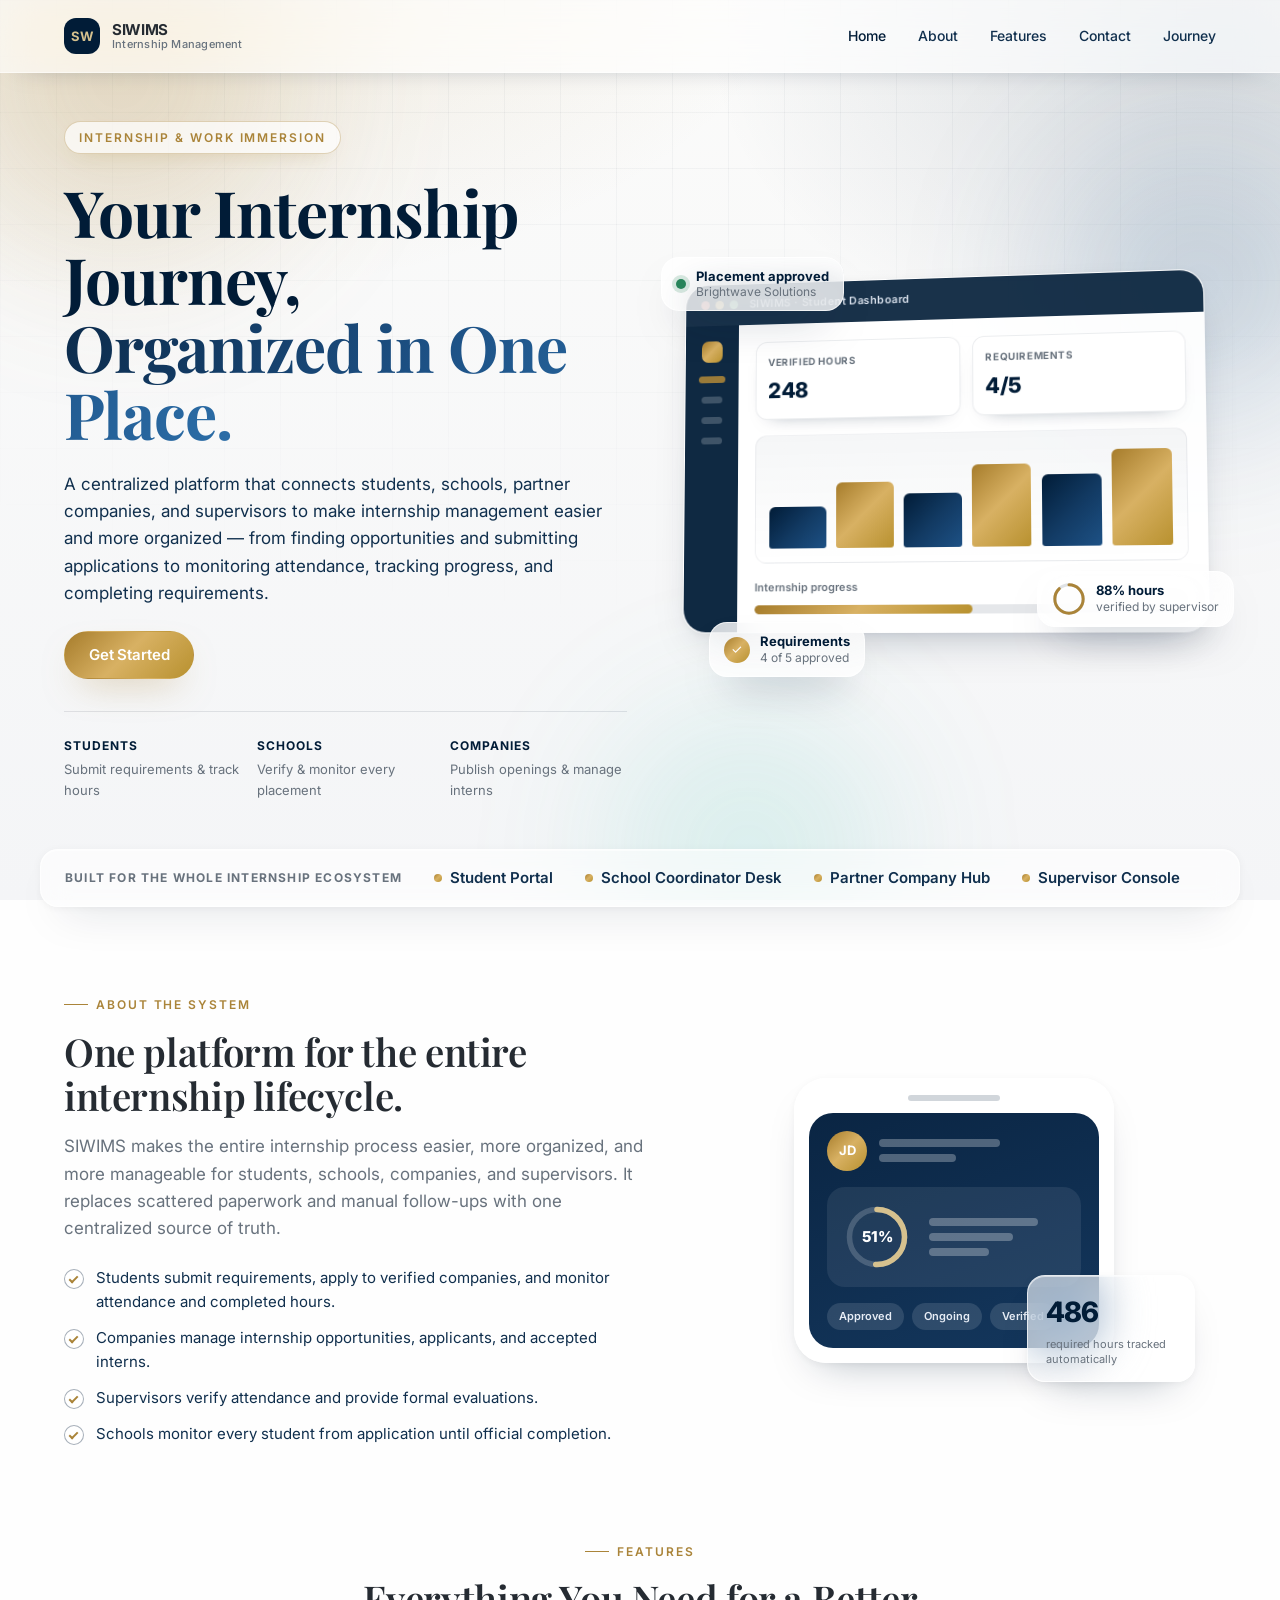
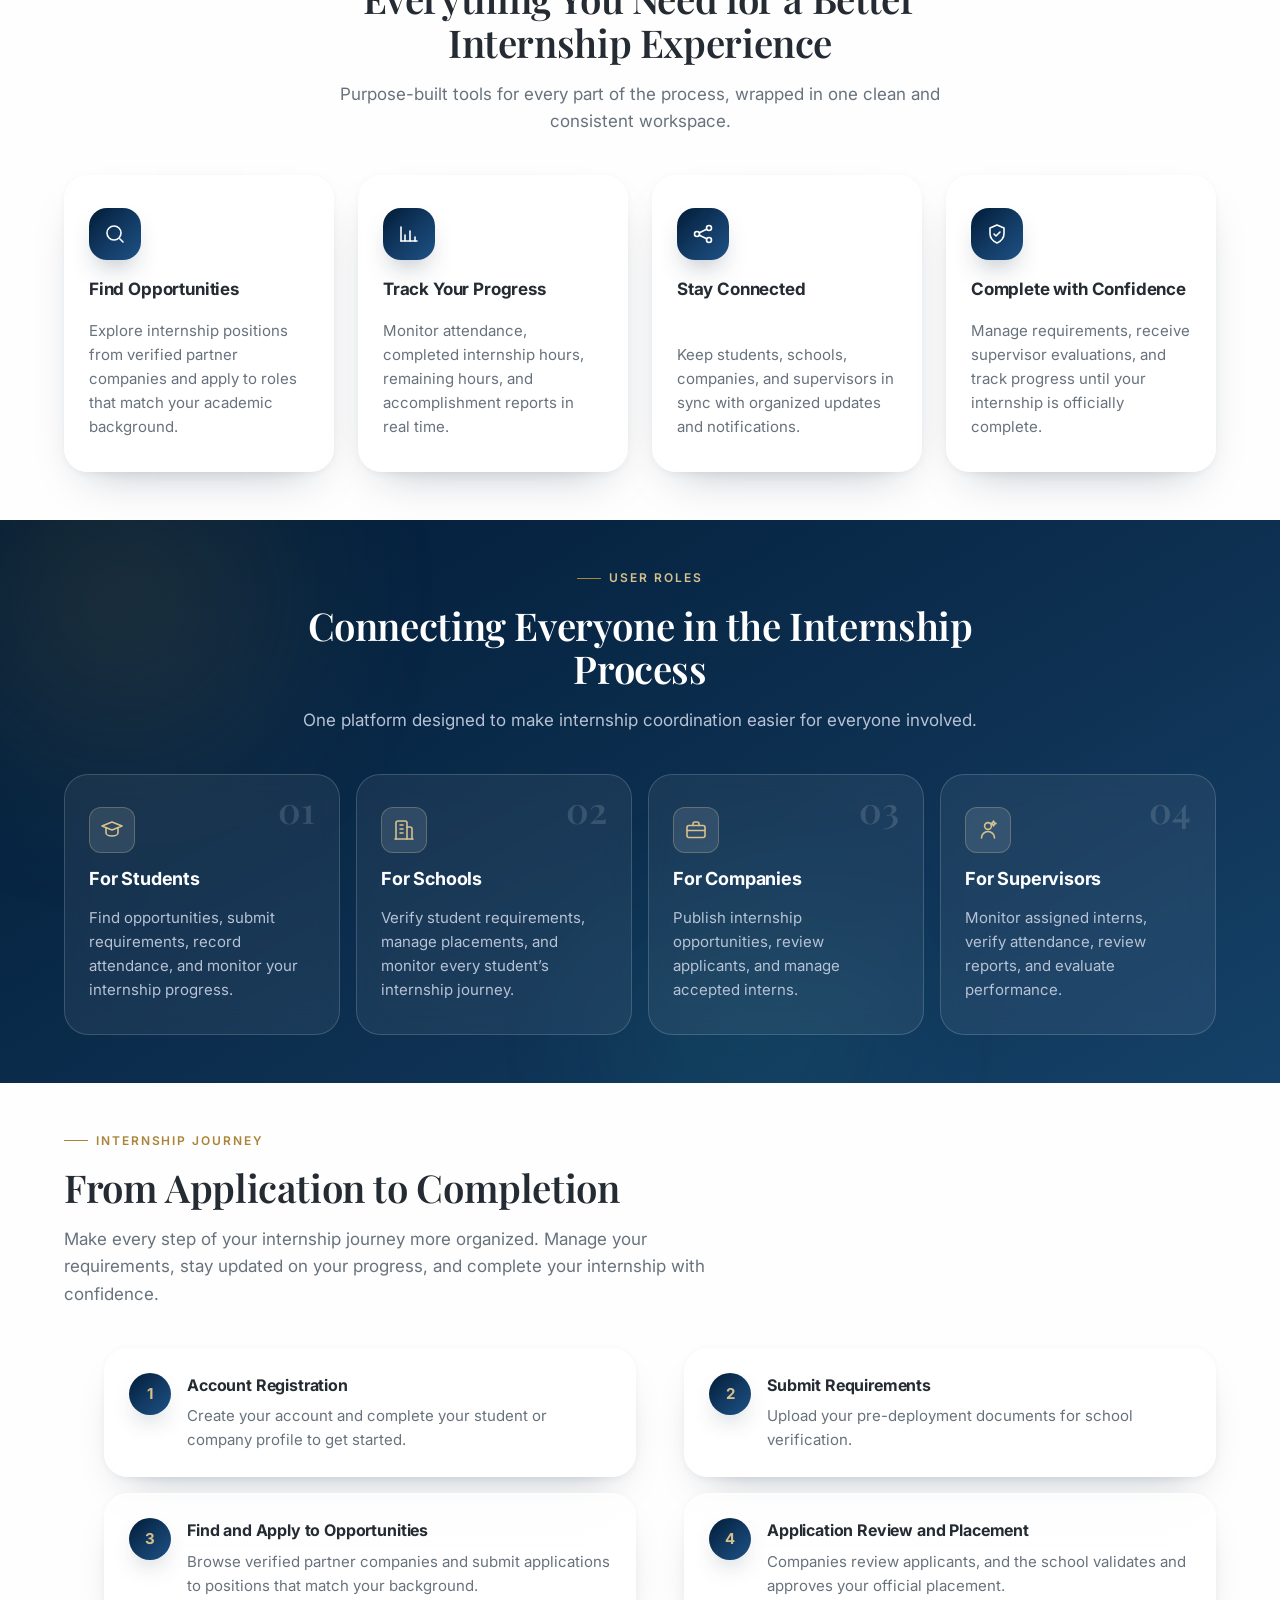
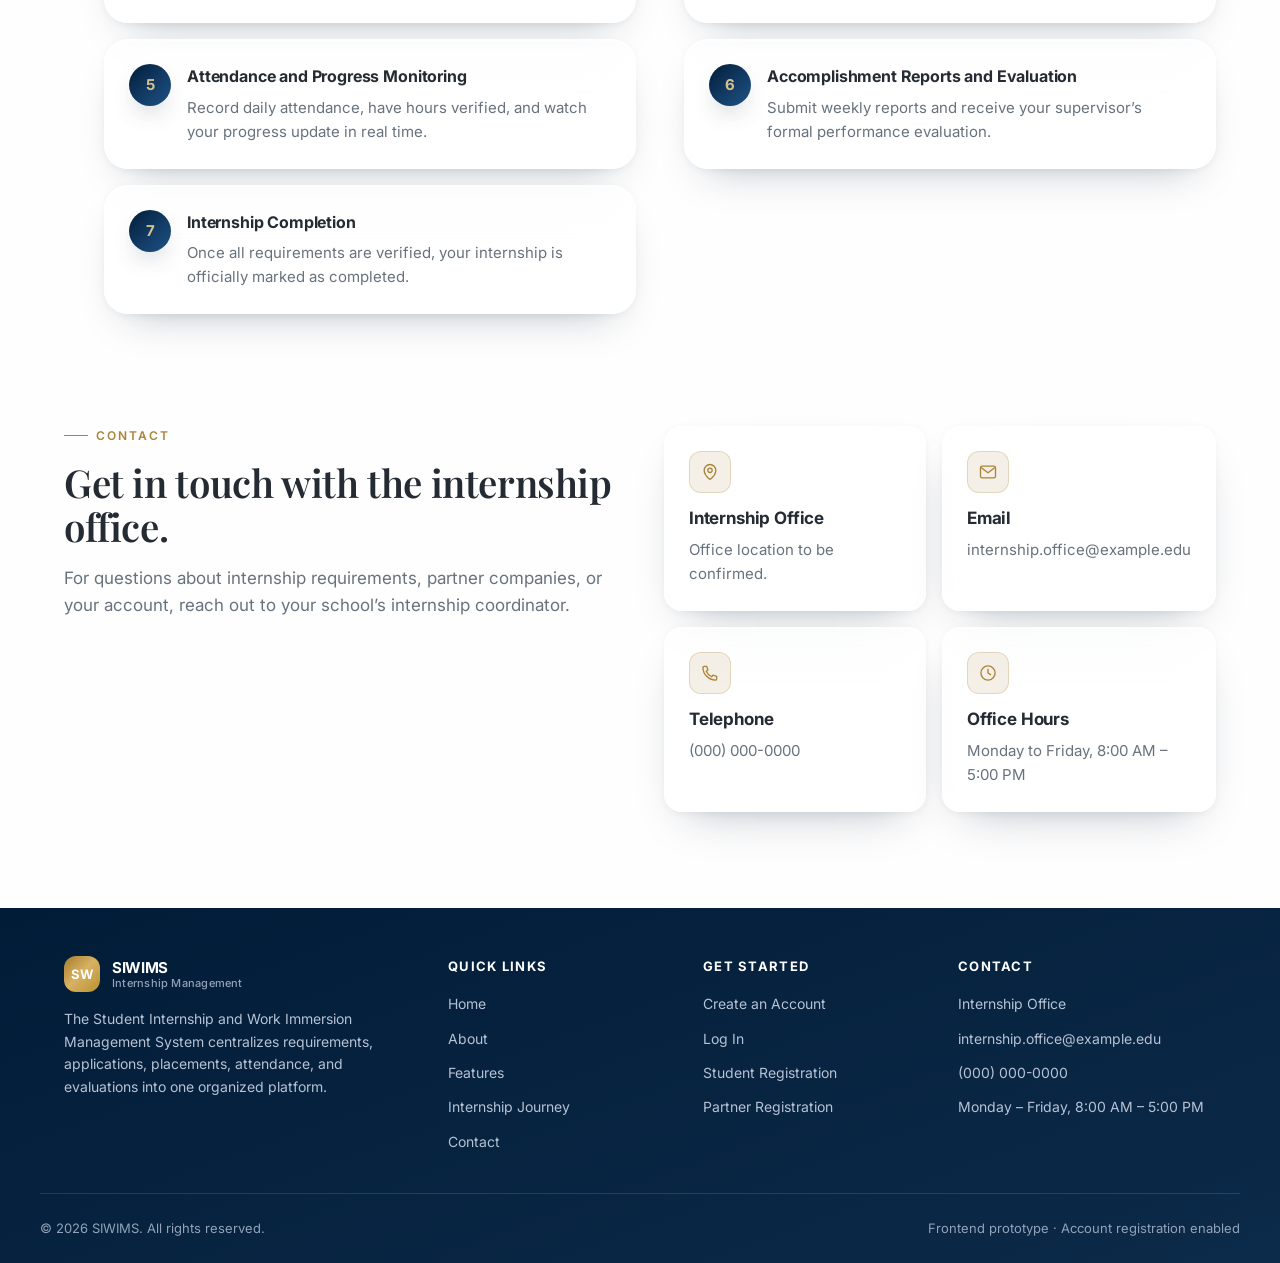
<file: index.html>
<!DOCTYPE html>
<html lang="en">
  <head>
    <meta charset="UTF-8" />
    <meta name="viewport" content="width=device-width, initial-scale=1.0" />
    <title>SIWIMS | Student Internship and Work Immersion Management System</title>
    <meta
      name="description"
      content="A centralized platform that connects students, schools, partner companies, and supervisors to make internship management easier and more organized."
    />
    <link rel="preconnect" href="https://fonts.googleapis.com" />
    <link rel="preconnect" href="https://fonts.gstatic.com" crossorigin />
    <link
      href="https://fonts.googleapis.com/css2?family=Inter:wght@400;500;600;700;800;900&family=Playfair+Display:wght@500;600;700&display=swap"
      rel="stylesheet"
    />
    <link rel="stylesheet" href="css/style.css" />
    <link rel="stylesheet" href="css/landing.css" />
    <script>
      document.documentElement.classList.add("js");
    </script>
  </head>
  <body>
    <a class="skip-link" href="#hero">Skip to content</a>

    <!-- ===================== Ambient backdrop ===================== -->
    <div class="ambient" aria-hidden="true">
      <span class="orb orb--a"></span>
      <span class="orb orb--b"></span>
      <span class="orb orb--c"></span>
    </div>

    <!-- ===================== Navigation ===================== -->
    <header class="site-header" id="siteHeader">
      <div class="container nav">
        <a class="brand" href="index.html" aria-label="SIWIMS home">
          <span class="brand-mark" aria-hidden="true">SW</span>
          <span class="brand-name">
            <strong>SIWIMS</strong>
            <span>Internship Management</span>
          </span>
        </a>

        <nav class="nav-links" id="navLinks" aria-label="Primary">
          <a href="#hero">Home</a>
          <a href="#about">About</a>
          <a href="#features">Features</a>
          <a href="#contact">Contact</a>
          <a href="#journey">Journey</a>
        </nav>

        <button
          class="nav-toggle"
          id="navToggle"
          type="button"
          aria-label="Toggle navigation menu"
          aria-expanded="false"
          aria-controls="mobileMenu"
        >
          <span></span><span></span><span></span>
        </button>
      </div>

      <div class="mobile-menu" id="mobileMenu" hidden>
        <a href="#hero">Home</a>
        <a href="#about">About</a>
        <a href="#features">Features</a>
        <a href="#contact">Contact</a>
        <a href="#journey">Internship Journey</a>
      </div>
    </header>

    <main>
      <!-- ===================== Hero ===================== -->
      <section class="hero" id="hero">
        <div class="container hero-grid">
          <div class="hero-content">
            <span class="eyebrow hero-eyebrow">Internship &amp; Work Immersion</span>
            <h1 class="display-title">
              Your Internship Journey,<br />
              <span class="gradient-text">Organized in One Place.</span>
            </h1>
            <p class="hero-lead">
              A centralized platform that connects students, schools, partner
              companies, and supervisors to make internship management easier
              and more organized &mdash; from finding opportunities and
              submitting applications to monitoring attendance, tracking
              progress, and completing requirements.
            </p>

            <div class="hero-actions">
              <a class="btn btn-accent" href="login.html">Get Started</a>
            </div>

            <dl class="hero-stats">
              <div>
                <dt>Students</dt>
                <dd>Submit requirements &amp; track hours</dd>
              </div>
              <div>
                <dt>Schools</dt>
                <dd>Verify &amp; monitor every placement</dd>
              </div>
              <div>
                <dt>Companies</dt>
                <dd>Publish openings &amp; manage interns</dd>
              </div>
            </dl>
          </div>

          <!-- Decorative product preview graphic -->
          <div class="hero-visual" aria-hidden="true">
            <div class="app-window glass">
              <div class="app-titlebar">
                <span class="win-dots"><i></i><i></i><i></i></span>
                <span class="win-title">SIWIMS &middot; Student Dashboard</span>
              </div>
              <div class="app-body">
                <aside class="app-side">
                  <span class="app-brand"><i></i></span>
                  <span class="app-nav is-on"></span>
                  <span class="app-nav"></span>
                  <span class="app-nav"></span>
                  <span class="app-nav"></span>
                </aside>
                <div class="app-main">
                  <div class="app-row">
                    <div class="app-mini">
                      <span class="app-mini-label">Verified Hours</span>
                      <span class="app-mini-value">248</span>
                    </div>
                    <div class="app-mini">
                      <span class="app-mini-label">Requirements</span>
                      <span class="app-mini-value">4/5</span>
                    </div>
                  </div>
                  <div class="app-chart">
                    <span style="--h: 42%"></span>
                    <span style="--h: 66%"></span>
                    <span style="--h: 54%"></span>
                    <span style="--h: 82%"></span>
                    <span style="--h: 71%"></span>
                    <span style="--h: 95%"></span>
                  </div>
                  <div class="app-progress">
                    <span class="app-progress-label">Internship progress</span>
                    <span class="app-progress-track"><i style="--w: 51%"></i></span>
                  </div>
                </div>
              </div>
            </div>

            <div class="float-chip float-chip--1">
              <span class="chip-dot"></span>
              <span><strong>Placement approved</strong>Brightwave Solutions</span>
            </div>

            <div class="float-chip float-chip--2">
              <span class="chip-ring">
                <svg viewBox="0 0 36 36">
                  <circle cx="18" cy="18" r="15" class="ring-track"></circle>
                  <circle cx="18" cy="18" r="15" pathLength="100" class="ring-fill" style="--p: 88"></circle>
                </svg>
              </span>
              <span><strong>88% hours</strong>verified by supervisor</span>
            </div>

            <div class="float-chip float-chip--3">
              <span class="chip-emoji" aria-hidden="true">&#10003;</span>
              <span><strong>Requirements</strong>4 of 5 approved</span>
            </div>
          </div>
        </div>

        <!-- Trust strip -->
        <div class="container trust-strip" data-reveal>
          <p class="trust-label">Built for the whole internship ecosystem</p>
          <ul class="trust-items">
            <li>Student Portal</li>
            <li>School Coordinator Desk</li>
            <li>Partner Company Hub</li>
            <li>Supervisor Console</li>
          </ul>
        </div>
      </section>

      <!-- ===================== About ===================== -->
      <section class="section about" id="about">
        <div class="container about-grid">
          <div class="about-copy" data-reveal>
            <span class="eyebrow">About the System</span>
            <h2 class="section-title">
              One platform for the entire internship lifecycle.
            </h2>
            <p class="section-subtitle">
              SIWIMS makes the entire internship process easier, more organized,
              and more manageable for students, schools, companies, and
              supervisors. It replaces scattered paperwork and manual follow-ups
              with one centralized source of truth.
            </p>
            <ul class="about-list">
              <li>
                <span aria-hidden="true" class="about-tick"></span>
                Students submit requirements, apply to verified companies, and
                monitor attendance and completed hours.
              </li>
              <li>
                <span aria-hidden="true" class="about-tick"></span>
                Companies manage internship opportunities, applicants, and
                accepted interns.
              </li>
              <li>
                <span aria-hidden="true" class="about-tick"></span>
                Supervisors verify attendance and provide formal evaluations.
              </li>
              <li>
                <span aria-hidden="true" class="about-tick"></span>
                Schools monitor every student from application until official
                completion.
              </li>
            </ul>
          </div>

          <div class="about-visual" data-reveal data-reveal-delay="2">
            <div class="about-card glass mobile-frame">
              <div class="frame-notch"></div>
              <div class="frame-screen">
                <div class="frame-head">
                  <span class="frame-avatar">JD</span>
                  <span class="frame-lines">
                    <i style="--w: 60%"></i>
                    <i style="--w: 38%"></i>
                  </span>
                </div>
                <div class="frame-ring-row">
                  <span class="ring-big">
                    <svg viewBox="0 0 42 42">
                      <circle cx="21" cy="21" r="17" class="ring-track"></circle>
                      <circle cx="21" cy="21" r="17" pathLength="100" class="ring-fill" style="--p: 51"></circle>
                    </svg>
                    <b>51%</b>
                  </span>
                  <span class="frame-ring-meta">
                    <i style="--w: 80%"></i>
                    <i style="--w: 62%"></i>
                    <i style="--w: 44%"></i>
                  </span>
                </div>
                <div class="frame-pills">
                  <span class="pill-soft">Approved</span>
                  <span class="pill-soft">Ongoing</span>
                  <span class="pill-soft">Verified</span>
                </div>
              </div>
            </div>
            <div class="about-badge glass">
              <span class="about-badge-num">486</span>
              <span class="about-badge-label">required hours tracked automatically</span>
            </div>
          </div>
        </div>
      </section>

      <!-- ===================== Features ===================== -->
      <section class="section features" id="features">
        <div class="container">
          <div class="section-head section-head--center" data-reveal>
            <span class="eyebrow">Features</span>
            <h2 class="section-title">
              Everything You Need for a Better Internship Experience
            </h2>
            <p class="section-subtitle">
              Purpose-built tools for every part of the process, wrapped in one
              clean and consistent workspace.
            </p>
          </div>

          <div class="feature-grid">
            <article class="feature-card glass lift" data-reveal>
              <span class="feature-icon" aria-hidden="true">
                <svg viewBox="0 0 24 24" fill="none" stroke="currentColor" stroke-width="1.6" stroke-linecap="round" stroke-linejoin="round">
                  <circle cx="11" cy="11" r="7" />
                  <path d="m20 20-3.2-3.2" />
                </svg>
              </span>
              <h3 class="feature-title">Find Opportunities</h3>
              <p class="card-text">
                Explore internship positions from verified partner companies and
                apply to roles that match your academic background.
              </p>
            </article>

            <article class="feature-card glass lift" data-reveal data-reveal-delay="1">
              <span class="feature-icon" aria-hidden="true">
                <svg viewBox="0 0 24 24" fill="none" stroke="currentColor" stroke-width="1.6" stroke-linecap="round" stroke-linejoin="round">
                  <path d="M4 19V5" />
                  <path d="M4 19h16" />
                  <path d="M8 19v-6" />
                  <path d="M13 19V9" />
                  <path d="M18 19v-4" />
                </svg>
              </span>
              <h3 class="feature-title">Track Your Progress</h3>
              <p class="card-text">
                Monitor attendance, completed internship hours, remaining hours,
                and accomplishment reports in real time.
              </p>
            </article>

            <article class="feature-card glass lift" data-reveal data-reveal-delay="2">
              <span class="feature-icon" aria-hidden="true">
                <svg viewBox="0 0 24 24" fill="none" stroke="currentColor" stroke-width="1.6" stroke-linecap="round" stroke-linejoin="round">
                  <circle cx="6" cy="12" r="2.5" />
                  <circle cx="18" cy="6" r="2.5" />
                  <circle cx="18" cy="18" r="2.5" />
                  <path d="m8.4 10.8 7.2-3.6" />
                  <path d="m8.4 13.2 7.2 3.6" />
                </svg>
              </span>
              <h3 class="feature-title">Stay Connected</h3>
              <p class="card-text">
                Keep students, schools, companies, and supervisors in sync with
                organized updates and notifications.
              </p>
            </article>

            <article class="feature-card glass lift" data-reveal data-reveal-delay="3">
              <span class="feature-icon" aria-hidden="true">
                <svg viewBox="0 0 24 24" fill="none" stroke="currentColor" stroke-width="1.6" stroke-linecap="round" stroke-linejoin="round">
                  <path d="M12 3 5 6v5.5c0 4.2 2.9 7.6 7 9.5 4.1-1.9 7-5.3 7-9.5V6z" />
                  <path d="m9 12 2 2 4-4" />
                </svg>
              </span>
              <h3 class="feature-title">Complete with Confidence</h3>
              <p class="card-text">
                Manage requirements, receive supervisor evaluations, and track
                progress until your internship is officially complete.
              </p>
            </article>
          </div>
        </div>
      </section>

      <!-- ===================== User Roles ===================== -->
      <section class="section roles" id="roles">
        <div class="roles-bg" aria-hidden="true">
          <span class="orb orb--a" style="opacity: 0.35"></span>
          <span class="orb orb--c" style="opacity: 0.3"></span>
        </div>
        <div class="container">
          <div class="section-head section-head--center" data-reveal>
            <span class="eyebrow">User Roles</span>
            <h2 class="section-title">Connecting Everyone in the Internship Process</h2>
            <p class="section-subtitle">
              One platform designed to make internship coordination easier for
              everyone involved.
            </p>
          </div>

          <div class="role-grid">
            <article class="role-card glass--soft" data-reveal>
              <span class="role-index">01</span>
              <span class="role-icon" aria-hidden="true">
                <svg viewBox="0 0 24 24" fill="none" stroke="currentColor" stroke-width="1.6" stroke-linecap="round" stroke-linejoin="round"><path d="M12 4 2 8l10 4 10-4z"/><path d="M6 10v5c0 1.7 2.7 3 6 3s6-1.3 6-3v-5"/></svg>
              </span>
              <h3 class="role-title">For Students</h3>
              <p class="card-text">
                Find opportunities, submit requirements, record attendance, and
                monitor your internship progress.
              </p>
            </article>

            <article class="role-card glass--soft" data-reveal data-reveal-delay="1">
              <span class="role-index">02</span>
              <span class="role-icon" aria-hidden="true">
                <svg viewBox="0 0 24 24" fill="none" stroke="currentColor" stroke-width="1.6" stroke-linecap="round" stroke-linejoin="round"><path d="M4 21V5a2 2 0 0 1 2-2h7a2 2 0 0 1 2 2v16"/><path d="M15 9h3a2 2 0 0 1 2 2v10"/><path d="M8 7h3M8 11h3M8 15h3"/><path d="M3 21h18"/></svg>
              </span>
              <h3 class="role-title">For Schools</h3>
              <p class="card-text">
                Verify student requirements, manage placements, and monitor every
                student&rsquo;s internship journey.
              </p>
            </article>

            <article class="role-card glass--soft" data-reveal data-reveal-delay="2">
              <span class="role-index">03</span>
              <span class="role-icon" aria-hidden="true">
                <svg viewBox="0 0 24 24" fill="none" stroke="currentColor" stroke-width="1.6" stroke-linecap="round" stroke-linejoin="round"><rect x="3" y="7.5" width="18" height="12" rx="2"/><path d="M9 7.5V6a2 2 0 0 1 2-2h2a2 2 0 0 1 2 2v1.5"/><path d="M3 12.5h18"/></svg>
              </span>
              <h3 class="role-title">For Companies</h3>
              <p class="card-text">
                Publish internship opportunities, review applicants, and manage
                accepted interns.
              </p>
            </article>

            <article class="role-card glass--soft" data-reveal data-reveal-delay="3">
              <span class="role-index">04</span>
              <span class="role-icon" aria-hidden="true">
                <svg viewBox="0 0 24 24" fill="none" stroke="currentColor" stroke-width="1.6" stroke-linecap="round" stroke-linejoin="round"><circle cx="12" cy="8" r="3.4"/><path d="M5.5 20a6.5 6.5 0 0 1 13 0"/><path d="m17.5 3 .8 1.7 1.7.8-1.7.8-.8 1.7-.8-1.7-1.7-.8 1.7-.8z"/></svg>
              </span>
              <h3 class="role-title">For Supervisors</h3>
              <p class="card-text">
                Monitor assigned interns, verify attendance, review reports, and
                evaluate performance.
              </p>
            </article>
          </div>
        </div>
      </section>

      <!-- ===================== Internship Journey ===================== -->
      <section class="section journey" id="journey">
        <div class="container">
          <div class="section-head" data-reveal>
            <span class="eyebrow">Internship Journey</span>
            <h2 class="section-title">From Application to Completion</h2>
            <p class="section-subtitle">
              Make every step of your internship journey more organized. Manage
              your requirements, stay updated on your progress, and complete your
              internship with confidence.
            </p>
          </div>

          <ol class="timeline">
            <li class="timeline-item glass" data-reveal>
              <span class="timeline-marker">1</span>
              <div class="timeline-body">
                <h3 class="timeline-title">Account Registration</h3>
                <p class="card-text">
                  Create your account and complete your student or company
                  profile to get started.
                </p>
              </div>
            </li>
            <li class="timeline-item glass" data-reveal data-reveal-delay="1">
              <span class="timeline-marker">2</span>
              <div class="timeline-body">
                <h3 class="timeline-title">Submit Requirements</h3>
                <p class="card-text">
                  Upload your pre-deployment documents for school verification.
                </p>
              </div>
            </li>
            <li class="timeline-item glass" data-reveal data-reveal-delay="2">
              <span class="timeline-marker">3</span>
              <div class="timeline-body">
                <h3 class="timeline-title">Find and Apply to Opportunities</h3>
                <p class="card-text">
                  Browse verified partner companies and submit applications to
                  positions that match your background.
                </p>
              </div>
            </li>
            <li class="timeline-item glass" data-reveal data-reveal-delay="3">
              <span class="timeline-marker">4</span>
              <div class="timeline-body">
                <h3 class="timeline-title">Application Review and Placement</h3>
                <p class="card-text">
                  Companies review applicants, and the school validates and
                  approves your official placement.
                </p>
              </div>
            </li>
            <li class="timeline-item glass" data-reveal>
              <span class="timeline-marker">5</span>
              <div class="timeline-body">
                <h3 class="timeline-title">Attendance and Progress Monitoring</h3>
                <p class="card-text">
                  Record daily attendance, have hours verified, and watch your
                  progress update in real time.
                </p>
              </div>
            </li>
            <li class="timeline-item glass" data-reveal data-reveal-delay="1">
              <span class="timeline-marker">6</span>
              <div class="timeline-body">
                <h3 class="timeline-title">Accomplishment Reports and Evaluation</h3>
                <p class="card-text">
                  Submit weekly reports and receive your supervisor&rsquo;s formal
                  performance evaluation.
                </p>
              </div>
            </li>
            <li class="timeline-item glass" data-reveal data-reveal-delay="2">
              <span class="timeline-marker">7</span>
              <div class="timeline-body">
                <h3 class="timeline-title">Internship Completion</h3>
                <p class="card-text">
                  Once all requirements are verified, your internship is
                  officially marked as completed.
                </p>
              </div>
            </li>
          </ol>
        </div>
      </section>

      <!-- ===================== Contact ===================== -->
      <section class="section contact" id="contact">
        <div class="container contact-grid">
          <div data-reveal>
            <span class="eyebrow">Contact</span>
            <h2 class="section-title">Get in touch with the internship office.</h2>
            <p class="section-subtitle">
              For questions about internship requirements, partner companies, or
              your account, reach out to your school&rsquo;s internship
              coordinator.
            </p>
          </div>

          <div class="contact-cards">
            <div class="contact-card glass" data-reveal>
              <span class="contact-icon" aria-hidden="true">
                <svg viewBox="0 0 24 24" fill="none" stroke="currentColor" stroke-width="1.6" stroke-linecap="round" stroke-linejoin="round"><path d="M12 21s-7-5.2-7-11a7 7 0 0 1 14 0c0 5.8-7 11-7 11Z"/><circle cx="12" cy="10" r="2.6"/></svg>
              </span>
              <h3 class="card-title">Internship Office</h3>
              <p class="card-text">Office location to be confirmed.</p>
            </div>
            <div class="contact-card glass" data-reveal data-reveal-delay="1">
              <span class="contact-icon" aria-hidden="true">
                <svg viewBox="0 0 24 24" fill="none" stroke="currentColor" stroke-width="1.6" stroke-linecap="round" stroke-linejoin="round"><rect x="3" y="5" width="18" height="14" rx="2"/><path d="m4 7 8 6 8-6"/></svg>
              </span>
              <h3 class="card-title">Email</h3>
              <p class="card-text">internship.office@example.edu</p>
            </div>
            <div class="contact-card glass" data-reveal data-reveal-delay="2">
              <span class="contact-icon" aria-hidden="true">
                <svg viewBox="0 0 24 24" fill="none" stroke="currentColor" stroke-width="1.6" stroke-linecap="round" stroke-linejoin="round"><path d="M5 4h3l1.5 4.5L7.5 10a12 12 0 0 0 6.5 6.5l1.5-2L20 16v3a1.5 1.5 0 0 1-1.6 1.5A15.5 15.5 0 0 1 3.5 5.6 1.5 1.5 0 0 1 5 4Z"/></svg>
              </span>
              <h3 class="card-title">Telephone</h3>
              <p class="card-text">(000) 000-0000</p>
            </div>
            <div class="contact-card glass" data-reveal data-reveal-delay="3">
              <span class="contact-icon" aria-hidden="true">
                <svg viewBox="0 0 24 24" fill="none" stroke="currentColor" stroke-width="1.6" stroke-linecap="round" stroke-linejoin="round"><circle cx="12" cy="12" r="8.5"/><path d="M12 7.5V12l3 2"/></svg>
              </span>
              <h3 class="card-title">Office Hours</h3>
              <p class="card-text">Monday to Friday, 8:00 AM &ndash; 5:00 PM</p>
            </div>
          </div>
        </div>
      </section>
    </main>

    <!-- ===================== Footer ===================== -->
    <footer class="site-footer">
      <div class="container footer-grid">
        <div class="footer-brand">
          <a class="brand" href="index.html">
            <span class="brand-mark" aria-hidden="true">SW</span>
            <span class="brand-name">
              <strong>SIWIMS</strong>
              <span>Internship Management</span>
            </span>
          </a>
          <p class="footer-desc">
            The Student Internship and Work Immersion Management System
            centralizes requirements, applications, placements, attendance, and
            evaluations into one organized platform.
          </p>
        </div>

        <div class="footer-col">
          <h3 class="footer-heading">Quick Links</h3>
          <ul>
            <li><a href="#hero">Home</a></li>
            <li><a href="#about">About</a></li>
            <li><a href="#features">Features</a></li>
            <li><a href="#journey">Internship Journey</a></li>
            <li><a href="#contact">Contact</a></li>
          </ul>
        </div>

        <div class="footer-col">
          <h3 class="footer-heading">Get Started</h3>
          <ul>
            <li><a href="register.html">Create an Account</a></li>
            <li><a href="login.html">Log In</a></li>
            <li><a href="register.html">Student Registration</a></li>
            <li><a href="register.html">Partner Registration</a></li>
          </ul>
        </div>

        <div class="footer-col">
          <h3 class="footer-heading">Contact</h3>
          <ul>
            <li>Internship Office</li>
            <li>internship.office@example.edu</li>
            <li>(000) 000-0000</li>
            <li>Monday &ndash; Friday, 8:00 AM &ndash; 5:00 PM</li>
          </ul>
        </div>
      </div>

      <div class="container footer-bottom">
        <p>&copy; <span id="footerYear">2026</span> SIWIMS. All rights reserved.</p>
        <p class="footer-note">Frontend prototype &middot; Account registration enabled</p>
      </div>
    </footer>

    <script src="js/landing.js"></script>
  </body>
</html>
</file>
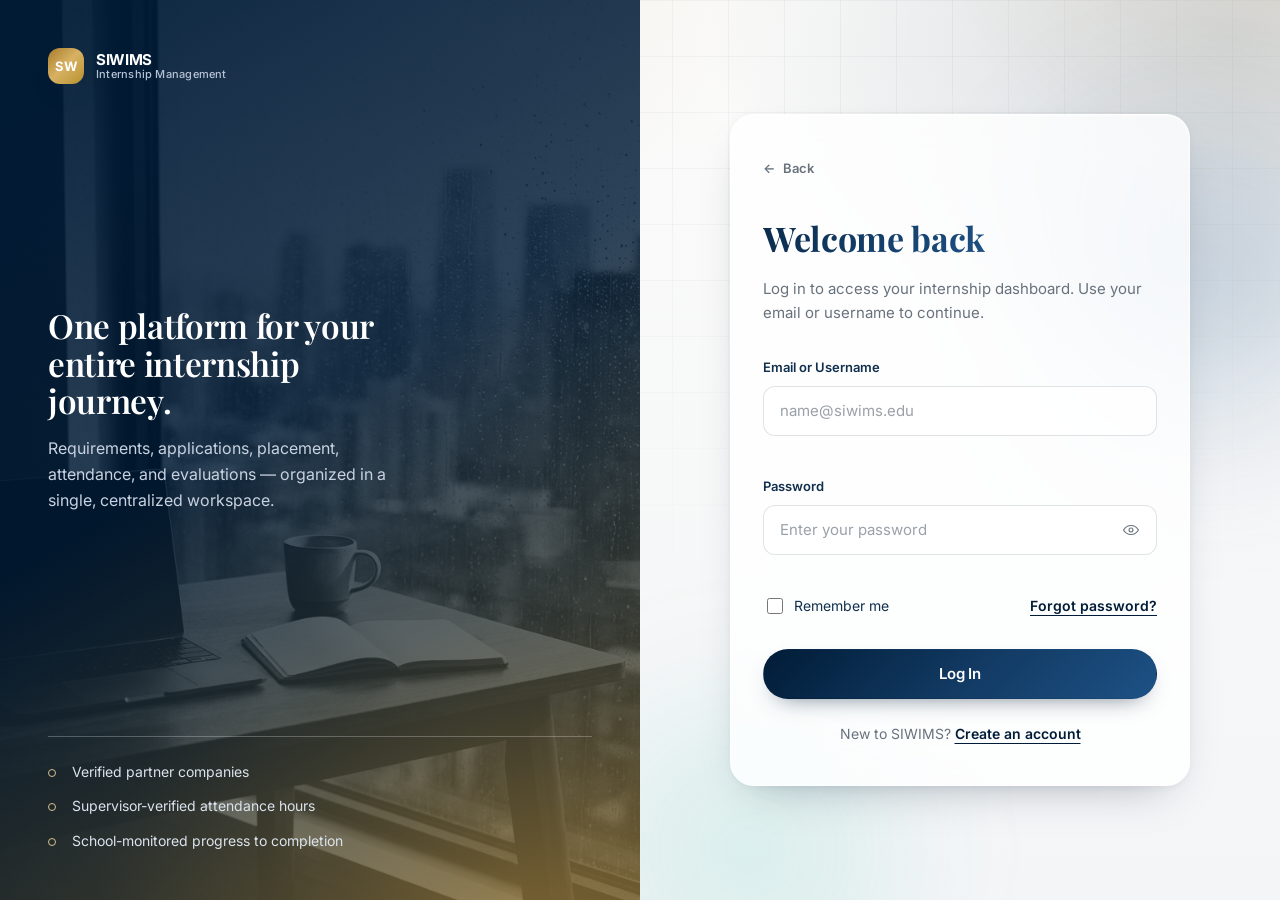
<file: login.html>
<!DOCTYPE html>
<html lang="en">
  <head>
    <meta charset="UTF-8" />
    <meta name="viewport" content="width=device-width, initial-scale=1.0" />
    <title>Log In | SIWIMS</title>
    <link rel="preconnect" href="https://fonts.googleapis.com" />
    <link rel="preconnect" href="https://fonts.gstatic.com" crossorigin />
    <link
      href="https://fonts.googleapis.com/css2?family=Inter:wght@400;500;600;700;800&family=Playfair+Display:wght@500;600;700&display=swap"
      rel="stylesheet"
    />
    <link rel="stylesheet" href="css/style.css" />
    <link rel="stylesheet" href="css/login.css" />
  </head>
  <body class="login-body">
    <div class="ambient" aria-hidden="true">
      <span class="orb orb--a"></span>
      <span class="orb orb--b"></span>
      <span class="orb orb--c"></span>
    </div>

    <main class="login-shell">
      <!-- ==================== Brand panel ==================== -->
      <section class="login-aside" aria-label="About SIWIMS">
        <img
          class="login-aside-image"
          src="assets/images/login-side.jpg"
          alt="Minimal modern workspace with a laptop and notebook"
        />
        <div class="login-aside-overlay">
          <a class="brand login-brand" href="index.html">
            <span class="brand-mark" aria-hidden="true">SW</span>
            <span class="brand-name">
              <strong>SIWIMS</strong>
              <span>Internship Management</span>
            </span>
          </a>

          <div class="login-aside-copy">
            <h2>One platform for your entire internship journey.</h2>
            <p>
              Requirements, applications, placement, attendance, and
              evaluations &mdash; organized in a single, centralized workspace.
            </p>
          </div>

          <ul class="login-aside-points">
            <li>Verified partner companies</li>
            <li>Supervisor-verified attendance hours</li>
            <li>School-monitored progress to completion</li>
          </ul>
        </div>
      </section>

      <!-- ==================== Form panel ==================== -->
      <section class="login-main">
        <div class="login-card glass glass--strong">
          <a class="login-back" href="index.html" data-back>
            <span aria-hidden="true">&larr;</span> Back
          </a>

          <header class="login-header">
            <span class="brand login-mobile-brand">
              <span class="brand-mark" aria-hidden="true">SW</span>
              <span class="brand-name"><strong>SIWIMS</strong></span>
            </span>
            <h1 class="login-title">Welcome back</h1>
            <p class="login-subtitle">
              Log in to access your internship dashboard. Use your email or
              username to continue.
            </p>
          </header>

          <div
            id="loginAlert"
            class="alert alert--error"
            role="alert"
            aria-live="polite"
            hidden
          >
            <span id="loginAlertText"></span>
          </div>

          <form id="loginForm" class="login-form" novalidate>
            <div class="form-field">
              <label class="form-label" for="identifier">Email or Username</label>
              <input
                class="form-control"
                type="text"
                id="identifier"
                name="identifier"
                autocomplete="username"
                placeholder="name@siwims.edu"
                aria-describedby="identifierError"
                required
              />
              <p class="form-error" id="identifierError" aria-live="polite"></p>
            </div>

            <div class="form-field">
              <label class="form-label" for="password">Password</label>
              <div class="password-wrap">
                <input
                  class="form-control"
                  type="password"
                  id="password"
                  name="password"
                  autocomplete="current-password"
                  placeholder="Enter your password"
                  aria-describedby="passwordError"
                  required
                />
                <button
                  class="password-toggle"
                  type="button"
                  id="passwordToggle"
                  aria-label="Show password"
                  aria-pressed="false"
                >
                  <svg
                    class="icon-eye"
                    viewBox="0 0 24 24"
                    fill="none"
                    stroke="currentColor"
                    stroke-width="1.5"
                    stroke-linecap="round"
                    stroke-linejoin="round"
                    aria-hidden="true"
                  >
                    <path d="M2 12s3.6-6 10-6 10 6 10 6-3.6 6-10 6-10-6-10-6Z" />
                    <circle cx="12" cy="12" r="2.6" />
                  </svg>
                  <svg
                    class="icon-eye-off"
                    viewBox="0 0 24 24"
                    fill="none"
                    stroke="currentColor"
                    stroke-width="1.5"
                    stroke-linecap="round"
                    stroke-linejoin="round"
                    aria-hidden="true"
                    hidden
                  >
                    <path d="M3 3l18 18" />
                    <path d="M10.6 6.2A9.7 9.7 0 0 1 12 6c6.4 0 10 6 10 6a17 17 0 0 1-3.3 3.9" />
                    <path d="M6.3 7.5A16.6 16.6 0 0 0 2 12s3.6 6 10 6a9.6 9.6 0 0 0 3.7-.7" />
                  </svg>
                </button>
              </div>
              <p class="form-error" id="passwordError" aria-live="polite"></p>
            </div>

            <div class="login-row">
              <label class="checkbox">
                <input type="checkbox" id="rememberMe" name="rememberMe" />
                <span>Remember me</span>
              </label>
              <a class="btn-link" href="#" id="forgotPassword">Forgot password?</a>
            </div>

            <button class="btn btn-primary login-submit" type="submit" id="loginSubmit">
              Log In
            </button>
          </form>

          <p class="login-signup">
            New to SIWIMS?
            <a class="btn-link" href="register.html">Create an account</a>
          </p>
        </div>
      </section>
    </main>

    <script src="js/auth.js"></script>
    <script src="js/login.js"></script>
  </body>
</html>
</file>
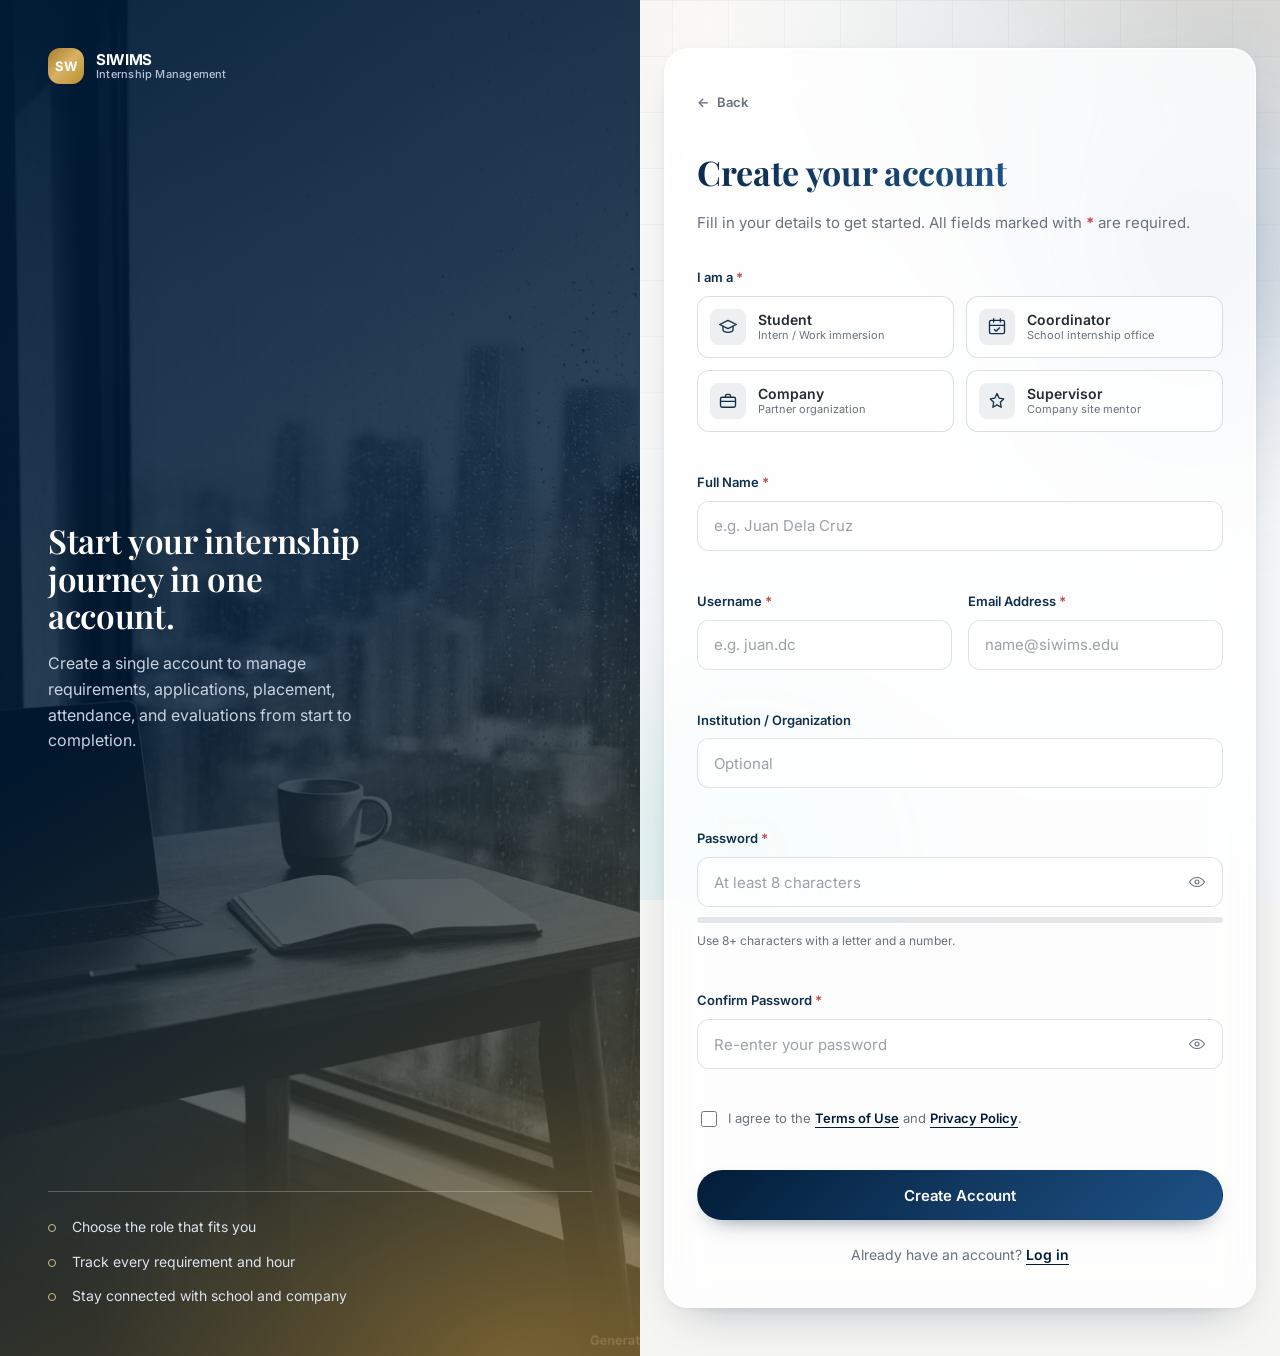
<file: register.html>
<!DOCTYPE html>
<html lang="en">
  <head>
    <meta charset="UTF-8" />
    <meta name="viewport" content="width=device-width, initial-scale=1.0" />
    <title>Create Account | SIWIMS</title>
    <link rel="preconnect" href="https://fonts.googleapis.com" />
    <link rel="preconnect" href="https://fonts.gstatic.com" crossorigin />
    <link
      href="https://fonts.googleapis.com/css2?family=Inter:wght@400;500;600;700;800&family=Playfair+Display:wght@500;600;700&display=swap"
      rel="stylesheet"
    />
    <link rel="stylesheet" href="css/style.css" />
    <link rel="stylesheet" href="css/login.css" />
  </head>
  <body class="login-body">
    <div class="ambient" aria-hidden="true">
      <span class="orb orb--a"></span>
      <span class="orb orb--b"></span>
      <span class="orb orb--c"></span>
    </div>

    <main class="login-shell">
      <!-- ==================== Brand panel ==================== -->
      <section class="login-aside" aria-label="About SIWIMS">
        <img
          class="login-aside-image"
          src="assets/images/login-side.jpg"
          alt="Minimal modern workspace with a laptop and notebook"
        />
        <div class="login-aside-overlay">
          <a class="brand login-brand" href="index.html">
            <span class="brand-mark" aria-hidden="true">SW</span>
            <span class="brand-name">
              <strong>SIWIMS</strong>
              <span>Internship Management</span>
            </span>
          </a>

          <div class="login-aside-copy">
            <h2>Start your internship journey in one account.</h2>
            <p>
              Create a single account to manage requirements, applications,
              placement, attendance, and evaluations from start to completion.
            </p>
          </div>

          <ul class="login-aside-points">
            <li>Choose the role that fits you</li>
            <li>Track every requirement and hour</li>
            <li>Stay connected with school and company</li>
          </ul>
        </div>
      </section>

      <!-- ==================== Form panel ==================== -->
      <section class="login-main">
        <div class="login-card login-card--wide glass glass--strong">
          <a class="login-back" href="index.html" data-back>
            <span aria-hidden="true">&larr;</span> Back
          </a>

          <header class="login-header">
            <span class="brand login-mobile-brand">
              <span class="brand-mark" aria-hidden="true">SW</span>
              <span class="brand-name"><strong>SIWIMS</strong></span>
            </span>
            <h1 class="login-title">Create your account</h1>
            <p class="login-subtitle">
              Fill in your details to get started. All fields marked with
              <span class="req-dot" aria-hidden="true">*</span> are required.
            </p>
          </header>

          <div
            id="registerAlert"
            class="alert alert--error"
            role="alert"
            aria-live="polite"
            hidden
          >
            <span id="registerAlertText"></span>
          </div>

          <form id="registerForm" class="login-form" novalidate>
            <!-- Role picker -->
            <div class="form-field">
              <span class="form-label" id="roleLabel">
                I am a <span class="req-dot" aria-hidden="true">*</span>
              </span>
              <div class="role-picker" role="radiogroup" aria-labelledby="roleLabel">
                <label class="role-option">
                  <input type="radio" name="role" value="student" />
                  <span class="role-option-body">
                    <span class="role-option-icon" aria-hidden="true">
                      <svg viewBox="0 0 24 24" fill="none" stroke="currentColor" stroke-width="1.6" stroke-linecap="round" stroke-linejoin="round"><path d="M12 4 2 9l10 5 10-5-10-5Z"/><path d="M6 11v5c0 1 2.7 2.5 6 2.5s6-1.5 6-2.5v-5"/></svg>
                    </span>
                    <span class="role-option-text">
                      <strong>Student</strong>
                      <small>Intern / Work immersion</small>
                    </span>
                  </span>
                </label>

                <label class="role-option">
                  <input type="radio" name="role" value="coordinator" />
                  <span class="role-option-body">
                    <span class="role-option-icon" aria-hidden="true">
                      <svg viewBox="0 0 24 24" fill="none" stroke="currentColor" stroke-width="1.6" stroke-linecap="round" stroke-linejoin="round"><rect x="3" y="4" width="18" height="16" rx="2"/><path d="M8 2v4M16 2v4M3 10h18"/><path d="M9 15l2 2 4-4"/></svg>
                    </span>
                    <span class="role-option-text">
                      <strong>Coordinator</strong>
                      <small>School internship office</small>
                    </span>
                  </span>
                </label>

                <label class="role-option">
                  <input type="radio" name="role" value="company" />
                  <span class="role-option-body">
                    <span class="role-option-icon" aria-hidden="true">
                      <svg viewBox="0 0 24 24" fill="none" stroke="currentColor" stroke-width="1.6" stroke-linecap="round" stroke-linejoin="round"><rect x="3" y="7.5" width="18" height="12" rx="2"/><path d="M9 7.5V6a2 2 0 0 1 2-2h2a2 2 0 0 1 2 2v1.5"/><path d="M3 12.5h18"/></svg>
                    </span>
                    <span class="role-option-text">
                      <strong>Company</strong>
                      <small>Partner organization</small>
                    </span>
                  </span>
                </label>

                <label class="role-option">
                  <input type="radio" name="role" value="supervisor" />
                  <span class="role-option-body">
                    <span class="role-option-icon" aria-hidden="true">
                      <svg viewBox="0 0 24 24" fill="none" stroke="currentColor" stroke-width="1.6" stroke-linecap="round" stroke-linejoin="round"><path d="M12 3l2.5 5.5L20 9.5l-4 4 1 6-5-2.8L7 19.5l1-6-4-4 5.5-1z"/></svg>
                    </span>
                    <span class="role-option-text">
                      <strong>Supervisor</strong>
                      <small>Company site mentor</small>
                    </span>
                  </span>
                </label>
              </div>
              <p class="form-error" id="roleError" aria-live="polite"></p>
            </div>

            <div class="form-field">
              <label class="form-label" for="fullName">
                Full Name <span class="req-dot" aria-hidden="true">*</span>
              </label>
              <input
                class="form-control"
                type="text"
                id="fullName"
                name="fullName"
                autocomplete="name"
                placeholder="e.g. Juan Dela Cruz"
                aria-describedby="fullNameError"
                required
              />
              <p class="form-error" id="fullNameError" aria-live="polite"></p>
            </div>

            <div class="form-row-2">
              <div class="form-field">
                <label class="form-label" for="username">
                  Username <span class="req-dot" aria-hidden="true">*</span>
                </label>
                <input
                  class="form-control"
                  type="text"
                  id="username"
                  name="username"
                  autocomplete="username"
                  placeholder="e.g. juan.dc"
                  aria-describedby="usernameError"
                  required
                />
                <p class="form-error" id="usernameError" aria-live="polite"></p>
              </div>

              <div class="form-field">
                <label class="form-label" for="email">
                  Email Address <span class="req-dot" aria-hidden="true">*</span>
                </label>
                <input
                  class="form-control"
                  type="email"
                  id="email"
                  name="email"
                  autocomplete="email"
                  placeholder="name@siwims.edu"
                  aria-describedby="emailError"
                  required
                />
                <p class="form-error" id="emailError" aria-live="polite"></p>
              </div>
            </div>

            <div class="form-field">
              <label class="form-label" for="affiliation" id="affiliationLabel">
                Institution / Organization
              </label>
              <input
                class="form-control"
                type="text"
                id="affiliation"
                name="affiliation"
                placeholder="Optional"
                aria-describedby="affiliationError"
              />
              <p class="form-error" id="affiliationError" aria-live="polite"></p>
            </div>

            <div class="form-field">
              <label class="form-label" for="password">
                Password <span class="req-dot" aria-hidden="true">*</span>
              </label>
              <div class="password-wrap">
                <input
                  class="form-control"
                  type="password"
                  id="password"
                  name="password"
                  autocomplete="new-password"
                  placeholder="At least 8 characters"
                  aria-describedby="passwordError pwStrengthText"
                  required
                />
                <button
                  class="password-toggle"
                  type="button"
                  data-toggle-password="password"
                  aria-label="Show password"
                  aria-pressed="false"
                >
                  <svg class="icon-eye" viewBox="0 0 24 24" fill="none" stroke="currentColor" stroke-width="1.5" stroke-linecap="round" stroke-linejoin="round" aria-hidden="true"><path d="M2 12s3.6-6 10-6 10 6 10 6-3.6 6-10 6-10-6-10-6Z"/><circle cx="12" cy="12" r="2.6"/></svg>
                  <svg class="icon-eye-off" viewBox="0 0 24 24" fill="none" stroke="currentColor" stroke-width="1.5" stroke-linecap="round" stroke-linejoin="round" aria-hidden="true" hidden><path d="M3 3l18 18"/><path d="M10.6 6.2A9.7 9.7 0 0 1 12 6c6.4 0 10 6 10 6a17 17 0 0 1-3.3 3.9"/><path d="M6.3 7.5A16.6 16.6 0 0 0 2 12s3.6 6 10 6a9.6 9.6 0 0 0 3.7-.7"/></svg>
                </button>
              </div>
              <div class="pw-meter" id="pwMeter" aria-hidden="true">
                <span class="pw-meter-track"><span class="pw-meter-bar" id="pwMeterBar"></span></span>
              </div>
              <p class="form-hint" id="pwStrengthText">Use 8+ characters with a letter and a number.</p>
              <p class="form-error" id="passwordError" aria-live="polite"></p>
            </div>

            <div class="form-field">
              <label class="form-label" for="confirmPassword">
                Confirm Password <span class="req-dot" aria-hidden="true">*</span>
              </label>
              <div class="password-wrap">
                <input
                  class="form-control"
                  type="password"
                  id="confirmPassword"
                  name="confirmPassword"
                  autocomplete="new-password"
                  placeholder="Re-enter your password"
                  aria-describedby="confirmPasswordError"
                  required
                />
                <button
                  class="password-toggle"
                  type="button"
                  data-toggle-password="confirmPassword"
                  aria-label="Show password"
                  aria-pressed="false"
                >
                  <svg class="icon-eye" viewBox="0 0 24 24" fill="none" stroke="currentColor" stroke-width="1.5" stroke-linecap="round" stroke-linejoin="round" aria-hidden="true"><path d="M2 12s3.6-6 10-6 10 6 10 6-3.6 6-10 6-10-6-10-6Z"/><circle cx="12" cy="12" r="2.6"/></svg>
                  <svg class="icon-eye-off" viewBox="0 0 24 24" fill="none" stroke="currentColor" stroke-width="1.5" stroke-linecap="round" stroke-linejoin="round" aria-hidden="true" hidden><path d="M3 3l18 18"/><path d="M10.6 6.2A9.7 9.7 0 0 1 12 6c6.4 0 10 6 10 6a17 17 0 0 1-3.3 3.9"/><path d="M6.3 7.5A16.6 16.6 0 0 0 2 12s3.6 6 10 6a9.6 9.6 0 0 0 3.7-.7"/></svg>
                </button>
              </div>
              <p class="form-error" id="confirmPasswordError" aria-live="polite"></p>
            </div>

            <div class="form-field">
              <label class="checkbox checkbox--terms">
                <input type="checkbox" id="terms" name="terms" aria-describedby="termsError" />
                <span>
                  I agree to the
                  <a class="btn-link" href="#" id="termsLink">Terms of Use</a> and
                  <a class="btn-link" href="#" id="privacyLink">Privacy Policy</a>.
                </span>
              </label>
              <p class="form-error" id="termsError" aria-live="polite"></p>
            </div>

            <button class="btn btn-primary login-submit" type="submit" id="registerSubmit">
              Create Account
            </button>
          </form>

          <p class="login-signup">
            Already have an account?
            <a class="btn-link" href="login.html">Log in</a>
          </p>
        </div>
      </section>
    </main>

    <script src="js/auth.js"></script>
    <script src="js/register.js"></script>
  </body>
</html>
</file>
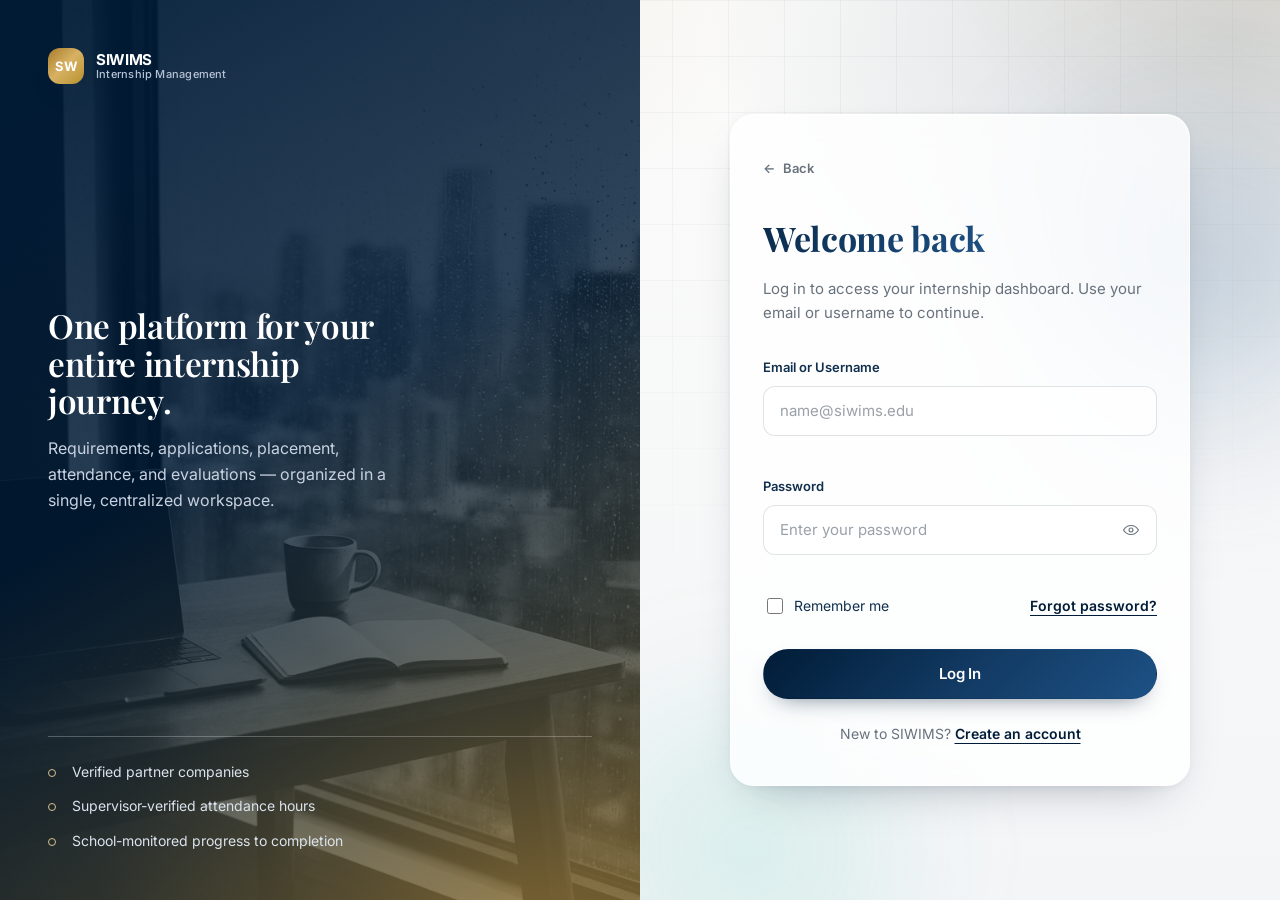
<file: company/dashboard.html>
<!DOCTYPE html>
<html lang="en">
  <head>
    <meta charset="UTF-8" />
    <meta name="viewport" content="width=device-width, initial-scale=1.0" />
    <title>Company Dashboard | SIWIMS</title>
    <link rel="preconnect" href="https://fonts.googleapis.com" />
    <link rel="preconnect" href="https://fonts.gstatic.com" crossorigin />
    <link
      href="https://fonts.googleapis.com/css2?family=Inter:wght@400;500;600;700;800&family=Playfair+Display:wght@500;600;700&display=swap"
      rel="stylesheet"
    />
    <link rel="stylesheet" href="../css/style.css" />
    <link rel="stylesheet" href="../css/dashboard.css" />
  </head>
  <body class="dashboard" data-role="company">
    <div class="ambient" aria-hidden="true">
      <span class="orb orb--a"></span>
      <span class="orb orb--b"></span>
      <span class="orb orb--c"></span>
    </div>

    <!-- Shared icon sprite -->
    <svg width="0" height="0" style="position: absolute" aria-hidden="true" focusable="false">
      <defs>
        <symbol id="i-grid" viewBox="0 0 24 24" fill="none" stroke="currentColor" stroke-width="1.6" stroke-linecap="round" stroke-linejoin="round"><rect x="4" y="4" width="7" height="7" rx="1.5"/><rect x="13" y="4" width="7" height="7" rx="1.5"/><rect x="4" y="13" width="7" height="7" rx="1.5"/><rect x="13" y="13" width="7" height="7" rx="1.5"/></symbol>
        <symbol id="i-users" viewBox="0 0 24 24" fill="none" stroke="currentColor" stroke-width="1.6" stroke-linecap="round" stroke-linejoin="round"><circle cx="9" cy="8" r="3.2"/><path d="M3.5 20a5.5 5.5 0 0 1 11 0"/><path d="M16 5.2a3.2 3.2 0 0 1 0 6"/><path d="M17.5 20a5.5 5.5 0 0 0-3-4.9"/></symbol>
        <symbol id="i-user" viewBox="0 0 24 24" fill="none" stroke="currentColor" stroke-width="1.6" stroke-linecap="round" stroke-linejoin="round"><circle cx="12" cy="8" r="3.5"/><path d="M5 20a7 7 0 0 1 14 0"/></symbol>
        <symbol id="i-clipboard" viewBox="0 0 24 24" fill="none" stroke="currentColor" stroke-width="1.6" stroke-linecap="round" stroke-linejoin="round"><path d="M9 4h6v3H9z"/><path d="M8 5H6.5A1.5 1.5 0 0 0 5 6.5v13A1.5 1.5 0 0 0 6.5 21h11a1.5 1.5 0 0 0 1.5-1.5v-13A1.5 1.5 0 0 0 17.5 5H16"/></symbol>
        <symbol id="i-building" viewBox="0 0 24 24" fill="none" stroke="currentColor" stroke-width="1.6" stroke-linecap="round" stroke-linejoin="round"><path d="M4 21V5a2 2 0 0 1 2-2h7a2 2 0 0 1 2 2v16"/><path d="M15 9h3a2 2 0 0 1 2 2v10"/><path d="M8 7h3M8 11h3M8 15h3"/><path d="M3 21h18"/></symbol>
        <symbol id="i-briefcase" viewBox="0 0 24 24" fill="none" stroke="currentColor" stroke-width="1.6" stroke-linecap="round" stroke-linejoin="round"><rect x="3" y="7.5" width="18" height="12" rx="2"/><path d="M9 7.5V6a2 2 0 0 1 2-2h2a2 2 0 0 1 2 2v1.5"/><path d="M3 12.5h18"/></symbol>
        <symbol id="i-chart" viewBox="0 0 24 24" fill="none" stroke="currentColor" stroke-width="1.6" stroke-linecap="round" stroke-linejoin="round"><path d="M4 19V5"/><path d="M4 19h16"/><path d="M8 19v-6M13 19V9M18 19v-4"/></symbol>
        <symbol id="i-file" viewBox="0 0 24 24" fill="none" stroke="currentColor" stroke-width="1.6" stroke-linecap="round" stroke-linejoin="round"><path d="M14 3H7a2 2 0 0 0-2 2v14a2 2 0 0 0 2 2h10a2 2 0 0 0 2-2V8z"/><path d="M14 3v5h5"/><path d="M9 13h6M9 17h4"/></symbol>
        <symbol id="i-alert" viewBox="0 0 24 24" fill="none" stroke="currentColor" stroke-width="1.6" stroke-linecap="round" stroke-linejoin="round"><path d="M12 3 2 20h20z"/><path d="M12 9v5M12 17h.01"/></symbol>
        <symbol id="i-target" viewBox="0 0 24 24" fill="none" stroke="currentColor" stroke-width="1.6" stroke-linecap="round" stroke-linejoin="round"><circle cx="12" cy="12" r="8.5"/><circle cx="12" cy="12" r="4.5"/><circle cx="12" cy="12" r="1"/></symbol>
        <symbol id="i-award" viewBox="0 0 24 24" fill="none" stroke="currentColor" stroke-width="1.6" stroke-linecap="round" stroke-linejoin="round"><circle cx="12" cy="9" r="5.5"/><path d="m8.5 13.5-1.5 7 5-3 5 3-1.5-7"/></symbol>
        <symbol id="i-bell" viewBox="0 0 24 24" fill="none" stroke="currentColor" stroke-width="1.6" stroke-linecap="round" stroke-linejoin="round"><path d="M18 15V10a6 6 0 1 0-12 0v5l-1.5 3h15z"/><path d="M10 21a2 2 0 0 0 4 0"/></symbol>
        <symbol id="i-logout" viewBox="0 0 24 24" fill="none" stroke="currentColor" stroke-width="1.6" stroke-linecap="round" stroke-linejoin="round"><path d="M15 4h2.5A1.5 1.5 0 0 1 19 5.5v13a1.5 1.5 0 0 1-1.5 1.5H15"/><path d="M10 8l-4 4 4 4"/><path d="M6 12h9"/></symbol>
        <symbol id="i-menu" viewBox="0 0 24 24" fill="none" stroke="currentColor" stroke-width="1.6" stroke-linecap="round" stroke-linejoin="round"><path d="M4 7h16M4 12h16M4 17h16"/></symbol>
        <symbol id="i-info" viewBox="0 0 24 24" fill="none" stroke="currentColor" stroke-width="1.6" stroke-linecap="round" stroke-linejoin="round"><circle cx="12" cy="12" r="8.5"/><path d="M12 11v5M12 8h.01"/></symbol>
        <symbol id="i-check" viewBox="0 0 24 24" fill="none" stroke="currentColor" stroke-width="1.8" stroke-linecap="round" stroke-linejoin="round"><path d="m5 13 4 4L19 7"/></symbol>
        <symbol id="i-clock" viewBox="0 0 24 24" fill="none" stroke="currentColor" stroke-width="1.6" stroke-linecap="round" stroke-linejoin="round"><circle cx="12" cy="12" r="8.5"/><path d="M12 7.5V12l3 2"/></symbol>
        <symbol id="i-trend" viewBox="0 0 24 24" fill="none" stroke="currentColor" stroke-width="1.8" stroke-linecap="round" stroke-linejoin="round"><path d="m3 16 5-5 3.5 3.5L21 6"/><path d="M15 6h6v6"/></symbol>
        <symbol id="i-plus" viewBox="0 0 24 24" fill="none" stroke="currentColor" stroke-width="1.6" stroke-linecap="round" stroke-linejoin="round"><path d="M12 5v14M5 12h14"/></symbol>
        <symbol id="i-calendar" viewBox="0 0 24 24" fill="none" stroke="currentColor" stroke-width="1.6" stroke-linecap="round" stroke-linejoin="round"><rect x="3" y="5" width="18" height="16" rx="2"/><path d="M8 3v4M16 3v4M3 10h18"/></symbol>
        <symbol id="i-search" viewBox="0 0 24 24" fill="none" stroke="currentColor" stroke-width="1.6" stroke-linecap="round" stroke-linejoin="round"><circle cx="11" cy="11" r="6.5"/><path d="m20 20-3.6-3.6"/></symbol>
        <symbol id="i-download" viewBox="0 0 24 24" fill="none" stroke="currentColor" stroke-width="1.6" stroke-linecap="round" stroke-linejoin="round"><path d="M12 4v11"/><path d="m7 10 5 5 5-5"/><path d="M5 20h14"/></symbol>
        <symbol id="i-pin" viewBox="0 0 24 24" fill="none" stroke="currentColor" stroke-width="1.6" stroke-linecap="round" stroke-linejoin="round"><path d="M12 21s-6.5-5-6.5-10.5a6.5 6.5 0 0 1 13 0C18.5 16 12 21 12 21Z"/><circle cx="12" cy="10.5" r="2.4"/></symbol>
      </defs>
    </svg>

    <div class="dash-layout">
      <!-- ==================== Sidebar ==================== -->
      <aside class="dash-sidebar" id="dashSidebar">
        <a class="brand" href="../index.html">
          <span class="brand-mark" aria-hidden="true">SW</span>
          <span class="brand-name"><strong>SIWIMS</strong><span>Internship Management</span></span>
        </a>

        <nav class="side-nav" aria-label="Company navigation">
          <p class="side-group-label">Overview</p>
          <a class="side-link" href="#overview" data-nav="overview" data-title="Company Overview"><svg><use href="#i-grid"/></svg> Dashboard</a>

          <p class="side-group-label">Internship Program</p>
          <a class="side-link" href="#opportunities" data-nav="opportunities" data-title="Internship Opportunities"><svg><use href="#i-briefcase"/></svg> Opportunities</a>
          <a class="side-link" href="#applicants" data-nav="applicants" data-title="Applicants"><svg><use href="#i-clipboard"/></svg> Applicants <span class="side-count">14</span></a>
          <a class="side-link" href="#interns" data-nav="interns" data-title="Accepted Interns"><svg><use href="#i-users"/></svg> Accepted Interns</a>
          <a class="side-link" href="#supervisors" data-nav="supervisors" data-title="Supervisor Assignment"><svg><use href="#i-user"/></svg> Supervisors</a>

          <p class="side-group-label">Account</p>
          <a class="side-link" href="#profile" data-nav="profile" data-title="Company Profile"><svg><use href="#i-building"/></svg> Company Profile</a>
          <a class="side-link" href="#notifications" data-nav="notifications" data-title="Notifications"><svg><use href="#i-bell"/></svg> Notifications</a>
        </nav>

        <div class="sidebar-footer">
          <div class="sidebar-user">
            <span class="avatar" data-user-initials>BS</span>
            <span class="user-meta"><strong data-user-name>Company</strong><span data-user-role>Company</span></span>
          </div>
          <button class="btn-logout" type="button" data-action="logout"><svg><use href="#i-logout"/></svg> Log Out</button>
        </div>
      </aside>

      <!-- ==================== Main ==================== -->
      <div class="dash-main">
        <header class="dash-topbar">
          <div class="topbar-left">
            <button class="sidebar-toggle" id="sidebarToggle" type="button" aria-label="Toggle sidebar"><svg width="18" height="18"><use href="#i-menu"/></svg></button>
            <div class="breadcrumb">
              <span class="crumb-role">Partner Company</span>
              <span class="crumb-title" data-page-title>Company Overview</span>
            </div>
          </div>
          <div class="topbar-right">
            <button class="icon-btn" id="notifToggle" type="button" aria-label="Notifications" aria-expanded="false" aria-controls="notifPanel">
              <svg><use href="#i-bell"/></svg><span class="notif-count" data-notif-count hidden></span>
            </button>
            <div class="topbar-user">
              <span class="avatar avatar--light" data-user-initials>BS</span>
              <span class="user-meta"><strong data-user-name>Company</strong><span data-user-role>Company</span></span>
            </div>
          </div>
          <div class="notif-panel" id="notifPanel" hidden>
            <div class="notif-panel-head"><span>Notifications</span><span class="card-head-note">2 unread</span></div>
            <div class="notif-list">
              <div class="notif-item" data-notif-unread><span class="notif-dot"></span><div><span class="notif-title">5 new applicants</span>New applications received for IT Support Intern.<span class="notif-time">2 hours ago</span></div></div>
              <div class="notif-item" data-notif-unread><span class="notif-dot"></span><div><span class="notif-title">Placement validated</span>The school approved a placement for Mark Lim.<span class="notif-time">5 hours ago</span></div></div>
              <div class="notif-item"><span class="notif-dot" style="background: var(--color-border)"></span><div><span class="notif-title">Company profile verified</span>Your company accreditation is active.<span class="notif-time">1 week ago</span></div></div>
            </div>
          </div>
        </header>

        <main class="dash-content">
          <!-- ============ Overview ============ -->
          <section class="dash-section" data-section="overview">
            <div class="hero-panel">
              <div class="focus-hero">
                <div>
                  <span class="hero-eyebrow">Company Internship Program</span>
                  <h1>Welcome, <span data-user-name>Company</span>.</h1>
                  <p>
                    Publish internship opportunities, review student applicants,
                    and keep your accepted interns moving toward completion.
                  </p>
                  <div class="hero-actions">
                    <button class="btn btn-secondary btn-sm" type="button" data-demo-action="Creating an opportunity">
                      <svg width="16" height="16" style="margin-right:6px"><use href="#i-plus"/></svg> Post Opportunity
                    </button>
                    <button class="btn btn-secondary btn-sm" type="button" data-demo-action="Reviewing applicants">
                      <svg width="16" height="16" style="margin-right:6px"><use href="#i-clipboard"/></svg> Review Applicants
                    </button>
                  </div>
                </div>
                <div class="focus-card">
                  <span class="focus-card__value">5</span>
                  <span class="focus-card__label">applicants awaiting your review this week</span>
                  <div class="focus-card__actions">
                    <a class="btn btn-secondary btn-sm" href="#applicants" data-nav="applicants" data-title="Applicants">Open Reviewer</a>
                  </div>
                </div>
              </div>
            </div>

            <div class="kpi-strip">
              <div class="kpi"><span class="kpi-value">4</span><span class="kpi-label">Opportunities</span></div>
              <span class="kpi-sep" aria-hidden="true"></span>
              <div class="kpi"><span class="kpi-value">14</span><span class="kpi-label">Applicants</span></div>
              <span class="kpi-sep" aria-hidden="true"></span>
              <div class="kpi"><span class="kpi-value">7</span><span class="kpi-label">Accepted Interns</span></div>
              <span class="kpi-sep" aria-hidden="true"></span>
              <div class="kpi"><span class="kpi-value">5</span><span class="kpi-label">Open Slots</span></div>
              <span class="kpi-sep" aria-hidden="true"></span>
              <div class="kpi"><span class="kpi-value">68%</span><span class="kpi-label">Avg. Intern Progress</span></div>
            </div>

            <div class="dash-card">
              <div class="card-head"><h2>Your Internship Postings</h2><span class="card-head-note">3 active &middot; 1 draft</span></div>
              <div class="posting-board posting-board--media">
                <article class="posting-card posting-card--media">
                  <div class="posting-card__media">
                    <img src="../assets/images/posting-it-support.jpg" alt="IT Support Intern opportunity" loading="lazy" />
                    <span class="badge badge--success posting-card__status">Open</span>
                    <span class="posting-card__cat"><svg><use href="#i-briefcase"/></svg> Information Technology</span>
                  </div>
                  <div class="posting-card__surface">
                    <div class="posting-card__top">
                      <div>
                        <p class="posting-card__title">IT Support Intern</p>
                        <p class="posting-card__qual">BSIT / BSIS</p>
                      </div>
                    </div>
                    <div class="company-card__meta">
                      <span class="meta-item"><svg><use href="#i-pin"/></svg> Cebu City &mdash; Cebu IT Park</span>
                    </div>
                    <div class="posting-card__meta">
                      <span><b>3/3</b>Slots filled</span>
                      <span><b>8</b>Applicants</span>
                    </div>
                    <div class="posting-card__foot">
                      <p class="posting-card__qual">Posted Sep 12, 2026</p>
                      <button class="btn btn-ghost btn-sm" type="button" data-demo-action="Editing a posting">Edit</button>
                    </div>
                  </div>
                </article>
                <article class="posting-card posting-card--media">
                  <div class="posting-card__media">
                    <img src="../assets/images/posting-qa.jpg" alt="QA Intern opportunity" loading="lazy" />
                    <span class="badge badge--success posting-card__status">Open</span>
                    <span class="posting-card__cat"><svg><use href="#i-briefcase"/></svg> Quality Assurance</span>
                  </div>
                  <div class="posting-card__surface">
                    <div class="posting-card__top">
                      <div>
                        <p class="posting-card__title">QA Intern</p>
                        <p class="posting-card__qual">BSIT</p>
                      </div>
                    </div>
                    <div class="company-card__meta">
                      <span class="meta-item"><svg><use href="#i-pin"/></svg> Cebu City &mdash; Capitol Site</span>
                    </div>
                    <div class="posting-card__meta">
                      <span><b>1/2</b>Slots filled</span>
                      <span><b>4</b>Applicants</span>
                    </div>
                    <div class="posting-card__foot">
                      <p class="posting-card__qual">Posted Sep 18, 2026</p>
                      <button class="btn btn-ghost btn-sm" type="button" data-demo-action="Editing a posting">Edit</button>
                    </div>
                  </div>
                </article>
                <article class="posting-card posting-card--media">
                  <div class="posting-card__media">
                    <img src="../assets/images/posting-network.jpg" alt="Network Associate Trainee opportunity" loading="lazy" />
                    <span class="badge badge--neutral posting-card__status">Closed</span>
                    <span class="posting-card__cat"><svg><use href="#i-briefcase"/></svg> Network Operations</span>
                  </div>
                  <div class="posting-card__surface">
                    <div class="posting-card__top">
                      <div>
                        <p class="posting-card__title">Network Associate Trainee</p>
                        <p class="posting-card__qual">BSIT / BSCS</p>
                      </div>
                    </div>
                    <div class="company-card__meta">
                      <span class="meta-item"><svg><use href="#i-pin"/></svg> Mandaue City</span>
                    </div>
                    <div class="posting-card__meta">
                      <span><b>2/2</b>Slots filled</span>
                      <span><b>2</b>Applicants</span>
                    </div>
                    <div class="posting-card__foot">
                      <p class="posting-card__qual">Posted Sep 05, 2026</p>
                      <button class="btn btn-ghost btn-sm" type="button" data-demo-action="Editing a posting">Edit</button>
                    </div>
                  </div>
                </article>
                <article class="posting-card posting-card--media">
                  <div class="posting-card__media">
                    <img src="../assets/images/posting-data.jpg" alt="Data Encoding Assistant opportunity" loading="lazy" />
                    <span class="badge badge--warning posting-card__status">Draft</span>
                    <span class="posting-card__cat"><svg><use href="#i-briefcase"/></svg> Data &amp; Analytics</span>
                  </div>
                  <div class="posting-card__surface">
                    <div class="posting-card__top">
                      <div>
                        <p class="posting-card__title">Data Encoding Assistant</p>
                        <p class="posting-card__qual">Any IT program</p>
                      </div>
                    </div>
                    <div class="company-card__meta">
                      <span class="meta-item"><svg><use href="#i-pin"/></svg> Lapu-Lapu City</span>
                    </div>
                    <div class="posting-card__meta">
                      <span><b>0/1</b>Slots filled</span>
                      <span><b>0</b>Applicants</span>
                    </div>
                    <div class="posting-card__foot">
                      <p class="posting-card__qual">Draft &middot; not yet published</p>
                      <button class="btn btn-primary btn-sm" type="button" data-demo-action="Publishing a posting">Publish</button>
                    </div>
                  </div>
                </article>
              </div>
            </div>

            <div class="split-main">
              <div class="dash-card">
                <div class="card-head"><h2>New Applicants</h2><span class="card-head-note">Requires review</span></div>
                <div class="list">
                  <div class="list-item">
                    <span class="list-avatar">AR</span>
                    <div class="list-main"><span class="list-title">Ana Reyes</span><span class="list-sub">BSIT &middot; IT Support Intern</span></div>
                    <span class="list-side"><button class="btn btn-primary btn-sm" type="button" data-demo-action="Accepting an applicant">Accept</button><button class="btn btn-ghost btn-sm" type="button" data-demo-action="Rejecting an applicant">Reject</button></span>
                  </div>
                  <div class="list-item">
                    <span class="list-avatar">MD</span>
                    <div class="list-main"><span class="list-title">Marco Diaz</span><span class="list-sub">BSIT &middot; QA Intern</span></div>
                    <span class="list-side"><button class="btn btn-primary btn-sm" type="button" data-demo-action="Accepting an applicant">Accept</button><button class="btn btn-ghost btn-sm" type="button" data-demo-action="Rejecting an applicant">Reject</button></span>
                  </div>
                  <div class="list-item">
                    <span class="list-avatar">RC</span>
                    <div class="list-main"><span class="list-title">Rhea Cortez</span><span class="list-sub">BSIS &middot; IT Support Intern</span></div>
                    <span class="list-side"><button class="btn btn-primary btn-sm" type="button" data-demo-action="Accepting an applicant">Accept</button><button class="btn btn-ghost btn-sm" type="button" data-demo-action="Rejecting an applicant">Reject</button></span>
                  </div>
                </div>
              </div>

              <div class="dash-card">
                <div class="card-head"><h2>Recent Activity</h2><span class="card-head-note">Timeline</span></div>
                <div class="timeline">
                  <div class="timeline-item is-done"><p class="timeline-title">Placement validated</p><p class="timeline-meta">School approved Mark Lim &middot; 5h ago</p></div>
                  <div class="timeline-item is-done"><p class="timeline-title">Applicant accepted</p><p class="timeline-meta">Juan Dela Cruz accepted for IT Support &middot; Yesterday</p></div>
                  <div class="timeline-item"><p class="timeline-title">Supervisor needed</p><p class="timeline-meta">Paolo Reyes has no assigned supervisor &middot; 1d ago</p></div>
                  <div class="timeline-item is-done"><p class="timeline-title">Opportunity published</p><p class="timeline-meta">QA Intern posting is now open &middot; 3d ago</p></div>
                </div>
              </div>
            </div>
          </section>

          <!-- ============ Opportunities ============ -->
          <section class="dash-section" data-section="opportunities" hidden>
            <div class="page-head">
              <div>
                <h1 class="page-title">Internship Opportunities</h1>
                <p class="page-desc">Create and manage postings, qualifications, slot counts, and availability.</p>
              </div>
              <button class="btn btn-primary btn-sm" type="button" data-demo-action="Creating an opportunity"><svg width="16" height="16" style="margin-right:6px"><use href="#i-plus"/></svg> New Opportunity</button>
            </div>

            <div class="dash-card">
              <div class="card-head"><h2>Posting Gallery</h2><span class="card-head-note">3 active &middot; 1 draft</span></div>
              <div class="posting-board posting-board--media">
                <article class="posting-card posting-card--media">
                  <div class="posting-card__media">
                    <img src="../assets/images/posting-it-support.jpg" alt="IT Support Intern opportunity" loading="lazy" />
                    <span class="badge badge--success posting-card__status">Open</span>
                    <span class="posting-card__cat"><svg><use href="#i-briefcase"/></svg> Information Technology</span>
                  </div>
                  <div class="posting-card__surface">
                    <div class="posting-card__top">
                      <div>
                        <p class="posting-card__title">IT Support Intern</p>
                        <p class="posting-card__qual">BSIT / BSIS</p>
                      </div>
                    </div>
                    <div class="company-card__meta">
                      <span class="meta-item"><svg><use href="#i-pin"/></svg> Cebu City &mdash; Cebu IT Park</span>
                    </div>
                    <div class="posting-card__meta">
                      <span><b>3/3</b>Slots filled</span>
                      <span><b>8</b>Applicants</span>
                    </div>
                    <div class="posting-card__foot">
                      <p class="posting-card__qual">Posted Sep 12, 2026</p>
                      <button class="btn btn-ghost btn-sm" type="button" data-demo-action="Editing a posting">Edit</button>
                    </div>
                  </div>
                </article>
                <article class="posting-card posting-card--media">
                  <div class="posting-card__media">
                    <img src="../assets/images/posting-qa.jpg" alt="QA Intern opportunity" loading="lazy" />
                    <span class="badge badge--success posting-card__status">Open</span>
                    <span class="posting-card__cat"><svg><use href="#i-briefcase"/></svg> Quality Assurance</span>
                  </div>
                  <div class="posting-card__surface">
                    <div class="posting-card__top">
                      <div>
                        <p class="posting-card__title">QA Intern</p>
                        <p class="posting-card__qual">BSIT</p>
                      </div>
                    </div>
                    <div class="company-card__meta">
                      <span class="meta-item"><svg><use href="#i-pin"/></svg> Cebu City &mdash; Capitol Site</span>
                    </div>
                    <div class="posting-card__meta">
                      <span><b>1/2</b>Slots filled</span>
                      <span><b>4</b>Applicants</span>
                    </div>
                    <div class="posting-card__foot">
                      <p class="posting-card__qual">Posted Sep 18, 2026</p>
                      <button class="btn btn-ghost btn-sm" type="button" data-demo-action="Editing a posting">Edit</button>
                    </div>
                  </div>
                </article>
                <article class="posting-card posting-card--media">
                  <div class="posting-card__media">
                    <img src="../assets/images/posting-network.jpg" alt="Network Associate Trainee opportunity" loading="lazy" />
                    <span class="badge badge--neutral posting-card__status">Closed</span>
                    <span class="posting-card__cat"><svg><use href="#i-briefcase"/></svg> Network Operations</span>
                  </div>
                  <div class="posting-card__surface">
                    <div class="posting-card__top">
                      <div>
                        <p class="posting-card__title">Network Associate Trainee</p>
                        <p class="posting-card__qual">BSIT / BSCS</p>
                      </div>
                    </div>
                    <div class="company-card__meta">
                      <span class="meta-item"><svg><use href="#i-pin"/></svg> Mandaue City</span>
                    </div>
                    <div class="posting-card__meta">
                      <span><b>2/2</b>Slots filled</span>
                      <span><b>2</b>Applicants</span>
                    </div>
                    <div class="posting-card__foot">
                      <p class="posting-card__qual">Posted Sep 05, 2026</p>
                      <button class="btn btn-ghost btn-sm" type="button" data-demo-action="Editing a posting">Edit</button>
                    </div>
                  </div>
                </article>
                <article class="posting-card posting-card--media">
                  <div class="posting-card__media">
                    <img src="../assets/images/posting-data.jpg" alt="Data Encoding Assistant opportunity" loading="lazy" />
                    <span class="badge badge--warning posting-card__status">Draft</span>
                    <span class="posting-card__cat"><svg><use href="#i-briefcase"/></svg> Data &amp; Analytics</span>
                  </div>
                  <div class="posting-card__surface">
                    <div class="posting-card__top">
                      <div>
                        <p class="posting-card__title">Data Encoding Assistant</p>
                        <p class="posting-card__qual">Any IT program</p>
                      </div>
                    </div>
                    <div class="company-card__meta">
                      <span class="meta-item"><svg><use href="#i-pin"/></svg> Lapu-Lapu City</span>
                    </div>
                    <div class="posting-card__meta">
                      <span><b>0/1</b>Slots filled</span>
                      <span><b>0</b>Applicants</span>
                    </div>
                    <div class="posting-card__foot">
                      <p class="posting-card__qual">Draft &middot; not yet published</p>
                      <button class="btn btn-primary btn-sm" type="button" data-demo-action="Publishing a posting">Publish</button>
                    </div>
                  </div>
                </article>
              </div>
            </div>

          </section>

          <!-- ============ Applicants ============ -->
          <section class="dash-section" data-section="applicants" hidden>
            <div class="page-head">
              <div>
                <h1 class="page-title">Application Review</h1>
                <p class="page-desc">Review student profiles and accept or reject applications.</p>
              </div>
              <span class="badge badge--warning">5 awaiting review</span>
            </div>

            <div class="table-wrap">
              <table class="data-table">
                <caption>Incoming applicants</caption>
                <thead>
                  <tr>
                    <th scope="col">Applicant</th>
                    <th scope="col">Program</th>
                    <th scope="col">Position</th>
                    <th scope="col">Applied</th>
                    <th scope="col">Status</th>
                    <th scope="col">Action</th>
                  </tr>
                </thead>
                <tbody>
                  <tr>
                    <td class="cell-strong">Ana Reyes</td><td>BSIT</td><td>IT Support Intern</td><td>Sep 20, 2026</td>
                    <td><span class="badge badge--info">Under Review</span></td>
                    <td><div class="table-actions"><button class="btn btn-primary btn-sm" type="button" data-demo-action="Accepting an applicant">Accept</button><button class="btn btn-ghost btn-sm" type="button" data-demo-action="Rejecting an applicant">Reject</button></div></td>
                  </tr>
                  <tr>
                    <td class="cell-strong">Marco Diaz</td><td>BSIT</td><td>QA Intern</td><td>Sep 22, 2026</td>
                    <td><span class="badge badge--info">Under Review</span></td>
                    <td><div class="table-actions"><button class="btn btn-primary btn-sm" type="button" data-demo-action="Accepting an applicant">Accept</button><button class="btn btn-ghost btn-sm" type="button" data-demo-action="Rejecting an applicant">Reject</button></div></td>
                  </tr>
                  <tr>
                    <td class="cell-strong">Rhea Cortez</td><td>BSIS</td><td>IT Support Intern</td><td>Sep 23, 2026</td>
                    <td><span class="badge badge--warning">Pending</span></td>
                    <td><div class="table-actions"><button class="btn btn-primary btn-sm" type="button" data-demo-action="Accepting an applicant">Accept</button><button class="btn btn-ghost btn-sm" type="button" data-demo-action="Rejecting an applicant">Reject</button></div></td>
                  </tr>
                  <tr>
                    <td class="cell-strong">Mark Lim</td><td>BSIT</td><td>Network Associate Trainee</td><td>Sep 18, 2026</td>
                    <td><span class="badge badge--success">Accepted</span></td>
                    <td><div class="table-actions"><button class="btn btn-ghost btn-sm" type="button" data-demo-action="Viewing an applicant">View</button></div></td>
                  </tr>
                </tbody>
              </table>
            </div>
          </section>

          <!-- ============ Interns ============ -->
          <section class="dash-section" data-section="interns" hidden>
            <div class="page-head">
              <div>
                <h1 class="page-title">Accepted Interns</h1>
                <p class="page-desc">Your active interns, assigned supervisors, and current progress.</p>
              </div>
            </div>

            <div class="stat-grid">
              <article class="stat-card"><div class="stat-top"><span class="stat-label">Active Interns</span><span class="stat-icon"><svg><use href="#i-users"/></svg></span></div><p class="stat-value">7</p><p class="stat-foot">Across 3 postings</p></article>
              <article class="stat-card"><div class="stat-top"><span class="stat-label">Needs Supervisor</span><span class="stat-icon"><svg><use href="#i-alert"/></svg></span></div><p class="stat-value">1</p><p class="stat-foot">Paolo Reyes</p></article>
              <article class="stat-card"><div class="stat-top"><span class="stat-label">Avg. Progress</span><span class="stat-icon"><svg><use href="#i-trend"/></svg></span></div><p class="stat-value">68%</p><p class="stat-foot">Verified hours</p></article>
              <article class="stat-card"><div class="stat-top"><span class="stat-label">Completed</span><span class="stat-icon"><svg><use href="#i-award"/></svg></span></div><p class="stat-value">1</p><p class="stat-foot">Sofia Gomez</p></article>
            </div>

            <div class="table-wrap">
              <table class="data-table">
                <caption>Active interns roster</caption>
                <thead>
                  <tr>
                    <th scope="col">Intern</th>
                    <th scope="col">Position</th>
                    <th scope="col">Supervisor</th>
                    <th scope="col">Verified Hours</th>
                    <th scope="col">Progress</th>
                    <th scope="col">Status</th>
                  </tr>
                </thead>
                <tbody>
                  <tr>
                    <td class="cell-strong">Juan Dela Cruz</td><td>IT Support Intern</td><td>Engr. Mark Villanueva</td><td>248 / 486</td>
                    <td><div class="progress" data-progress="51" style="width: 120px"><span class="progress-fill" data-progress-fill></span></div></td>
                    <td><span class="badge badge--info">Ongoing</span></td>
                  </tr>
                  <tr>
                    <td class="cell-strong">Mark Lim</td><td>Network Associate Trainee</td><td>Engr. Mark Villanueva</td><td>428 / 486</td>
                    <td><div class="progress" data-progress="88" style="width: 120px"><span class="progress-fill" data-progress-fill></span></div></td>
                    <td><span class="badge badge--info">Ongoing</span></td>
                  </tr>
                  <tr>
                    <td class="cell-strong">Paolo Reyes</td><td>QA Intern</td><td>Unassigned</td><td>160 / 486</td>
                    <td><div class="progress" data-progress="33" style="width: 120px"><span class="progress-fill" data-progress-fill></span></div></td>
                    <td><span class="badge badge--warning">Needs Supervisor</span></td>
                  </tr>
                  <tr>
                    <td class="cell-strong">Sofia Gomez</td><td>Data Encoding Assistant</td><td>Engr. Mark Villanueva</td><td>486 / 486</td>
                    <td><div class="progress" data-progress="100" style="width: 120px"><span class="progress-fill" data-progress-fill></span></div></td>
                    <td><span class="badge badge--success">Completed</span></td>
                  </tr>
                </tbody>
              </table>
            </div>
          </section>

          <!-- ============ Supervisors ============ -->
          <section class="dash-section" data-section="supervisors" hidden>
            <div class="page-head">
              <div>
                <h1 class="page-title">Supervisor Assignment</h1>
                <p class="page-desc">Every accepted intern must be assigned a company supervisor.</p>
              </div>
            </div>

            <div class="grid-2">
              <div class="dash-card">
                <div class="card-head"><h2>Assign a Supervisor</h2></div>
                <form class="mini-form" onsubmit="return false">
                  <div>
                    <label class="field-label" for="assignIntern">Intern</label>
                    <select id="assignIntern">
                      <option>Paolo Reyes &mdash; QA Intern</option>
                      <option>Juan Dela Cruz &mdash; IT Support Intern</option>
                      <option>Mark Lim &mdash; Network Associate Trainee</option>
                    </select>
                  </div>
                  <div>
                    <label class="field-label" for="assignSupervisor">Supervisor</label>
                    <select id="assignSupervisor">
                      <option>Engr. Mark Villanueva</option>
                      <option>Ms. Clara Tan</option>
                      <option>Mr. Anthony Go</option>
                    </select>
                  </div>
                  <button class="btn btn-primary" type="button" data-demo-action="Assigning a supervisor">Assign Supervisor</button>
                </form>
              </div>

              <div class="dash-card">
                <div class="card-head"><h2>Company Supervisors</h2></div>
                <div class="list">
                  <div class="list-item"><span class="list-avatar">MV</span><div class="list-main"><span class="list-title">Engr. Mark Villanueva</span><span class="list-sub">IT Operations &middot; 3 interns</span></div><span class="list-side"><span class="badge badge--success">Active</span></span></div>
                  <div class="list-item"><span class="list-avatar">CT</span><div class="list-main"><span class="list-title">Ms. Clara Tan</span><span class="list-sub">Quality Assurance &middot; 1 intern</span></div><span class="list-side"><span class="badge badge--success">Active</span></span></div>
                  <div class="list-item"><span class="list-avatar">AG</span><div class="list-main"><span class="list-title">Mr. Anthony Go</span><span class="list-sub">Network Team &middot; 0 interns</span></div><span class="list-side"><span class="badge badge--neutral">Available</span></span></div>
                </div>
              </div>
            </div>
          </section>

          <!-- ============ Profile ============ -->
          <section class="dash-section" data-section="profile" hidden>
            <div class="profile-hero">
              <div class="profile-hero__banner">
                <img src="../assets/images/office-collaboration.jpg" alt="" />
              </div>
              <div class="profile-hero__body">
                <span class="profile-hero__avatar" data-user-initials>BS</span>
                <div class="profile-hero__id">
                  <h1>Brightwave Solutions Inc.</h1>
                  <p class="profile-hero__sub">Information Technology &middot; Cebu IT Park, Lahug, Cebu City</p>
                  <div class="profile-tags">
                    <span class="profile-tag"><svg><use href="#i-check"/></svg> School Verified</span>
                    <span class="profile-tag"><svg><use href="#i-building"/></svg> Partner since 2023</span>
                    <span class="profile-tag"><svg><use href="#i-briefcase"/></svg> 4 open postings</span>
                  </div>
                </div>
                <div class="profile-hero__actions">
                  <button class="btn btn-primary btn-sm" type="button" data-demo-action="Editing the company profile">Edit Profile</button>
                  <button class="btn btn-ghost btn-sm" type="button" data-demo-action="Exporting records">Export Records</button>
                </div>
              </div>
              <div class="profile-hero__stats">
                <div class="profile-stat"><strong>14</strong><span>Applicants</span></div>
                <div class="profile-stat"><strong>7</strong><span>Active Interns</span></div>
                <div class="profile-stat"><strong>4</strong><span>Postings</span></div>
                <div class="profile-stat"><strong>4.8</strong><span>Rating</span></div>
              </div>
            </div>

            <div class="grid-2" style="margin-top: var(--space-5)">
              <div class="dash-card">
                <div class="card-head"><h2>Company Information</h2><span class="badge badge--success">Verified</span></div>
                <div class="info-grid">
                  <div class="info-item"><p class="info-label">Company Name</p><p class="info-value">Brightwave Solutions Inc.</p></div>
                  <div class="info-item"><p class="info-label">Industry</p><p class="info-value">Information Technology</p></div>
                  <div class="info-item"><p class="info-label">Address</p><p class="info-value">Cebu IT Park, Lahug, Cebu City</p></div>
                  <div class="info-item"><p class="info-label">Website</p><p class="info-value">brightwave.example</p></div>
                </div>
              </div>

              <div class="dash-card">
                <div class="card-head"><h2>HR Contact</h2></div>
                <div class="info-grid">
                  <div class="info-item"><p class="info-label">Contact Person</p><p class="info-value" data-user-name>Company</p></div>
                  <div class="info-item"><p class="info-label">Email</p><p class="info-value" data-user-email>&mdash;</p></div>
                  <div class="info-item"><p class="info-label">Contact Number</p><p class="info-value">+63 900 000 0000</p></div>
                  <div class="info-item"><p class="info-label">Accreditation Status</p><p class="info-value">Active</p></div>
                </div>
              </div>
            </div>
          </section>

          <!-- ============ Notifications ============ -->
          <section class="dash-section" data-section="notifications" hidden>
            <div class="page-head">
              <div><h1 class="page-title">Notifications</h1><p class="page-desc">Application and placement updates for your company.</p></div>
            </div>
            <div class="dash-card">
              <div class="list">
                <div class="list-item"><div class="list-main"><span class="list-title">5 new applicants</span><span class="list-sub">New applications received for IT Support Intern and QA Intern.</span></div><span class="list-side"><span class="badge badge--warning">Action Needed</span><span class="cell-muted">2h ago</span></span></div>
                <div class="list-item"><div class="list-main"><span class="list-title">Placement validated by school</span><span class="list-sub">Mark Lim&rsquo;s placement is approved. You may begin deployment.</span></div><span class="list-side"><span class="badge badge--success">Approved</span><span class="cell-muted">5h ago</span></span></div>
                <div class="list-item"><div class="list-main"><span class="list-title">Supervisor assignment needed</span><span class="list-sub">Paolo Reyes has been accepted but has no assigned supervisor.</span></div><span class="list-side"><span class="badge badge--warning">Action Needed</span><span class="cell-muted">1d ago</span></span></div>
                <div class="list-item"><div class="list-main"><span class="list-title">Company profile verified</span><span class="list-sub">Your accreditation is active and you can publish opportunities.</span></div><span class="list-side"><span class="badge badge--success">Verified</span><span class="cell-muted">1w ago</span></span></div>
              </div>
            </div>
          </section>
        </main>
      </div>
    </div>

    <div class="toast" id="dashToast" role="status" aria-live="polite" hidden></div>

    <script src="../js/auth.js"></script>
    <script src="../js/access-control.js"></script>
    <script src="../js/dashboard.js"></script>
  </body>
</html>
</file>
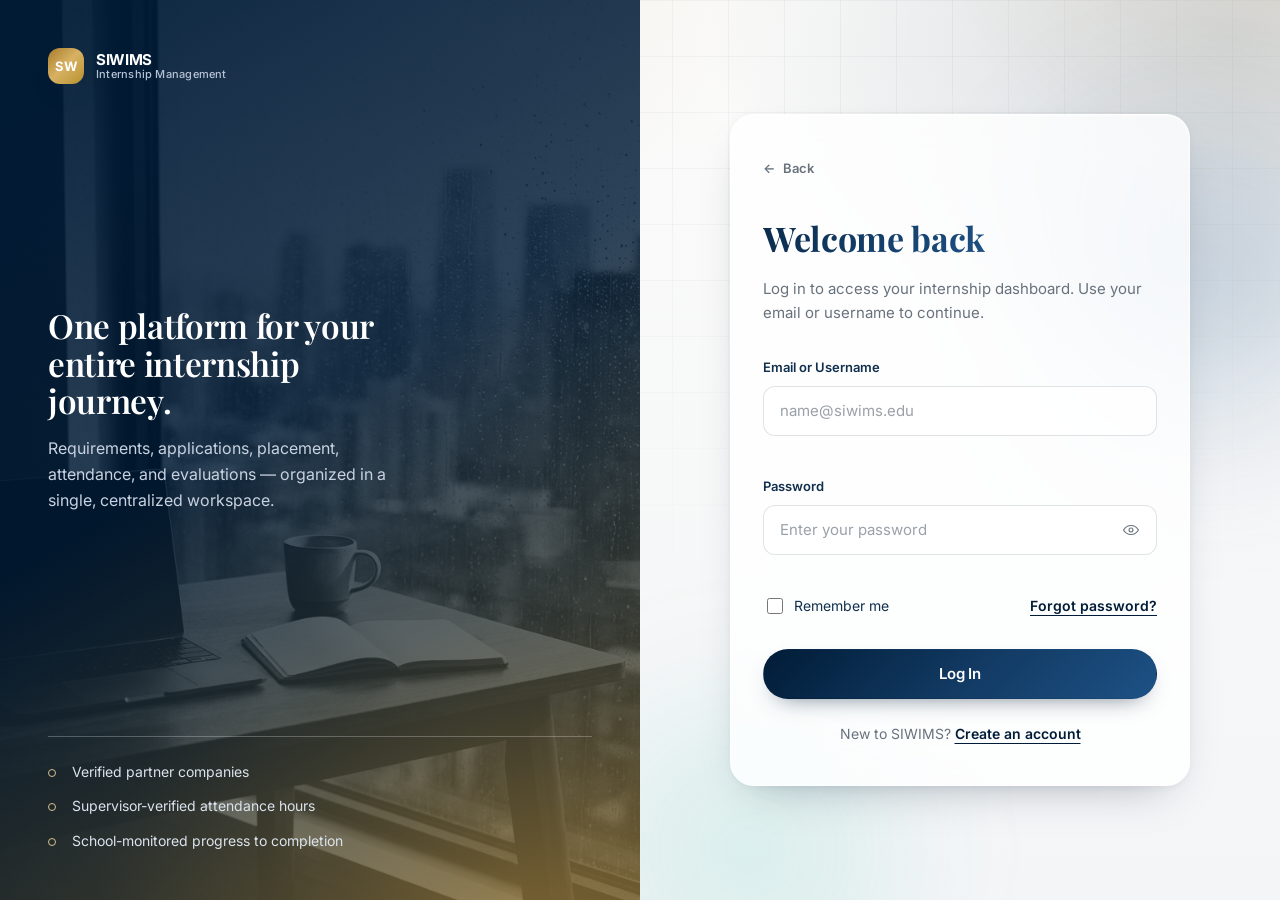
<file: coordinator/dashboard.html>
<!DOCTYPE html>
<html lang="en">
  <head>
    <meta charset="UTF-8" />
    <meta name="viewport" content="width=device-width, initial-scale=1.0" />
    <title>Coordinator Dashboard | SIWIMS</title>
    <link rel="preconnect" href="https://fonts.googleapis.com" />
    <link rel="preconnect" href="https://fonts.gstatic.com" crossorigin />
    <link
      href="https://fonts.googleapis.com/css2?family=Inter:wght@400;500;600;700;800&family=Playfair+Display:wght@500;600;700&display=swap"
      rel="stylesheet"
    />
    <link rel="stylesheet" href="../css/style.css" />
    <link rel="stylesheet" href="../css/dashboard.css" />
  </head>
  <body class="dashboard" data-role="coordinator">
    <div class="ambient" aria-hidden="true">
      <span class="orb orb--a"></span>
      <span class="orb orb--b"></span>
      <span class="orb orb--c"></span>
    </div>

    <!-- Shared icon sprite -->
    <svg width="0" height="0" style="position: absolute" aria-hidden="true" focusable="false">
      <defs>
        <symbol id="i-grid" viewBox="0 0 24 24" fill="none" stroke="currentColor" stroke-width="1.6" stroke-linecap="round" stroke-linejoin="round"><rect x="4" y="4" width="7" height="7" rx="1.5"/><rect x="13" y="4" width="7" height="7" rx="1.5"/><rect x="4" y="13" width="7" height="7" rx="1.5"/><rect x="13" y="13" width="7" height="7" rx="1.5"/></symbol>
        <symbol id="i-users" viewBox="0 0 24 24" fill="none" stroke="currentColor" stroke-width="1.6" stroke-linecap="round" stroke-linejoin="round"><circle cx="9" cy="8" r="3.2"/><path d="M3.5 20a5.5 5.5 0 0 1 11 0"/><path d="M16 5.2a3.2 3.2 0 0 1 0 6"/><path d="M17.5 20a5.5 5.5 0 0 0-3-4.9"/></symbol>
        <symbol id="i-user" viewBox="0 0 24 24" fill="none" stroke="currentColor" stroke-width="1.6" stroke-linecap="round" stroke-linejoin="round"><circle cx="12" cy="8" r="3.5"/><path d="M5 20a7 7 0 0 1 14 0"/></symbol>
        <symbol id="i-clipboard" viewBox="0 0 24 24" fill="none" stroke="currentColor" stroke-width="1.6" stroke-linecap="round" stroke-linejoin="round"><path d="M9 4h6v3H9z"/><path d="M8 5H6.5A1.5 1.5 0 0 0 5 6.5v13A1.5 1.5 0 0 0 6.5 21h11a1.5 1.5 0 0 0 1.5-1.5v-13A1.5 1.5 0 0 0 17.5 5H16"/></symbol>
        <symbol id="i-building" viewBox="0 0 24 24" fill="none" stroke="currentColor" stroke-width="1.6" stroke-linecap="round" stroke-linejoin="round"><path d="M4 21V5a2 2 0 0 1 2-2h7a2 2 0 0 1 2 2v16"/><path d="M15 9h3a2 2 0 0 1 2 2v10"/><path d="M8 7h3M8 11h3M8 15h3"/><path d="M3 21h18"/></symbol>
        <symbol id="i-briefcase" viewBox="0 0 24 24" fill="none" stroke="currentColor" stroke-width="1.6" stroke-linecap="round" stroke-linejoin="round"><rect x="3" y="7.5" width="18" height="12" rx="2"/><path d="M9 7.5V6a2 2 0 0 1 2-2h2a2 2 0 0 1 2 2v1.5"/><path d="M3 12.5h18"/></symbol>
        <symbol id="i-chart" viewBox="0 0 24 24" fill="none" stroke="currentColor" stroke-width="1.6" stroke-linecap="round" stroke-linejoin="round"><path d="M4 19V5"/><path d="M4 19h16"/><path d="M8 19v-6M13 19V9M18 19v-4"/></symbol>
        <symbol id="i-file" viewBox="0 0 24 24" fill="none" stroke="currentColor" stroke-width="1.6" stroke-linecap="round" stroke-linejoin="round"><path d="M14 3H7a2 2 0 0 0-2 2v14a2 2 0 0 0 2 2h10a2 2 0 0 0 2-2V8z"/><path d="M14 3v5h5"/><path d="M9 13h6M9 17h4"/></symbol>
        <symbol id="i-alert" viewBox="0 0 24 24" fill="none" stroke="currentColor" stroke-width="1.6" stroke-linecap="round" stroke-linejoin="round"><path d="M12 3 2 20h20z"/><path d="M12 9v5M12 17h.01"/></symbol>
        <symbol id="i-target" viewBox="0 0 24 24" fill="none" stroke="currentColor" stroke-width="1.6" stroke-linecap="round" stroke-linejoin="round"><circle cx="12" cy="12" r="8.5"/><circle cx="12" cy="12" r="4.5"/><circle cx="12" cy="12" r="1"/></symbol>
        <symbol id="i-award" viewBox="0 0 24 24" fill="none" stroke="currentColor" stroke-width="1.6" stroke-linecap="round" stroke-linejoin="round"><circle cx="12" cy="9" r="5.5"/><path d="m8.5 13.5-1.5 7 5-3 5 3-1.5-7"/></symbol>
        <symbol id="i-bell" viewBox="0 0 24 24" fill="none" stroke="currentColor" stroke-width="1.6" stroke-linecap="round" stroke-linejoin="round"><path d="M18 15V10a6 6 0 1 0-12 0v5l-1.5 3h15z"/><path d="M10 21a2 2 0 0 0 4 0"/></symbol>
        <symbol id="i-logout" viewBox="0 0 24 24" fill="none" stroke="currentColor" stroke-width="1.6" stroke-linecap="round" stroke-linejoin="round"><path d="M15 4h2.5A1.5 1.5 0 0 1 19 5.5v13a1.5 1.5 0 0 1-1.5 1.5H15"/><path d="M10 8l-4 4 4 4"/><path d="M6 12h9"/></symbol>
        <symbol id="i-menu" viewBox="0 0 24 24" fill="none" stroke="currentColor" stroke-width="1.6" stroke-linecap="round" stroke-linejoin="round"><path d="M4 7h16M4 12h16M4 17h16"/></symbol>
        <symbol id="i-info" viewBox="0 0 24 24" fill="none" stroke="currentColor" stroke-width="1.6" stroke-linecap="round" stroke-linejoin="round"><circle cx="12" cy="12" r="8.5"/><path d="M12 11v5M12 8h.01"/></symbol>
        <symbol id="i-check" viewBox="0 0 24 24" fill="none" stroke="currentColor" stroke-width="1.8" stroke-linecap="round" stroke-linejoin="round"><path d="m5 13 4 4L19 7"/></symbol>
        <symbol id="i-clock" viewBox="0 0 24 24" fill="none" stroke="currentColor" stroke-width="1.6" stroke-linecap="round" stroke-linejoin="round"><circle cx="12" cy="12" r="8.5"/><path d="M12 7.5V12l3 2"/></symbol>
        <symbol id="i-trend" viewBox="0 0 24 24" fill="none" stroke="currentColor" stroke-width="1.8" stroke-linecap="round" stroke-linejoin="round"><path d="m3 16 5-5 3.5 3.5L21 6"/><path d="M15 6h6v6"/></symbol>
        <symbol id="i-plus" viewBox="0 0 24 24" fill="none" stroke="currentColor" stroke-width="1.6" stroke-linecap="round" stroke-linejoin="round"><path d="M12 5v14M5 12h14"/></symbol>
        <symbol id="i-calendar" viewBox="0 0 24 24" fill="none" stroke="currentColor" stroke-width="1.6" stroke-linecap="round" stroke-linejoin="round"><rect x="3" y="5" width="18" height="16" rx="2"/><path d="M8 3v4M16 3v4M3 10h18"/></symbol>
        <symbol id="i-search" viewBox="0 0 24 24" fill="none" stroke="currentColor" stroke-width="1.6" stroke-linecap="round" stroke-linejoin="round"><circle cx="11" cy="11" r="6.5"/><path d="m20 20-3.6-3.6"/></symbol>
        <symbol id="i-download" viewBox="0 0 24 24" fill="none" stroke="currentColor" stroke-width="1.6" stroke-linecap="round" stroke-linejoin="round"><path d="M12 4v11"/><path d="m7 10 5 5 5-5"/><path d="M5 20h14"/></symbol>
      </defs>
    </svg>

    <div class="dash-layout">
      <!-- ==================== Sidebar ==================== -->
      <aside class="dash-sidebar" id="dashSidebar">
        <a class="brand" href="../index.html">
          <span class="brand-mark" aria-hidden="true">SW</span>
          <span class="brand-name"><strong>SIWIMS</strong><span>Internship Management</span></span>
        </a>

        <nav class="side-nav" aria-label="Coordinator navigation">
          <p class="side-group-label">Overview</p>
          <a class="side-link" href="#overview" data-nav="overview" data-title="Cohort Overview"><svg><use href="#i-grid"/></svg> Dashboard</a>

          <p class="side-group-label">Monitoring</p>
          <a class="side-link" href="#students" data-nav="students" data-title="Student Records"><svg><use href="#i-users"/></svg> Student Records</a>
          <a class="side-link" href="#applications" data-nav="applications" data-title="Application Monitoring"><svg><use href="#i-clipboard"/></svg> Applications <span class="side-count">24</span></a>
          <a class="side-link" href="#placements" data-nav="placements" data-title="Placement Management"><svg><use href="#i-building"/></svg> Placements <span class="side-count">6</span></a>
          <a class="side-link" href="#requirements" data-nav="requirements" data-title="Requirements Verification"><svg><use href="#i-file"/></svg> Requirements <span class="side-count">11</span></a>
          <a class="side-link" href="#progress" data-nav="progress" data-title="Internship Progress"><svg><use href="#i-chart"/></svg> Progress Overview</a>

          <p class="side-group-label">Records</p>
          <a class="side-link" href="#reports" data-nav="reports" data-title="Reports"><svg><use href="#i-target"/></svg> Reports</a>

          <p class="side-group-label">Account</p>
          <a class="side-link" href="#profile" data-nav="profile" data-title="My Profile"><svg><use href="#i-user"/></svg> My Profile</a>
          <a class="side-link" href="#notifications" data-nav="notifications" data-title="Notifications"><svg><use href="#i-bell"/></svg> Notifications</a>
        </nav>

        <div class="sidebar-footer">
          <div class="sidebar-user">
            <span class="avatar" data-user-initials>MS</span>
            <span class="user-meta"><strong data-user-name>Coordinator</strong><span data-user-role>Coordinator</span></span>
          </div>
          <button class="btn-logout" type="button" data-action="logout"><svg><use href="#i-logout"/></svg> Log Out</button>
        </div>
      </aside>

      <!-- ==================== Main ==================== -->
      <div class="dash-main">
        <header class="dash-topbar">
          <div class="topbar-left">
            <button class="sidebar-toggle" id="sidebarToggle" type="button" aria-label="Toggle sidebar"><svg width="18" height="18"><use href="#i-menu"/></svg></button>
            <div class="breadcrumb">
              <span class="crumb-role">School / Internship Coordinator</span>
              <span class="crumb-title" data-page-title>Cohort Overview</span>
            </div>
          </div>
          <div class="topbar-right">
            <button class="icon-btn" id="notifToggle" type="button" aria-label="Notifications" aria-expanded="false" aria-controls="notifPanel">
              <svg><use href="#i-bell"/></svg><span class="notif-count" data-notif-count hidden></span>
            </button>
            <div class="topbar-user">
              <span class="avatar avatar--light" data-user-initials>MS</span>
              <span class="user-meta"><strong data-user-name>Coordinator</strong><span data-user-role>Coordinator</span></span>
            </div>
          </div>
          <div class="notif-panel" id="notifPanel" hidden>
            <div class="notif-panel-head"><span>Notifications</span><span class="card-head-note">2 unread</span></div>
            <div class="notif-list">
              <div class="notif-item" data-notif-unread><span class="notif-dot"></span><div><span class="notif-title">6 placements awaiting validation</span>Accepted applications require school approval.<span class="notif-time">1 hour ago</span></div></div>
              <div class="notif-item" data-notif-unread><span class="notif-dot"></span><div><span class="notif-title">11 requirements pending verification</span>Students submitted new documents.<span class="notif-time">3 hours ago</span></div></div>
              <div class="notif-item"><span class="notif-dot" style="background: var(--color-border)"></span><div><span class="notif-title">Company verification request</span>Northgate Media submitted accreditation documents.<span class="notif-time">Yesterday</span></div></div>
            </div>
          </div>
        </header>

        <main class="dash-content">
          <!-- ============ Overview ============ -->
          <section class="dash-section" data-section="overview">
            <div class="console">
              <div>
                <h1>Internship Cohort Overview</h1>
                <p class="console-sub">Monitor every student from application to official completion &mdash; validate placements, verify requirements, and keep the whole cohort on schedule.</p>
              </div>
              <div class="console-actions">
                <button class="btn btn-secondary btn-sm" type="button" data-demo-action="Exporting records">
                  <svg width="16" height="16" style="margin-right:6px"><use href="#i-download"/></svg> Export Records
                </button>
                <button class="btn btn-secondary btn-sm" type="button" data-demo-action="Publishing an announcement">
                  <svg width="16" height="16" style="margin-right:6px"><use href="#i-plus"/></svg> New Announcement
                </button>
              </div>
            </div>

            <div class="stage-track">
              <div class="stage" style="--stage-color: rgba(170, 132, 57, 0.35)">
                <span class="stage-value">186</span>
                <span class="stage-label">Applied</span>
                <span class="stage-note">Across 5 programs</span>
              </div>
              <div class="stage" style="--stage-color: rgba(170, 132, 57, 0.55)">
                <span class="stage-value">150</span>
                <span class="stage-label">Screened</span>
                <span class="stage-note">Eligibility checked</span>
              </div>
              <div class="stage" style="--stage-color: rgba(170, 132, 57, 0.75)">
                <span class="stage-value">96</span>
                <span class="stage-label">Accepted</span>
                <span class="stage-note">By partner companies</span>
              </div>
              <div class="stage" style="--stage-color: #aa8439">
                <span class="stage-value">74</span>
                <span class="stage-label">Validated</span>
                <span class="stage-note">Approved by school</span>
              </div>
              <div class="stage" style="--stage-color: #8a6a26">
                <span class="stage-value">68</span>
                <span class="stage-label">Deployed</span>
                <span class="stage-note">Ongoing internships</span>
              </div>
            </div>

            <div class="kpi-strip">
              <div class="kpi"><span class="kpi-value">186</span><span class="kpi-label">Registered Students</span></div>
              <span class="kpi-sep" aria-hidden="true"></span>
              <div class="kpi"><span class="kpi-value">24</span><span class="kpi-label">Pending Applications</span></div>
              <span class="kpi-sep" aria-hidden="true"></span>
              <div class="kpi"><span class="kpi-value">112</span><span class="kpi-label">Currently Deployed</span></div>
              <span class="kpi-sep" aria-hidden="true"></span>
              <div class="kpi"><span class="kpi-value">6</span><span class="kpi-label">For Validation</span></div>
              <span class="kpi-sep" aria-hidden="true"></span>
              <div class="kpi"><span class="kpi-value">38</span><span class="kpi-label">Completed</span></div>
            </div>

            <div class="split-main">
              <div class="dash-card">
                <div class="card-head"><h2>Verification Queue</h2><span class="card-head-note">Requires action</span></div>
                <div class="list">
                  <div class="list-item">
                    <span class="list-avatar">AR</span>
                    <div class="list-main"><span class="list-title">Ana Reyes</span><span class="list-sub">BSIT 4-A &middot; 5 documents submitted</span></div>
                    <span class="list-side"><span class="badge badge--warning">Pending</span><button class="btn btn-secondary btn-sm" type="button" data-demo-action="Reviewing a student">Review</button></span>
                  </div>
                  <div class="list-item">
                    <span class="list-avatar">LC</span>
                    <div class="list-main"><span class="list-title">Luis Cruz</span><span class="list-sub">BSBA 4-B &middot; 4 documents submitted</span></div>
                    <span class="list-side"><span class="badge badge--warning">Pending</span><button class="btn btn-secondary btn-sm" type="button" data-demo-action="Reviewing a student">Review</button></span>
                  </div>
                  <div class="list-item">
                    <span class="list-avatar">JP</span>
                    <div class="list-main"><span class="list-title">Jasmine Perez</span><span class="list-sub">BSED 4-C &middot; 3 documents submitted</span></div>
                    <span class="list-side"><span class="badge badge--danger">Incomplete</span><button class="btn btn-secondary btn-sm" type="button" data-demo-action="Reviewing a student">Review</button></span>
                  </div>
                </div>
              </div>

              <div class="dash-card">
                <div class="card-head"><h2>Needs Your Attention</h2></div>
                <div class="callout" style="margin-bottom: var(--space-3)"><svg><use href="#i-alert"/></svg><span><strong>6 placements</strong> awaiting school validation.</span></div>
                <div class="callout" style="margin-bottom: var(--space-3)"><svg><use href="#i-alert"/></svg><span><strong>11 requirements</strong> pending verification.</span></div>
                <div class="callout"><svg><use href="#i-info"/></svg><span><strong>4 interns</strong> are below expected hour progress.</span></div>
              </div>
            </div>
          </section>

          <!-- ============ Students ============ -->
          <section class="dash-section" data-section="students" hidden>
            <div class="page-head">
              <div>
                <h1 class="page-title">Student Records</h1>
                <p class="page-desc">Complete student roster with eligibility and internship progress.</p>
              </div>
              <button class="btn btn-secondary btn-sm" type="button" data-demo-action="Exporting the student list"><svg width="16" height="16" style="margin-right:6px"><use href="#i-download"/></svg> Export CSV</button>
            </div>

            <div class="stat-grid">
              <article class="stat-card"><div class="stat-top"><span class="stat-label">Eligible Students</span><span class="stat-icon"><svg><use href="#i-check"/></svg></span></div><p class="stat-value">186</p><p class="stat-foot">Cleared for deployment</p></article>
              <article class="stat-card"><div class="stat-top"><span class="stat-label">With Placements</span><span class="stat-icon"><svg><use href="#i-building"/></svg></span></div><p class="stat-value">112</p><p class="stat-foot">Currently deployed</p></article>
              <article class="stat-card"><div class="stat-top"><span class="stat-label">Awaiting Verification</span><span class="stat-icon"><svg><use href="#i-clock"/></svg></span></div><p class="stat-value">24</p><p class="stat-foot">Documents under review</p></article>
              <article class="stat-card"><div class="stat-top"><span class="stat-label">Completed</span><span class="stat-icon"><svg><use href="#i-award"/></svg></span></div><p class="stat-value">38</p><p class="stat-foot">Certified this term</p></article>
            </div>

            <div class="table-wrap">
              <table class="data-table">
                <caption>Registered students</caption>
                <thead>
                  <tr>
                    <th scope="col">Student</th>
                    <th scope="col">Program</th>
                    <th scope="col">Requirements</th>
                    <th scope="col">Placement</th>
                    <th scope="col">Progress</th>
                    <th scope="col">Status</th>
                  </tr>
                </thead>
                <tbody>
                  <tr><td class="cell-strong">Juan Dela Cruz</td><td>BSIT</td><td><span class="badge badge--warning">1 Revision</span></td><td>Brightwave Solutions</td><td>51%</td><td><span class="badge badge--info">Ongoing</span></td></tr>
                  <tr><td class="cell-strong">Ana Reyes</td><td>BSIT</td><td><span class="badge badge--warning">Pending</span></td><td class="cell-muted">&mdash;</td><td class="cell-muted">&mdash;</td><td><span class="badge badge--warning">Awaiting Verification</span></td></tr>
                  <tr><td class="cell-strong">Luis Cruz</td><td>BSBA</td><td><span class="badge badge--warning">Pending</span></td><td class="cell-muted">&mdash;</td><td class="cell-muted">&mdash;</td><td><span class="badge badge--warning">Awaiting Verification</span></td></tr>
                  <tr><td class="cell-strong">Jasmine Perez</td><td>BSED</td><td><span class="badge badge--danger">Incomplete</span></td><td class="cell-muted">&mdash;</td><td class="cell-muted">&mdash;</td><td><span class="badge badge--danger">Revision Required</span></td></tr>
                  <tr><td class="cell-strong">Mark Lim</td><td>BSIT</td><td><span class="badge badge--success">Approved</span></td><td>Northgate Media</td><td>88%</td><td><span class="badge badge--info">Ongoing</span></td></tr>
                  <tr><td class="cell-strong">Sofia Gomez</td><td>BSHM</td><td><span class="badge badge--success">Approved</span></td><td>Grand Meridian Hotel</td><td>100%</td><td><span class="badge badge--success">Completed</span></td></tr>
                </tbody>
              </table>
            </div>
          </section>

          <!-- ============ Applications ============ -->
          <section class="dash-section" data-section="applications" hidden>
            <div class="page-head">
              <div>
                <h1 class="page-title">Application Monitoring</h1>
                <p class="page-desc">Track student applications and their review status across partner companies.</p>
              </div>
              <span class="badge badge--info">24 pending</span>
            </div>

            <div class="table-wrap">
              <table class="data-table">
                <caption>Internship applications</caption>
                <thead>
                  <tr>
                    <th scope="col">Student</th>
                    <th scope="col">Company</th>
                    <th scope="col">Position</th>
                    <th scope="col">Date Applied</th>
                    <th scope="col">Status</th>
                  </tr>
                </thead>
                <tbody>
                  <tr><td class="cell-strong">Ana Reyes</td><td>Brightwave Solutions</td><td>IT Support Intern</td><td>Sep 20, 2026</td><td><span class="badge badge--info">Under Review</span></td></tr>
                  <tr><td class="cell-strong">Luis Cruz</td><td>Northgate Media</td><td>Marketing Assistant</td><td>Sep 21, 2026</td><td><span class="badge badge--warning">Pending</span></td></tr>
                  <tr><td class="cell-strong">Mark Lim</td><td>Northgate Media</td><td>Production Intern</td><td>Sep 18, 2026</td><td><span class="badge badge--success">Accepted</span></td></tr>
                  <tr><td class="cell-strong">Jasmine Perez</td><td>Grand Meridian Hotel</td><td>Front Desk Trainee</td><td>Sep 19, 2026</td><td><span class="badge badge--danger">Rejected</span></td></tr>
                  <tr><td class="cell-strong">Marco Diaz</td><td>Brightwave Solutions</td><td>QA Intern</td><td>Sep 22, 2026</td><td><span class="badge badge--info">Under Review</span></td></tr>
                </tbody>
              </table>
            </div>
          </section>

          <!-- ============ Placements ============ -->
          <section class="dash-section" data-section="placements" hidden>
            <div class="page-head">
              <div>
                <h1 class="page-title">Placement Management</h1>
                <p class="page-desc">Validate accepted applications before students begin deployment.</p>
              </div>
              <span class="badge badge--warning">6 awaiting validation</span>
            </div>

            <div class="table-wrap">
              <table class="data-table">
                <caption>Placements awaiting validation</caption>
                <thead>
                  <tr>
                    <th scope="col">Student</th>
                    <th scope="col">Company</th>
                    <th scope="col">Supervisor</th>
                    <th scope="col">Status</th>
                    <th scope="col">Action</th>
                  </tr>
                </thead>
                <tbody>
                  <tr>
                    <td class="cell-strong">Mark Lim</td><td>Northgate Media</td><td>Engr. Mark Villanueva</td>
                    <td><span class="badge badge--warning">Pending School Approval</span></td>
                    <td><div class="table-actions"><button class="btn btn-primary btn-sm" type="button" data-demo-action="Approving a placement">Approve</button><button class="btn btn-ghost btn-sm" type="button" data-demo-action="Returning a placement">Return</button></div></td>
                  </tr>
                  <tr>
                    <td class="cell-strong">Sofia Gomez</td><td>Grand Meridian Hotel</td><td>Ms. Clara Tan</td>
                    <td><span class="badge badge--success">Approved</span></td>
                    <td><div class="table-actions"><button class="btn btn-ghost btn-sm" type="button" data-demo-action="Viewing a placement">View</button></div></td>
                  </tr>
                  <tr>
                    <td class="cell-strong">Paolo Reyes</td><td>Brightwave Solutions</td><td>Engr. Mark Villanueva</td>
                    <td><span class="badge badge--warning">Pending School Approval</span></td>
                    <td><div class="table-actions"><button class="btn btn-primary btn-sm" type="button" data-demo-action="Approving a placement">Approve</button><button class="btn btn-ghost btn-sm" type="button" data-demo-action="Returning a placement">Return</button></div></td>
                  </tr>
                </tbody>
              </table>
            </div>
          </section>

          <!-- ============ Requirements ============ -->
          <section class="dash-section" data-section="requirements" hidden>
            <div class="page-head">
              <div>
                <h1 class="page-title">Requirements Verification</h1>
                <p class="page-desc">Review submitted pre-deployment documents and approve, request revisions, or reject.</p>
              </div>
              <span class="badge badge--info">11 pending</span>
            </div>

            <div class="table-wrap">
              <table class="data-table">
                <caption>Documents pending verification</caption>
                <thead>
                  <tr>
                    <th scope="col">Student</th>
                    <th scope="col">Document</th>
                    <th scope="col">Submitted</th>
                    <th scope="col">Status</th>
                    <th scope="col">Action</th>
                  </tr>
                </thead>
                <tbody>
                  <tr>
                    <td class="cell-strong">Juan Dela Cruz</td><td>Medical Certificate</td><td>Sep 14, 2026</td><td><span class="badge badge--warning">Revision Required</span></td>
                    <td><div class="table-actions"><button class="btn btn-primary btn-sm" type="button" data-demo-action="Approving a document">Approve</button><button class="btn btn-ghost btn-sm" type="button" data-demo-action="Requesting a revision">Request Revision</button></div></td>
                  </tr>
                  <tr>
                    <td class="cell-strong">Ana Reyes</td><td>Internship Application Form</td><td>Sep 20, 2026</td><td><span class="badge badge--info">Pending Verification</span></td>
                    <td><div class="table-actions"><button class="btn btn-primary btn-sm" type="button" data-demo-action="Approving a document">Approve</button><button class="btn btn-ghost btn-sm" type="button" data-demo-action="Rejecting a document">Reject</button></div></td>
                  </tr>
                  <tr>
                    <td class="cell-strong">Luis Cruz</td><td>Parent&rsquo;s Consent Form</td><td>Sep 21, 2026</td><td><span class="badge badge--info">Pending Verification</span></td>
                    <td><div class="table-actions"><button class="btn btn-primary btn-sm" type="button" data-demo-action="Approving a document">Approve</button><button class="btn btn-ghost btn-sm" type="button" data-demo-action="Rejecting a document">Reject</button></div></td>
                  </tr>
                </tbody>
              </table>
            </div>
          </section>

          <!-- ============ Progress ============ -->
          <section class="dash-section" data-section="progress" hidden>
            <div class="page-head">
              <div>
                <h1 class="page-title">Internship Progress Overview</h1>
                <p class="page-desc">Cohort-wide tracking of verified hours and completion readiness.</p>
              </div>
            </div>

            <div class="stat-grid">
              <article class="stat-card"><div class="stat-top"><span class="stat-label">Searching for Placement</span><span class="stat-icon"><svg><use href="#i-search"/></svg></span></div><p class="stat-value">28</p><p class="stat-foot">Verified, ready to apply</p></article>
              <article class="stat-card"><div class="stat-top"><span class="stat-label">Ongoing</span><span class="stat-icon"><svg><use href="#i-building"/></svg></span></div><p class="stat-value">112</p><p class="stat-foot">Actively deployed</p></article>
              <article class="stat-card"><div class="stat-top"><span class="stat-label">For Final Evaluation</span><span class="stat-icon"><svg><use href="#i-clock"/></svg></span></div><p class="stat-value">9</p><p class="stat-foot">Hours nearly complete</p></article>
              <article class="stat-card"><div class="stat-top"><span class="stat-label">Completed</span><span class="stat-icon"><svg><use href="#i-award"/></svg></span></div><p class="stat-value">38</p><p class="stat-foot">Officially certified</p></article>
            </div>

            <div class="grid-2">
              <div class="dash-card">
                <div class="card-head"><h2>Hour Compliance Monitor</h2><span class="card-head-note">Top progress</span></div>
                <div class="meter-list">
                  <div class="meter-row"><span class="meter-name">Sofia Gomez</span><span class="meter-track"><span class="meter-bar" style="--h:100"></span></span><span class="meter-value">100%</span></div>
                  <div class="meter-row"><span class="meter-name">Mark Lim</span><span class="meter-track"><span class="meter-bar" style="--h:88"></span></span><span class="meter-value">88%</span></div>
                  <div class="meter-row"><span class="meter-name">Juan Dela Cruz</span><span class="meter-track"><span class="meter-bar" style="--h:51"></span></span><span class="meter-value">51%</span></div>
                  <div class="meter-row"><span class="meter-name">Paolo Reyes</span><span class="meter-track"><span class="meter-bar" style="--h:33"></span></span><span class="meter-value">33%</span></div>
                </div>
              </div>

              <div class="dash-card">
                <div class="card-head"><h2>Missing Requirements Alerts</h2></div>
                <div class="list">
                  <div class="list-item"><div class="list-main"><span class="list-title">Jasmine Perez</span><span class="list-sub">Missing: Medical Certificate, Resume</span></div><span class="list-side"><span class="badge badge--danger">2 missing</span></span></div>
                  <div class="list-item"><div class="list-main"><span class="list-title">Ana Reyes</span><span class="list-sub">Missing: Certificate of Enrollment</span></div><span class="list-side"><span class="badge badge--warning">1 missing</span></span></div>
                  <div class="list-item"><div class="list-main"><span class="list-title">Luis Cruz</span><span class="list-sub">Missing: Parent&rsquo;s Consent Form</span></div><span class="list-side"><span class="badge badge--warning">1 missing</span></span></div>
                </div>
              </div>
            </div>

            <div class="dash-card">
              <div class="card-head"><h2>Cohort Readiness</h2><span class="card-head-note">Averaged across deployed interns</span></div>
              <div class="grid-2" style="align-items:center">
                <svg class="radar" viewBox="0 0 200 190" role="img" aria-label="Cohort readiness radar across five metrics">
                  <polygon class="radar-grid" points="100,30 166.6,78.4 141.1,156.6 58.9,156.6 33.4,78.4"/>
                  <polygon class="radar-grid" points="100,53.8 144,85.7 127.1,137.4 72.9,137.4 56,85.7"/>
                  <polygon class="radar-grid" points="100,76.9 122,92.9 113.6,118.7 86.4,118.7 78,92.9"/>
                  <line class="radar-axis" x1="100" y1="100" x2="100" y2="30"/>
                  <line class="radar-axis" x1="100" y1="100" x2="166.6" y2="78.4"/>
                  <line class="radar-axis" x1="100" y1="100" x2="141.1" y2="156.6"/>
                  <line class="radar-axis" x1="100" y1="100" x2="58.9" y2="156.6"/>
                  <line class="radar-axis" x1="100" y1="100" x2="33.4" y2="78.4"/>
                  <polygon class="radar-shape" points="100,37 149.9,83.8 124.7,134 65.1,148.1 53.4,84.9"/>
                  <circle class="radar-dot" cx="100" cy="37" r="3"/>
                  <circle class="radar-dot" cx="149.9" cy="83.8" r="3"/>
                  <circle class="radar-dot" cx="124.7" cy="134" r="3"/>
                  <circle class="radar-dot" cx="65.1" cy="148.1" r="3"/>
                  <circle class="radar-dot" cx="53.4" cy="84.9" r="3"/>
                  <text class="radar-label" x="100" y="20" text-anchor="middle">Readiness</text>
                  <text class="radar-label" x="170" y="76" text-anchor="end">Hours</text>
                  <text class="radar-label" x="145" y="174" text-anchor="middle">Requirements</text>
                  <text class="radar-label" x="55" y="174" text-anchor="middle">Attendance</text>
                  <text class="radar-label" x="30" y="76" text-anchor="start">Evaluation</text>
                </svg>
                <div class="meter-list">
                  <div class="meter-row"><span class="meter-name">Requirements complete</span><span class="meter-track"><span class="meter-bar" style="--h:86"></span></span><span class="meter-value">86%</span></div>
                  <div class="meter-row"><span class="meter-name">On schedule hours</span><span class="meter-track"><span class="meter-bar" style="--h:78"></span></span><span class="meter-value">78%</span></div>
                  <div class="meter-row"><span class="meter-name">Attendance compliance</span><span class="meter-track"><span class="meter-bar" style="--h:72"></span></span><span class="meter-value">72%</span></div>
                  <div class="meter-row"><span class="meter-name">Evaluations submitted</span><span class="meter-track"><span class="meter-bar" style="--h:64"></span></span><span class="meter-value">64%</span></div>
                </div>
              </div>
            </div>
          </section>

          <!-- ============ Reports ============ -->
          <section class="dash-section" data-section="reports" hidden>
            <div class="page-head">
              <div>
                <h1 class="page-title">Reports</h1>
                <p class="page-desc">Generate summary reports for students, companies, attendance, and completion.</p>
              </div>
              <button class="btn btn-primary btn-sm" type="button" data-demo-action="Generating a summary report"><svg width="16" height="16" style="margin-right:6px"><use href="#i-file"/></svg> Generate Summary Report</button>
            </div>

            <div class="grid-3">
              <div class="dash-card"><div class="card-head"><h2>Student Report</h2></div><p class="card-text">Roster of all students with eligibility, placement, and progress.</p><button class="btn btn-secondary btn-sm" type="button" style="margin-top: var(--space-4)" data-demo-action="Student report export">Generate</button></div>
              <div class="dash-card"><div class="card-head"><h2>Company Report</h2></div><p class="card-text">Partner companies, verified openings, and assigned interns.</p><button class="btn btn-secondary btn-sm" type="button" style="margin-top: var(--space-4)" data-demo-action="Company report export">Generate</button></div>
              <div class="dash-card"><div class="card-head"><h2>Completion Report</h2></div><p class="card-text">Certified completions with verified hours and evaluations.</p><button class="btn btn-secondary btn-sm" type="button" style="margin-top: var(--space-4)" data-demo-action="Completion report export">Generate</button></div>
            </div>
          </section>

          <!-- ============ Profile ============ -->
          <section class="dash-section" data-section="profile" hidden>
            <div class="profile-hero">
              <div class="profile-hero__banner">
                <img src="../assets/images/campus.jpg" alt="" />
              </div>
              <div class="profile-hero__body">
                <span class="profile-hero__avatar" data-user-initials>MS</span>
                <div class="profile-hero__id">
                  <h1 data-user-name>Coordinator</h1>
                  <p class="profile-hero__sub">Internship Coordinator &middot; College of Computer Studies</p>
                  <div class="profile-tags">
                    <span class="profile-tag"><svg><use href="#i-check"/></svg> Verified Account</span>
                    <span class="profile-tag"><svg><use href="#i-users"/></svg> 32 students handled</span>
                    <span class="profile-tag"><svg><use href="#i-building"/></svg> 6 partner companies</span>
                  </div>
                </div>
                <div class="profile-hero__actions">
                  <button class="btn btn-primary btn-sm" type="button" data-demo-action="Editing your profile">Edit Profile</button>
                  <button class="btn btn-ghost btn-sm" type="button" data-demo-action="Exporting records">Export Records</button>
                </div>
              </div>
              <div class="profile-hero__stats">
                <div class="profile-stat"><strong>32</strong><span>Students</span></div>
                <div class="profile-stat"><strong>6</strong><span>Placements</span></div>
                <div class="profile-stat"><strong>11</strong><span>To Verify</span></div>
                <div class="profile-stat"><strong>4</strong><span>Companies</span></div>
              </div>
            </div>

            <div class="grid-2" style="margin-top: var(--space-5)">
              <div class="dash-card">
                <div class="card-head"><h2>Account Information</h2><span class="badge badge--success">Active</span></div>
                <div class="info-grid">
                  <div class="info-item"><p class="info-label">Full Name</p><p class="info-value" data-user-name>Coordinator</p></div>
                  <div class="info-item"><p class="info-label">Email</p><p class="info-value" data-user-email>&mdash;</p></div>
                  <div class="info-item"><p class="info-label">Office</p><p class="info-value">Internship &amp; Placement Office</p></div>
                  <div class="info-item"><p class="info-label">Contact Number</p><p class="info-value">+63 900 000 0000</p></div>
                </div>
              </div>

              <div class="dash-card">
                <div class="card-head"><h2>Assignment</h2></div>
                <div class="info-grid">
                  <div class="info-item"><p class="info-label">Department</p><p class="info-value">College of Computer Studies</p></div>
                  <div class="info-item"><p class="info-label">Coordinator Since</p><p class="info-value">2022</p></div>
                  <div class="info-item"><p class="info-label">Advisees</p><p class="info-value">32 students</p></div>
                  <div class="info-item"><p class="info-label">Campus</p><p class="info-value">Cebu City Campus</p></div>
                </div>
              </div>
            </div>
          </section>

          <!-- ============ Notifications ============ -->
          <section class="dash-section" data-section="notifications" hidden>
            <div class="page-head">
              <div><h1 class="page-title">Notifications</h1><p class="page-desc">System events requiring coordinator attention.</p></div>
            </div>
            <div class="dash-card">
              <div class="list">
                <div class="list-item"><div class="list-main"><span class="list-title">6 placements awaiting validation</span><span class="list-sub">Accepted applications require school approval before deployment.</span></div><span class="list-side"><span class="badge badge--warning">Action Needed</span><span class="cell-muted">1h ago</span></span></div>
                <div class="list-item"><div class="list-main"><span class="list-title">11 requirements pending verification</span><span class="list-sub">Students submitted new pre-deployment documents.</span></div><span class="list-side"><span class="badge badge--warning">Action Needed</span><span class="cell-muted">3h ago</span></span></div>
                <div class="list-item"><div class="list-main"><span class="list-title">Company verification request</span><span class="list-sub">Northgate Media submitted accreditation documents.</span></div><span class="list-side"><span class="badge badge--info">Update</span><span class="cell-muted">Yesterday</span></span></div>
                <div class="list-item"><div class="list-main"><span class="list-title">Evaluation submitted</span><span class="list-sub">Supervisor evaluation received for Sofia Gomez.</span></div><span class="list-side"><span class="badge badge--success">Reviewed</span><span class="cell-muted">2d ago</span></span></div>
              </div>
            </div>
          </section>
        </main>
      </div>
    </div>

    <div class="toast" id="dashToast" role="status" aria-live="polite" hidden></div>

    <script src="../js/auth.js"></script>
    <script src="../js/access-control.js"></script>
    <script src="../js/dashboard.js"></script>
  </body>
</html>
</file>
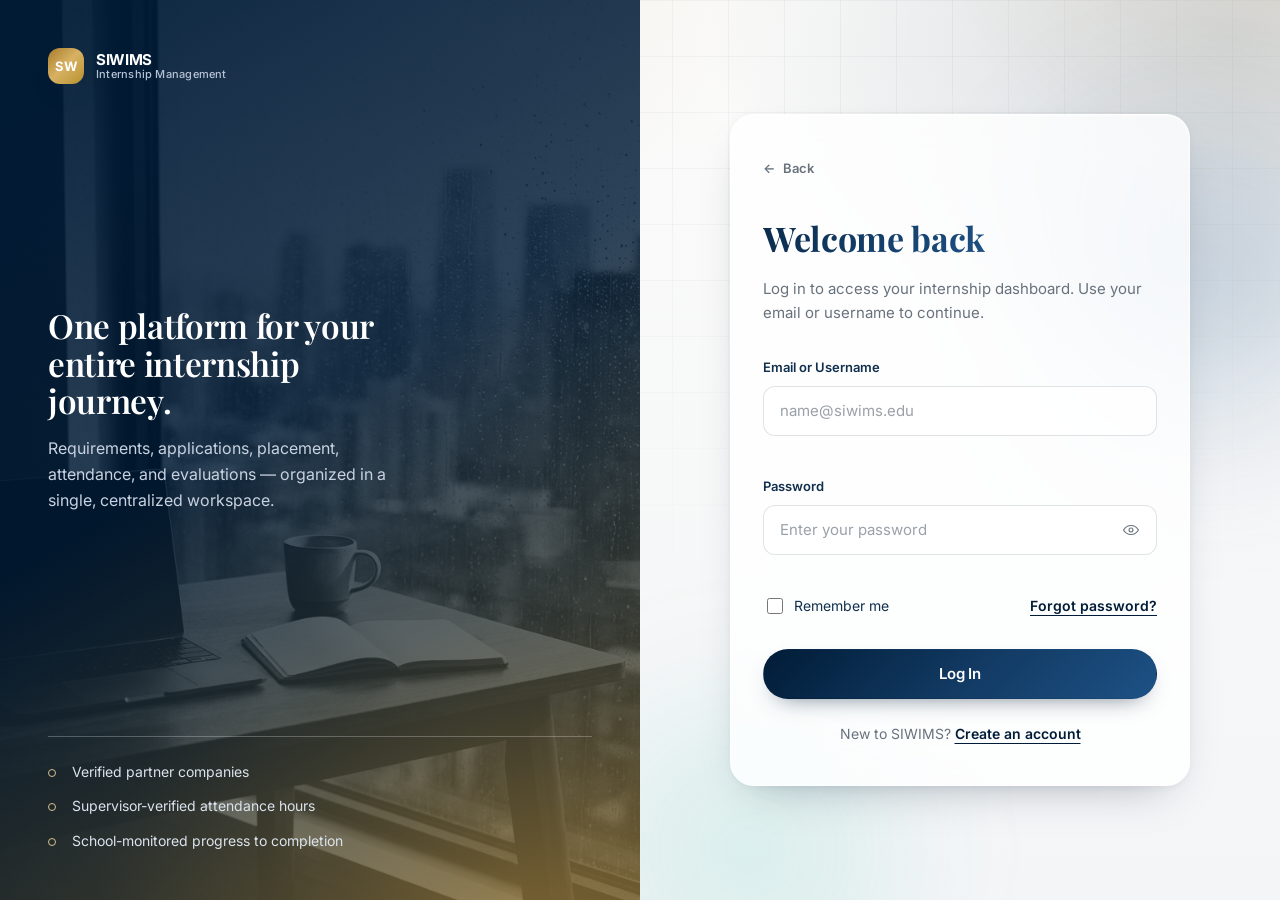
<file: student/browse.html>
<!DOCTYPE html>
<html lang="en">
  <head>
    <meta charset="UTF-8" />
    <meta name="viewport" content="width=device-width, initial-scale=1.0" />
    <title>Browse Companies | SIWIMS</title>
    <link rel="preconnect" href="https://fonts.googleapis.com" />
    <link rel="preconnect" href="https://fonts.gstatic.com" crossorigin />
    <link
      href="https://fonts.googleapis.com/css2?family=Inter:wght@400;500;600;700;800&family=Playfair+Display:wght@500;600;700&display=swap"
      rel="stylesheet"
    />
    <link rel="stylesheet" href="../css/style.css" />
    <link rel="stylesheet" href="../css/dashboard.css" />
  </head>
  <body class="dashboard" data-role="student">
    <div class="ambient" aria-hidden="true">
      <span class="orb orb--a"></span>
      <span class="orb orb--b"></span>
      <span class="orb orb--c"></span>
    </div>

    <!-- Shared icon sprite -->
    <svg width="0" height="0" style="position: absolute" aria-hidden="true" focusable="false">
      <defs>
        <symbol id="i-grid" viewBox="0 0 24 24" fill="none" stroke="currentColor" stroke-width="1.6" stroke-linecap="round" stroke-linejoin="round"><rect x="4" y="4" width="7" height="7" rx="1.5"/><rect x="13" y="4" width="7" height="7" rx="1.5"/><rect x="4" y="13" width="7" height="7" rx="1.5"/><rect x="13" y="13" width="7" height="7" rx="1.5"/></symbol>
        <symbol id="i-search" viewBox="0 0 24 24" fill="none" stroke="currentColor" stroke-width="1.6" stroke-linecap="round" stroke-linejoin="round"><circle cx="11" cy="11" r="6.5"/><path d="m20 20-3.6-3.6"/></symbol>
        <symbol id="i-building" viewBox="0 0 24 24" fill="none" stroke="currentColor" stroke-width="1.6" stroke-linecap="round" stroke-linejoin="round"><path d="M4 21V5a2 2 0 0 1 2-2h7a2 2 0 0 1 2 2v16"/><path d="M15 9h3a2 2 0 0 1 2 2v10"/><path d="M8 7h3M8 11h3M8 15h3"/><path d="M3 21h18"/></symbol>
        <symbol id="i-briefcase" viewBox="0 0 24 24" fill="none" stroke="currentColor" stroke-width="1.6" stroke-linecap="round" stroke-linejoin="round"><rect x="3" y="7.5" width="18" height="12" rx="2"/><path d="M9 7.5V6a2 2 0 0 1 2-2h2a2 2 0 0 1 2 2v1.5"/><path d="M3 12.5h18"/></symbol>
        <symbol id="i-pin" viewBox="0 0 24 24" fill="none" stroke="currentColor" stroke-width="1.6" stroke-linecap="round" stroke-linejoin="round"><path d="M12 21s-6.5-5-6.5-10.5a6.5 6.5 0 0 1 13 0C18.5 16 12 21 12 21Z"/><circle cx="12" cy="10.5" r="2.4"/></symbol>
        <symbol id="i-star" viewBox="0 0 24 24" fill="currentColor"><path d="m12 3.5 2.6 5.3 5.9.9-4.2 4.1 1 5.8L12 16.9 6.7 19.6l1-5.8-4.2-4.1 5.9-.9z"/></symbol>
        <symbol id="i-check" viewBox="0 0 24 24" fill="none" stroke="currentColor" stroke-width="2" stroke-linecap="round" stroke-linejoin="round"><path d="m5 13 4 4L19 7"/></symbol>
        <symbol id="i-arrow" viewBox="0 0 24 24" fill="none" stroke="currentColor" stroke-width="1.7" stroke-linecap="round" stroke-linejoin="round"><path d="M5 12h14"/><path d="m13 6 6 6-6 6"/></symbol>
        <symbol id="i-clock" viewBox="0 0 24 24" fill="none" stroke="currentColor" stroke-width="1.6" stroke-linecap="round" stroke-linejoin="round"><circle cx="12" cy="12" r="8.5"/><path d="M12 7.5V12l3 2"/></symbol>
        <symbol id="i-clipboard" viewBox="0 0 24 24" fill="none" stroke="currentColor" stroke-width="1.6" stroke-linecap="round" stroke-linejoin="round"><path d="M9 4h6v3H9z"/><path d="M8 5H6.5A1.5 1.5 0 0 0 5 6.5v13A1.5 1.5 0 0 0 6.5 21h11a1.5 1.5 0 0 0 1.5-1.5v-13A1.5 1.5 0 0 0 17.5 5H16"/></symbol>
        <symbol id="i-file" viewBox="0 0 24 24" fill="none" stroke="currentColor" stroke-width="1.6" stroke-linecap="round" stroke-linejoin="round"><path d="M14 3H7a2 2 0 0 0-2 2v14a2 2 0 0 0 2 2h10a2 2 0 0 0 2-2V8z"/><path d="M14 3v5h5"/><path d="M9 13h6M9 17h4"/></symbol>
        <symbol id="i-bell" viewBox="0 0 24 24" fill="none" stroke="currentColor" stroke-width="1.6" stroke-linecap="round" stroke-linejoin="round"><path d="M18 15V10a6 6 0 1 0-12 0v5l-1.5 3h15z"/><path d="M10 21a2 2 0 0 0 4 0"/></symbol>
        <symbol id="i-user" viewBox="0 0 24 24" fill="none" stroke="currentColor" stroke-width="1.6" stroke-linecap="round" stroke-linejoin="round"><circle cx="12" cy="8" r="3.5"/><path d="M5 20a7 7 0 0 1 14 0"/></symbol>
        <symbol id="i-logout" viewBox="0 0 24 24" fill="none" stroke="currentColor" stroke-width="1.6" stroke-linecap="round" stroke-linejoin="round"><path d="M15 4h2.5A1.5 1.5 0 0 1 19 5.5v13a1.5 1.5 0 0 1-1.5 1.5H15"/><path d="M10 8l-4 4 4 4"/><path d="M6 12h9"/></symbol>
        <symbol id="i-menu" viewBox="0 0 24 24" fill="none" stroke="currentColor" stroke-width="1.6" stroke-linecap="round" stroke-linejoin="round"><path d="M4 7h16M4 12h16M4 17h16"/></symbol>
      </defs>
    </svg>

    <div class="dash-layout">
      <!-- ==================== Sidebar ==================== -->
      <aside class="dash-sidebar" id="dashSidebar">
        <a class="brand" href="../index.html">
          <span class="brand-mark" aria-hidden="true">SW</span>
          <span class="brand-name">
            <strong>SIWIMS</strong>
            <span>Internship Management</span>
          </span>
        </a>

        <nav class="side-nav" aria-label="Student navigation">
          <p class="side-group-label">Discover</p>
          <a class="side-link is-active" href="browse.html" aria-current="page"><svg><use href="#i-search"/></svg> Browse Companies</a>
          <a class="side-link" href="dashboard.html#overview"><svg><use href="#i-grid"/></svg> Dashboard</a>
          <a class="side-link" href="dashboard.html#placement"><svg><use href="#i-building"/></svg> My Placement</a>

          <p class="side-group-label">Internship</p>
          <a class="side-link" href="dashboard.html#requirements"><svg><use href="#i-clipboard"/></svg> Requirements <span class="side-count">1</span></a>
          <a class="side-link" href="dashboard.html#attendance"><svg><use href="#i-clock"/></svg> Attendance &amp; Hours</a>
          <a class="side-link" href="dashboard.html#reports"><svg><use href="#i-file"/></svg> Accomplishment Reports</a>

          <p class="side-group-label">Account</p>
          <a class="side-link" href="dashboard.html#profile"><svg><use href="#i-user"/></svg> My Profile</a>
          <a class="side-link" href="dashboard.html#notifications"><svg><use href="#i-bell"/></svg> Notifications <span class="side-count">3</span></a>
        </nav>

        <div class="sidebar-footer">
          <div class="sidebar-user">
            <span class="avatar" data-user-initials>ST</span>
            <span class="user-meta">
              <strong data-user-name>Student</strong>
              <span data-user-role>Student</span>
            </span>
          </div>
          <button class="btn-logout" type="button" data-action="logout">
            <svg><use href="#i-logout"/></svg> Log Out
          </button>
        </div>
      </aside>

      <!-- ==================== Main ==================== -->
      <div class="dash-main">
        <header class="dash-topbar">
          <div class="topbar-left">
            <button class="sidebar-toggle" id="sidebarToggle" type="button" aria-label="Toggle sidebar">
              <svg width="18" height="18"><use href="#i-menu"/></svg>
            </button>
            <div class="breadcrumb">
              <span class="crumb-role">Student Portal</span>
              <span class="crumb-title" data-page-title>Browse Companies</span>
            </div>
          </div>

          <div class="topbar-right">
            <button class="icon-btn" id="notifToggle" type="button" aria-label="Notifications" aria-expanded="false" aria-controls="notifPanel">
              <svg><use href="#i-bell"/></svg>
              <span class="notif-count" data-notif-count hidden></span>
            </button>
            <div class="topbar-user">
              <span class="avatar avatar--light" data-user-initials>ST</span>
              <span class="user-meta">
                <strong data-user-name>Student</strong>
                <span data-user-role>Student</span>
              </span>
            </div>
          </div>

          <div class="notif-panel" id="notifPanel" hidden>
            <div class="notif-panel-head"><span>Notifications</span><span class="card-head-note">3 unread</span></div>
            <div class="notif-list">
              <div class="notif-item" data-notif-unread>
                <span class="notif-dot"></span>
                <div><span class="notif-title">New opportunity published</span>Pixelworks Studio opened UI/UX Design Intern.<span class="notif-time">1 hour ago</span></div>
              </div>
              <div class="notif-item" data-notif-unread>
                <span class="notif-dot"></span>
                <div><span class="notif-title">Placement approved</span>Your placement was validated by the school.<span class="notif-time">2 hours ago</span></div>
              </div>
              <div class="notif-item" data-notif-unread>
                <span class="notif-dot"></span>
                <div><span class="notif-title">Requirement revision</span>Please re-upload a clearer medical certificate.<span class="notif-time">2 days ago</span></div>
              </div>
            </div>
          </div>
        </header>

        <main class="dash-content">
          <!-- ============ Browse hero ============ -->
          <section class="browse-hero">
            <div class="browse-hero__bg" aria-hidden="true">
              <img src="../assets/images/browse-hero-cebu.jpg" alt="" />
            </div>
            <span class="hero-eyebrow hero-eyebrow--media">Verified Partner Network</span>
            <h1>Find your internship with trusted partner companies.</h1>
            <p>
              Explore school-verified companies across IT, hospitality, media,
              analytics, and more. Filter by industry, compare open positions,
              and apply with one click.
            </p>

            <form class="browse-search" id="browseSearchForm" role="search" onsubmit="return false">
              <label class="sr-only" for="companySearch">Search companies or positions</label>
              <input class="form-control" type="search" id="companySearch" placeholder="Search company, position, or location&hellip;" />
              <button class="btn btn-accent browse-search-btn" type="submit">
                <svg width="18" height="18" style="margin-right:6px"><use href="#i-search"/></svg> Search
              </button>
            </form>

            <div class="hero-stats">
              <div class="hero-stat"><strong>6</strong><span>Verified companies</span></div>
              <div class="hero-stat"><strong>24</strong><span>Open positions</span></div>
              <div class="hero-stat"><strong>3</strong><span>Applications sent</span></div>
            </div>
          </section>

          <!-- ============ Toolbar ============ -->
          <div class="browse-toolbar">
            <div class="chip-row" role="group" aria-label="Filter by industry">
              <button class="chip is-on" type="button" data-filter="all">All industries</button>
              <button class="chip" type="button" data-filter="tech">Information Technology</button>
              <button class="chip" type="button" data-filter="hospitality">Hospitality</button>
              <button class="chip" type="button" data-filter="media">Media &amp; Creative</button>
              <button class="chip" type="button" data-filter="data">Data &amp; Analytics</button>
              <button class="chip" type="button" data-filter="aviation">Aviation</button>
            </div>
            <label class="sr-only" for="companySort">Sort companies</label>
            <select class="browse-select" id="companySort">
              <option>Sort: Most positions</option>
              <option>Sort: Highest rated</option>
              <option>Sort: A &ndash; Z</option>
            </select>
          </div>

          <!-- ============ Company grid ============ -->
          <div class="company-grid" id="companyGrid">
            <article class="company-card" data-industry="tech" data-search="brightwave solutions inc information technology it support intern qa intern data encoding assistant cebu city cebu it park lahug">
              <div class="company-card__media">
                <img src="../assets/images/company-brightwave.jpg" alt="Brightwave Solutions Inc. office" />
                <span class="company-card__tag"><svg><use href="#i-check"/></svg> Verified</span>
              </div>
              <div class="company-card__body">
                <div>
                  <h2 class="company-card__name">Brightwave Solutions Inc.</h2>
                  <div class="company-card__meta" style="margin-top:6px">
                    <span class="meta-item"><svg><use href="#i-pin"/></svg> Cebu IT Park, Cebu City</span>
                    <span class="meta-item"><svg><use href="#i-briefcase"/></svg> Information Technology</span>
                  </div>
                </div>
                <div class="position-list">
                  <div class="position-row"><span class="position-name">IT Support Intern</span><span class="position-slots">3 slots</span></div>
                  <div class="position-row"><span class="position-name">QA Intern</span><span class="position-slots">2 slots</span></div>
                  <div class="position-row"><span class="position-name">Data Encoding Assistant</span><span class="position-slots">1 slot</span></div>
                </div>
                <div class="company-card__foot">
                  <span class="rating"><svg><use href="#i-star"/></svg> 4.8</span>
                  <button class="btn btn-primary btn-sm" type="button" data-demo-action="Applying to Brightwave Solutions Inc.">View &amp; Apply</button>
                </div>
              </div>
            </article>

            <article class="company-card" data-industry="hospitality" data-search="grand meridian hotel hospitality tourism front desk trainee f b service intern cebu city">
              <div class="company-card__media">
                <img src="../assets/images/company-meridian.jpg" alt="Grand Meridian Hotel facade" />
                <span class="company-card__tag"><svg><use href="#i-check"/></svg> Verified</span>
              </div>
              <div class="company-card__body">
                <div>
                  <h2 class="company-card__name">Grand Meridian Hotel</h2>
                  <div class="company-card__meta" style="margin-top:6px">
                    <span class="meta-item"><svg><use href="#i-pin"/></svg> Cebu City</span>
                    <span class="meta-item"><svg><use href="#i-briefcase"/></svg> Hospitality &amp; Tourism</span>
                  </div>
                </div>
                <div class="position-list">
                  <div class="position-row"><span class="position-name">Front Desk Trainee</span><span class="position-slots">2 slots</span></div>
                  <div class="position-row"><span class="position-name">F&amp;B Service Intern</span><span class="position-slots">2 slots</span></div>
                </div>
                <div class="company-card__foot">
                  <span class="rating"><svg><use href="#i-star"/></svg> 4.6</span>
                  <button class="btn btn-primary btn-sm" type="button" data-demo-action="Applying to Grand Meridian Hotel">View &amp; Apply</button>
                </div>
              </div>
            </article>

            <article class="company-card" data-industry="media" data-search="northgate media media creative production intern marketing assistant cebu city mandaue city">
              <div class="company-card__media">
                <img src="../assets/images/company-northgate.jpg" alt="Northgate Media studio" />
                <span class="company-card__tag"><svg><use href="#i-check"/></svg> Verified</span>
              </div>
              <div class="company-card__body">
                <div>
                  <h2 class="company-card__name">Northgate Media</h2>
                  <div class="company-card__meta" style="margin-top:6px">
                    <span class="meta-item"><svg><use href="#i-pin"/></svg> Mandaue City, Cebu</span>
                    <span class="meta-item"><svg><use href="#i-briefcase"/></svg> Media &amp; Creative</span>
                  </div>
                </div>
                <div class="position-list">
                  <div class="position-row"><span class="position-name">Production Intern</span><span class="position-slots">2 slots</span></div>
                  <div class="position-row"><span class="position-name">Marketing Assistant</span><span class="position-slots">1 slot</span></div>
                </div>
                <div class="company-card__foot">
                  <span class="rating"><svg><use href="#i-star"/></svg> 4.5</span>
                  <button class="btn btn-primary btn-sm" type="button" data-demo-action="Applying to Northgate Media">View &amp; Apply</button>
                </div>
              </div>
            </article>

            <article class="company-card" data-industry="data" data-search="datahub analytics data analytics business intelligence analyst intern cebu city cebu business park">
              <div class="company-card__media">
                <img src="../assets/images/company-datahub.jpg" alt="DataHub Analytics workspace" />
                <span class="company-card__tag"><svg><use href="#i-check"/></svg> Verified</span>
              </div>
              <div class="company-card__body">
                <div>
                  <h2 class="company-card__name">DataHub Analytics</h2>
                  <div class="company-card__meta" style="margin-top:6px">
                    <span class="meta-item"><svg><use href="#i-pin"/></svg> Cebu Business Park, Cebu City</span>
                    <span class="meta-item"><svg><use href="#i-briefcase"/></svg> Data &amp; Analytics</span>
                  </div>
                </div>
                <div class="position-list">
                  <div class="position-row"><span class="position-name">Data Analyst Intern</span><span class="position-slots">2 slots</span></div>
                  <div class="position-row"><span class="position-name">Business Intelligence Intern</span><span class="position-slots">1 slot</span></div>
                </div>
                <div class="company-card__foot">
                  <span class="rating"><svg><use href="#i-star"/></svg> 4.7</span>
                  <button class="btn btn-primary btn-sm" type="button" data-demo-action="Applying to DataHub Analytics">View &amp; Apply</button>
                </div>
              </div>
            </article>

            <article class="company-card" data-industry="aviation" data-search="cebu pacific air aviation transport customer service trainee operations intern lapu-lapu city mactan cebu">
              <div class="company-card__media">
                <img src="../assets/images/company-cebupacific.jpg" alt="Cebu Pacific Air aircraft" />
                <span class="company-card__tag"><svg><use href="#i-check"/></svg> Verified</span>
              </div>
              <div class="company-card__body">
                <div>
                  <h2 class="company-card__name">Cebu Pacific Air</h2>
                  <div class="company-card__meta" style="margin-top:6px">
                    <span class="meta-item"><svg><use href="#i-pin"/></svg> Lapu-Lapu City, Cebu</span>
                    <span class="meta-item"><svg><use href="#i-briefcase"/></svg> Aviation &amp; Transport</span>
                  </div>
                </div>
                <div class="position-list">
                  <div class="position-row"><span class="position-name">Customer Service Trainee</span><span class="position-slots">3 slots</span></div>
                  <div class="position-row"><span class="position-name">Operations Intern</span><span class="position-slots">1 slot</span></div>
                </div>
                <div class="company-card__foot">
                  <span class="rating"><svg><use href="#i-star"/></svg> 4.4</span>
                  <button class="btn btn-primary btn-sm" type="button" data-demo-action="Applying to Cebu Pacific Air">View &amp; Apply</button>
                </div>
              </div>
            </article>

            <article class="company-card" data-industry="tech" data-search="pixelworks studio design technology ui ux design intern frontend developer intern cebu city">
              <div class="company-card__media">
                <img src="../assets/images/company-pixelworks.jpg" alt="Pixelworks Studio design floor" />
                <span class="company-card__tag"><svg><use href="#i-check"/></svg> Verified</span>
              </div>
              <div class="company-card__body">
                <div>
                  <h2 class="company-card__name">Pixelworks Studio</h2>
                  <div class="company-card__meta" style="margin-top:6px">
                    <span class="meta-item"><svg><use href="#i-pin"/></svg> Cebu City</span>
                    <span class="meta-item"><svg><use href="#i-briefcase"/></svg> Design &amp; Technology</span>
                  </div>
                </div>
                <div class="position-list">
                  <div class="position-row"><span class="position-name">UI/UX Design Intern</span><span class="position-slots">2 slots</span></div>
                  <div class="position-row"><span class="position-name">Frontend Developer Intern</span><span class="position-slots">1 slot</span></div>
                </div>
                <div class="company-card__foot">
                  <span class="rating"><svg><use href="#i-star"/></svg> 4.6</span>
                  <button class="btn btn-primary btn-sm" type="button" data-demo-action="Applying to Pixelworks Studio">View &amp; Apply</button>
                </div>
              </div>
            </article>
          </div>

          <p class="browse-empty" id="browseEmpty">
            No companies match your search. Try a different keyword or industry.
          </p>
        </main>
      </div>
    </div>

    <div class="toast" id="dashToast" role="status" aria-live="polite" hidden></div>

    <script src="../js/auth.js"></script>
    <script src="../js/access-control.js"></script>
    <script src="../js/dashboard.js"></script>
    <script>
      (function () {
        "use strict";
        var grid = document.getElementById("companyGrid");
        var empty = document.getElementById("browseEmpty");
        var input = document.getElementById("companySearch");
        if (!grid || !input) return;

        var cards = Array.prototype.slice.call(
          grid.querySelectorAll("[data-industry]")
        );
        var chips = Array.prototype.slice.call(
          document.querySelectorAll("[data-filter]")
        );
        var activeFilter = "all";

        function apply() {
          var query = (input.value || "").trim().toLowerCase();
          var shown = 0;

          cards.forEach(function (card) {
            var industry = card.getAttribute("data-industry");
            var text = (card.getAttribute("data-search") || "").toLowerCase();
            var matchesFilter = activeFilter === "all" || industry === activeFilter;
            var matchesQuery = !query || text.indexOf(query) !== -1;
            var visible = matchesFilter && matchesQuery;
            card.style.display = visible ? "" : "none";
            if (visible) shown += 1;
          });

          if (empty) empty.classList.toggle("is-visible", shown === 0);
        }

        chips.forEach(function (chip) {
          chip.addEventListener("click", function () {
            activeFilter = chip.getAttribute("data-filter") || "all";
            chips.forEach(function (item) {
              item.classList.toggle("is-on", item === chip);
            });
            apply();
          });
        });

        input.addEventListener("input", apply);

        var form = document.getElementById("browseSearchForm");
        if (form) {
          form.addEventListener("submit", function (event) {
            event.preventDefault();
            apply();
          });
        }
      })();
    </script>
  </body>
</html>
</file>
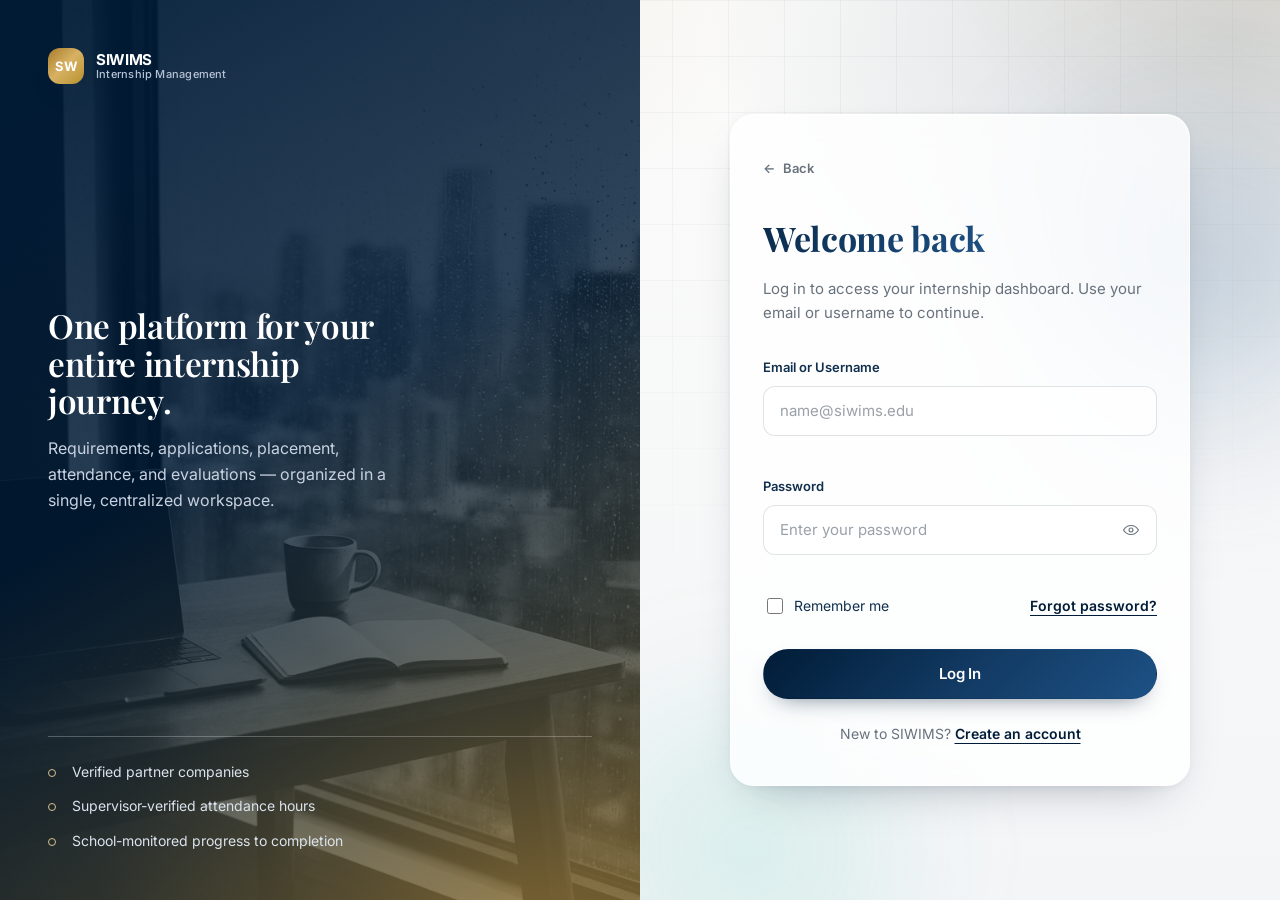
<file: student/dashboard.html>
<!DOCTYPE html>
<html lang="en">
  <head>
    <meta charset="UTF-8" />
    <meta name="viewport" content="width=device-width, initial-scale=1.0" />
    <title>Student Dashboard | SIWIMS</title>
    <link rel="preconnect" href="https://fonts.googleapis.com" />
    <link rel="preconnect" href="https://fonts.gstatic.com" crossorigin />
    <link
      href="https://fonts.googleapis.com/css2?family=Inter:wght@400;500;600;700;800&family=Playfair+Display:wght@500;600;700&display=swap"
      rel="stylesheet"
    />
    <link rel="stylesheet" href="../css/style.css" />
    <link rel="stylesheet" href="../css/dashboard.css" />
  </head>
  <body class="dashboard" data-role="student">
    <div class="ambient" aria-hidden="true">
      <span class="orb orb--a"></span>
      <span class="orb orb--b"></span>
      <span class="orb orb--c"></span>
    </div>

    <!-- Shared icon sprite -->
    <svg width="0" height="0" style="position: absolute" aria-hidden="true" focusable="false">
      <defs>
        <symbol id="i-grid" viewBox="0 0 24 24" fill="none" stroke="currentColor" stroke-width="1.6" stroke-linecap="round" stroke-linejoin="round"><rect x="4" y="4" width="7" height="7" rx="1.5"/><rect x="13" y="4" width="7" height="7" rx="1.5"/><rect x="4" y="13" width="7" height="7" rx="1.5"/><rect x="13" y="13" width="7" height="7" rx="1.5"/></symbol>
        <symbol id="i-building" viewBox="0 0 24 24" fill="none" stroke="currentColor" stroke-width="1.6" stroke-linecap="round" stroke-linejoin="round"><path d="M4 21V5a2 2 0 0 1 2-2h7a2 2 0 0 1 2 2v16"/><path d="M15 9h3a2 2 0 0 1 2 2v10"/><path d="M8 7h3M8 11h3M8 15h3"/><path d="M3 21h18"/></symbol>
        <symbol id="i-clipboard" viewBox="0 0 24 24" fill="none" stroke="currentColor" stroke-width="1.6" stroke-linecap="round" stroke-linejoin="round"><path d="M9 4h6v3H9z"/><path d="M8 5H6.5A1.5 1.5 0 0 0 5 6.5v13A1.5 1.5 0 0 0 6.5 21h11a1.5 1.5 0 0 0 1.5-1.5v-13A1.5 1.5 0 0 0 17.5 5H16"/></symbol>
        <symbol id="i-clock" viewBox="0 0 24 24" fill="none" stroke="currentColor" stroke-width="1.6" stroke-linecap="round" stroke-linejoin="round"><circle cx="12" cy="12" r="8.5"/><path d="M12 7.5V12l3 2"/></symbol>
        <symbol id="i-file" viewBox="0 0 24 24" fill="none" stroke="currentColor" stroke-width="1.6" stroke-linecap="round" stroke-linejoin="round"><path d="M14 3H7a2 2 0 0 0-2 2v14a2 2 0 0 0 2 2h10a2 2 0 0 0 2-2V8z"/><path d="M14 3v5h5"/><path d="M9 13h6M9 17h4"/></symbol>
        <symbol id="i-bell" viewBox="0 0 24 24" fill="none" stroke="currentColor" stroke-width="1.6" stroke-linecap="round" stroke-linejoin="round"><path d="M18 15V10a6 6 0 1 0-12 0v5l-1.5 3h15z"/><path d="M10 21a2 2 0 0 0 4 0"/></symbol>
        <symbol id="i-user" viewBox="0 0 24 24" fill="none" stroke="currentColor" stroke-width="1.6" stroke-linecap="round" stroke-linejoin="round"><circle cx="12" cy="8" r="3.5"/><path d="M5 20a7 7 0 0 1 14 0"/></symbol>
        <symbol id="i-logout" viewBox="0 0 24 24" fill="none" stroke="currentColor" stroke-width="1.6" stroke-linecap="round" stroke-linejoin="round"><path d="M15 4h2.5A1.5 1.5 0 0 1 19 5.5v13a1.5 1.5 0 0 1-1.5 1.5H15"/><path d="M10 8l-4 4 4 4"/><path d="M6 12h9"/></symbol>
        <symbol id="i-menu" viewBox="0 0 24 24" fill="none" stroke="currentColor" stroke-width="1.6" stroke-linecap="round" stroke-linejoin="round"><path d="M4 7h16M4 12h16M4 17h16"/></symbol>
        <symbol id="i-check" viewBox="0 0 24 24" fill="none" stroke="currentColor" stroke-width="1.8" stroke-linecap="round" stroke-linejoin="round"><path d="m5 13 4 4L19 7"/></symbol>
        <symbol id="i-plus" viewBox="0 0 24 24" fill="none" stroke="currentColor" stroke-width="1.6" stroke-linecap="round" stroke-linejoin="round"><path d="M12 5v14M5 12h14"/></symbol>
        <symbol id="i-upload" viewBox="0 0 24 24" fill="none" stroke="currentColor" stroke-width="1.6" stroke-linecap="round" stroke-linejoin="round"><path d="M12 16V4"/><path d="m7 9 5-5 5 5"/><path d="M4 16v2.5A1.5 1.5 0 0 0 5.5 20h13a1.5 1.5 0 0 0 1.5-1.5V16"/></symbol>
        <symbol id="i-info" viewBox="0 0 24 24" fill="none" stroke="currentColor" stroke-width="1.6" stroke-linecap="round" stroke-linejoin="round"><circle cx="12" cy="12" r="8.5"/><path d="M12 11v5M12 8h.01"/></symbol>
        <symbol id="i-calendar" viewBox="0 0 24 24" fill="none" stroke="currentColor" stroke-width="1.6" stroke-linecap="round" stroke-linejoin="round"><rect x="3" y="5" width="18" height="16" rx="2"/><path d="M8 3v4M16 3v4M3 10h18"/></symbol>
        <symbol id="i-trend" viewBox="0 0 24 24" fill="none" stroke="currentColor" stroke-width="1.8" stroke-linecap="round" stroke-linejoin="round"><path d="m3 16 5-5 3.5 3.5L21 6"/><path d="M15 6h6v6"/></symbol>
        <symbol id="i-award" viewBox="0 0 24 24" fill="none" stroke="currentColor" stroke-width="1.6" stroke-linecap="round" stroke-linejoin="round"><circle cx="12" cy="9" r="5.5"/><path d="m8.5 13.5-1.5 7 5-3 5 3-1.5-7"/></symbol>
        <symbol id="i-target" viewBox="0 0 24 24" fill="none" stroke="currentColor" stroke-width="1.6" stroke-linecap="round" stroke-linejoin="round"><circle cx="12" cy="12" r="8.5"/><circle cx="12" cy="12" r="4.5"/><circle cx="12" cy="12" r="1"/></symbol>
        <symbol id="i-search" viewBox="0 0 24 24" fill="none" stroke="currentColor" stroke-width="1.6" stroke-linecap="round" stroke-linejoin="round"><circle cx="11" cy="11" r="6.5"/><path d="m20 20-3.6-3.6"/></symbol>
        <symbol id="i-arrow" viewBox="0 0 24 24" fill="none" stroke="currentColor" stroke-width="1.8" stroke-linecap="round" stroke-linejoin="round"><path d="M5 12h14"/><path d="m13 6 6 6-6 6"/></symbol>
      </defs>
    </svg>

    <div class="dash-layout">
      <!-- ==================== Sidebar ==================== -->
      <aside class="dash-sidebar" id="dashSidebar">
        <a class="brand" href="../index.html">
          <span class="brand-mark" aria-hidden="true">SW</span>
          <span class="brand-name">
            <strong>SIWIMS</strong>
            <span>Internship Management</span>
          </span>
        </a>

        <nav class="side-nav" aria-label="Student navigation">
          <p class="side-group-label">Discover</p>
          <a class="side-link side-link--feature" href="browse.html"><svg><use href="#i-search"/></svg> Browse Companies</a>

          <p class="side-group-label">Overview</p>
          <a class="side-link" href="#overview" data-nav="overview" data-title="Dashboard Overview"><svg><use href="#i-grid"/></svg> Dashboard</a>
          <a class="side-link" href="#placement" data-nav="placement" data-title="My Placement"><svg><use href="#i-building"/></svg> My Placement</a>

          <p class="side-group-label">Internship</p>
          <a class="side-link" href="#requirements" data-nav="requirements" data-title="Requirements"><svg><use href="#i-clipboard"/></svg> Requirements <span class="side-count">1</span></a>
          <a class="side-link" href="#attendance" data-nav="attendance" data-title="Attendance &amp; Hours"><svg><use href="#i-clock"/></svg> Attendance &amp; Hours</a>
          <a class="side-link" href="#reports" data-nav="reports" data-title="Accomplishment Reports"><svg><use href="#i-file"/></svg> Accomplishment Reports</a>

          <p class="side-group-label">Account</p>
          <a class="side-link" href="#profile" data-nav="profile" data-title="My Profile"><svg><use href="#i-user"/></svg> My Profile</a>
          <a class="side-link" href="#notifications" data-nav="notifications" data-title="Notifications"><svg><use href="#i-bell"/></svg> Notifications <span class="side-count">3</span></a>
        </nav>

        <div class="sidebar-footer">
          <div class="sidebar-user">
            <span class="avatar" data-user-initials>ST</span>
            <span class="user-meta">
              <strong data-user-name>Student</strong>
              <span data-user-role>Student</span>
            </span>
          </div>
          <button class="btn-logout" type="button" data-action="logout">
            <svg><use href="#i-logout"/></svg> Log Out
          </button>
        </div>
      </aside>

      <!-- ==================== Main ==================== -->
      <div class="dash-main">
        <header class="dash-topbar">
          <div class="topbar-left">
            <button class="sidebar-toggle" id="sidebarToggle" type="button" aria-label="Toggle sidebar">
              <svg width="18" height="18"><use href="#i-menu"/></svg>
            </button>
            <div class="breadcrumb">
              <span class="crumb-role">Student Portal</span>
              <span class="crumb-title" data-page-title>Dashboard Overview</span>
            </div>
          </div>

          <div class="topbar-right">
            <button class="icon-btn" id="notifToggle" type="button" aria-label="Notifications" aria-expanded="false" aria-controls="notifPanel">
              <svg><use href="#i-bell"/></svg>
              <span class="notif-count" data-notif-count hidden></span>
            </button>
            <div class="topbar-user">
              <span class="avatar avatar--light" data-user-initials>ST</span>
              <span class="user-meta">
                <strong data-user-name>Student</strong>
                <span data-user-role>Student</span>
              </span>
            </div>
          </div>

          <div class="notif-panel" id="notifPanel" hidden>
            <div class="notif-panel-head"><span>Notifications</span><span class="card-head-note">3 unread</span></div>
            <div class="notif-list">
              <div class="notif-item" data-notif-unread>
                <span class="notif-dot"></span>
                <div><span class="notif-title">Placement approved</span>Your placement was validated by the school.<span class="notif-time">2 hours ago</span></div>
              </div>
              <div class="notif-item" data-notif-unread>
                <span class="notif-dot"></span>
                <div><span class="notif-title">Attendance verified</span>Your Nov 18 time logs were verified.<span class="notif-time">Yesterday</span></div>
              </div>
              <div class="notif-item" data-notif-unread>
                <span class="notif-dot"></span>
                <div><span class="notif-title">Requirement revision</span>Please re-upload a clearer medical certificate.<span class="notif-time">2 days ago</span></div>
              </div>
              <div class="notif-item">
                <span class="notif-dot" style="background: var(--color-border)"></span>
                <div><span class="notif-title">Weekly report approved</span>Week 3 report was approved.<span class="notif-time">4 days ago</span></div>
              </div>
            </div>
          </div>
        </header>

        <main class="dash-content">
          <!-- ============ Overview ============ -->
          <section class="dash-section" data-section="overview">
            <div class="hero-panel hero-panel--media">
              <div class="hero-media" aria-hidden="true">
                <img src="../assets/images/student-professional.jpg" alt="" />
              </div>
              <div class="hero-layout">
                <div>
                  <span class="hero-eyebrow hero-eyebrow--media">Student Internship Journey</span>
                  <h1>Welcome back, <span data-user-name>Student</span>.</h1>
                  <p>
                    You are on track with your work immersion. Keep logging
                    verified hours and completing your requirements to finish
                    on schedule.
                  </p>
                  <div class="hero-stats">
                    <div class="hero-stat"><strong>248</strong><span>Verified hours</span></div>
                    <div class="hero-stat"><strong>238</strong><span>Hours remaining</span></div>
                    <div class="hero-stat"><strong>4/5</strong><span>Requirements</span></div>
                  </div>
                  <div class="hero-actions">
                    <a class="btn btn-secondary btn-sm" href="browse.html">
                      <svg width="16" height="16" style="margin-right:6px"><use href="#i-search"/></svg> Explore Companies
                    </a>
                    <button class="btn btn-secondary btn-sm" type="button" data-demo-action="Logging attendance">
                      <svg width="16" height="16" style="margin-right:6px"><use href="#i-clock"/></svg> Log Attendance
                    </button>
                    <button class="btn btn-secondary btn-sm" type="button" data-demo-action="Submitting a report">
                      <svg width="16" height="16" style="margin-right:6px"><use href="#i-plus"/></svg> Submit Report
                    </button>
                  </div>
                </div>
                <div class="ring ring--onDark" data-ring="51">
                  <svg viewBox="0 0 120 120"><circle class="ring-track" cx="60" cy="60" r="52"/><circle class="ring-fill" cx="60" cy="60" r="52" pathLength="100"/></svg>
                  <div class="ring-center"><strong>51%</strong><span>Completed</span></div>
                </div>
              </div>
            </div>

            <div class="stat-grid">
              <article class="stat-card">
                <div class="stat-top">
                  <span class="stat-label">Application Status</span>
                  <span class="stat-icon"><svg><use href="#i-clipboard"/></svg></span>
                </div>
                <p class="stat-value">Accepted</p>
                <p class="stat-foot">Brightwave Solutions Inc. &middot; IT Intern</p>
              </article>

              <article class="stat-card">
                <div class="stat-top">
                  <span class="stat-label">Internship Progress</span>
                  <span class="stat-icon"><svg><use href="#i-trend"/></svg></span>
                </div>
                <p class="stat-value">Ongoing</p>
                <p class="stat-foot">Deployed October 6, 2026</p>
              </article>

              <article class="stat-card">
                <div class="stat-top">
                  <span class="stat-label">Verified Hours</span>
                  <span class="stat-icon"><svg><use href="#i-clock"/></svg></span>
                </div>
                <p class="stat-value">248 <small>of 486</small></p>
                <p class="stat-foot"><span class="trend trend--up">&#9650; 16 hrs</span> this week</p>
              </article>

              <article class="stat-card">
                <div class="stat-top">
                  <span class="stat-label">Requirements</span>
                  <span class="stat-icon"><svg><use href="#i-file"/></svg></span>
                </div>
                <p class="stat-value">4 <small>of 5</small></p>
                <p class="stat-foot">1 item requires revision</p>
              </article>
            </div>

            <div class="grid-2-1">
              <div class="dash-card">
                <div class="card-head">
                  <h2>Weekly Rendered Hours</h2>
                  <span class="card-head-note">Last 7 weeks &middot; verified</span>
                </div>
                <div class="bar-chart">
                  <div class="bar" title="Week 1 &middot; 32 hours"><i style="--h:66"></i><span>W1</span></div>
                  <div class="bar" title="Week 2 &middot; 36 hours"><i style="--h:75"></i><span>W2</span></div>
                  <div class="bar" title="Week 3 &middot; 40 hours"><i style="--h:83"></i><span>W3</span></div>
                  <div class="bar" title="Week 4 &middot; 34 hours"><i style="--h:71"></i><span>W4</span></div>
                  <div class="bar" title="Week 5 &middot; 38 hours"><i style="--h:79"></i><span>W5</span></div>
                  <div class="bar" title="Week 6 &middot; 44 hours"><i style="--h:92"></i><span>W6</span></div>
                  <div class="bar" title="Week 7 &middot; 24 hours so far"><i style="--h:50"></i><span>W7</span></div>
                </div>
              </div>

              <div class="dash-card">
                <div class="card-head">
                  <h2>Hour Completion</h2>
                  <span class="card-head-note">Supervisor-verified</span>
                </div>
                <div style="display:flex; justify-content:center; padding: var(--space-2) 0 var(--space-4)">
                  <div class="ring ring--sm" data-ring="51">
                    <svg viewBox="0 0 120 120"><circle class="ring-track" cx="60" cy="60" r="52"/><circle class="ring-fill" cx="60" cy="60" r="52" pathLength="100"/></svg>
                    <div class="ring-center"><strong>51%</strong><span>of 486 hrs</span></div>
                  </div>
                </div>
                <div class="meter-list">
                  <div class="meter-row">
                    <span class="meter-name">Verified</span>
                    <span class="meter-track"><span class="meter-bar" style="--h:51"></span></span>
                    <span class="meter-value">248</span>
                  </div>
                  <div class="meter-row">
                    <span class="meter-name">Pending</span>
                    <span class="meter-track"><span class="meter-bar" style="--h:3"></span></span>
                    <span class="meter-value">16</span>
                  </div>
                  <div class="meter-row">
                    <span class="meter-name">Remaining</span>
                    <span class="meter-track"><span class="meter-bar" style="--h:49"></span></span>
                    <span class="meter-value">238</span>
                  </div>
                </div>
              </div>
            </div>

            <div class="split-main">
              <div class="dash-card">
                <div class="card-head">
                  <h2>Placement Information</h2>
                  <span class="badge badge--info">Ongoing</span>
                </div>
                <div class="info-grid">
                  <div class="info-item"><p class="info-label">Company</p><p class="info-value">Brightwave Solutions Inc.</p></div>
                  <div class="info-item"><p class="info-label">Position</p><p class="info-value">IT Support Intern</p></div>
                  <div class="info-item"><p class="info-label">Supervisor</p><p class="info-value">Engr. Mark Villanueva</p></div>
                  <div class="info-item"><p class="info-label">Required Hours</p><p class="info-value">486 hours</p></div>
                  <div class="info-item"><p class="info-label">Schedule</p><p class="info-value">Mon &ndash; Fri, 8:00 AM &ndash; 5:00 PM</p></div>
                  <div class="info-item"><p class="info-label">Placement Status</p><p class="info-value">Approved by School</p></div>
                </div>
                <div style="margin-top: var(--space-5)">
                  <div class="progress-meta">
                    <span class="progress-label">Verified progress</span>
                    <span class="progress-value">51%</span>
                  </div>
                  <div class="progress" data-progress="51"><span class="progress-fill" data-progress-fill></span></div>
                </div>
              </div>

              <div class="dash-card">
                <div class="card-head">
                  <h2>Recent Activity</h2>
                  <span class="card-head-note">Timeline</span>
                </div>
                <div class="timeline">
                  <div class="timeline-item is-done">
                    <p class="timeline-title">Placement approved</p>
                    <p class="timeline-meta">School validated your placement &middot; 2h ago</p>
                  </div>
                  <div class="timeline-item is-done">
                    <p class="timeline-title">Attendance verified</p>
                    <p class="timeline-meta">Nov 18 time logs verified &middot; Yesterday</p>
                  </div>
                  <div class="timeline-item">
                    <p class="timeline-title">Requirement revision</p>
                    <p class="timeline-meta">Medical certificate needs re-upload &middot; 2d ago</p>
                  </div>
                  <div class="timeline-item is-done">
                    <p class="timeline-title">Report approved</p>
                    <p class="timeline-meta">Week 3 accomplishment report &middot; 4d ago</p>
                  </div>
                </div>
              </div>
            </div>
          </section>

          <!-- ============ Placement ============ -->
          <section class="dash-section" data-section="placement" hidden>
            <div class="page-head">
              <div>
                <h1 class="page-title">My Placement</h1>
                <p class="page-desc">Your confirmed internship placement details, validated by your school coordinator.</p>
              </div>
              <span class="badge badge--info">Ongoing</span>
            </div>

            <div class="grid-2">
              <div class="dash-card">
                <div class="card-head"><h2>Company Details</h2></div>
                <div class="info-grid">
                  <div class="info-item"><p class="info-label">Company Name</p><p class="info-value">Brightwave Solutions Inc.</p></div>
                  <div class="info-item"><p class="info-label">Industry</p><p class="info-value">Information Technology</p></div>
                  <div class="info-item"><p class="info-label">Address</p><p class="info-value">Cebu IT Park, Lahug, Cebu City</p></div>
                  <div class="info-item"><p class="info-label">Verification</p><p class="info-value">School-verified partner</p></div>
                </div>
              </div>

              <div class="dash-card">
                <div class="card-head"><h2>Internship Terms</h2></div>
                <div class="info-grid">
                  <div class="info-item"><p class="info-label">Position</p><p class="info-value">IT Support Intern</p></div>
                  <div class="info-item"><p class="info-label">Supervisor</p><p class="info-value">Engr. Mark Villanueva</p></div>
                  <div class="info-item"><p class="info-label">Start Date</p><p class="info-value">October 6, 2026</p></div>
                  <div class="info-item"><p class="info-label">Target End Date</p><p class="info-value">January 30, 2027</p></div>
                </div>
              </div>
            </div>

            <div class="dash-card">
              <div class="card-head">
                <h2>Hour Completion</h2>
                <span class="card-head-note">Computed from supervisor-verified attendance</span>
              </div>
              <div class="hour-grid">
                <div class="hour-box"><p class="hour-label">Required Hours</p><p class="hour-value">486</p></div>
                <div class="hour-box"><p class="hour-label">Verified Hours</p><p class="hour-value">248</p></div>
                <div class="hour-box"><p class="hour-label">Remaining Hours</p><p class="hour-value">238</p></div>
              </div>
              <div class="progress-meta">
                <span class="progress-label">Overall completion</span>
                <span class="progress-value">51%</span>
              </div>
              <div class="progress" data-progress="51"><span class="progress-fill" data-progress-fill></span></div>
            </div>
          </section>

          <!-- ============ Requirements ============ -->
          <section class="dash-section" data-section="requirements" hidden>
            <div class="page-head">
              <div>
                <h1 class="page-title">Pre-Deployment Requirements</h1>
                <p class="page-desc">Documents verified by your school coordinator before deployment.</p>
              </div>
              <button class="btn btn-primary btn-sm" type="button" data-demo-action="Uploading a requirement">
                <svg width="16" height="16" style="margin-right:6px"><use href="#i-upload"/></svg> Upload Requirement
              </button>
            </div>

            <div class="stat-grid">
              <article class="stat-card"><div class="stat-top"><span class="stat-label">Approved</span><span class="stat-icon"><svg><use href="#i-check"/></svg></span></div><p class="stat-value">3</p><p class="stat-foot">Cleared by the coordinator</p></article>
              <article class="stat-card"><div class="stat-top"><span class="stat-label">Pending Review</span><span class="stat-icon"><svg><use href="#i-clock"/></svg></span></div><p class="stat-value">1</p><p class="stat-foot">Awaiting coordinator review</p></article>
              <article class="stat-card"><div class="stat-top"><span class="stat-label">Needs Revision</span><span class="stat-icon"><svg><use href="#i-info"/></svg></span></div><p class="stat-value">1</p><p class="stat-foot">Re-upload required</p></article>
              <article class="stat-card"><div class="stat-top"><span class="stat-label">Completion</span><span class="stat-icon"><svg><use href="#i-target"/></svg></span></div><p class="stat-value">80%</p><p class="stat-foot">4 of 5 submitted</p></article>
            </div>

            <div class="table-wrap">
              <table class="data-table">
                <caption>Submitted requirements</caption>
                <thead>
                  <tr>
                    <th scope="col">Requirement</th>
                    <th scope="col">Date Submitted</th>
                    <th scope="col">Status</th>
                    <th scope="col">Remarks</th>
                  </tr>
                </thead>
                <tbody>
                  <tr>
                    <td class="cell-strong">Internship Application Form</td>
                    <td>Sep 12, 2026</td>
                    <td><span class="badge badge--success">Approved</span></td>
                    <td class="cell-muted">&mdash;</td>
                  </tr>
                  <tr>
                    <td class="cell-strong">Parent&rsquo;s Consent Form</td>
                    <td>Sep 12, 2026</td>
                    <td><span class="badge badge--success">Approved</span></td>
                    <td class="cell-muted">&mdash;</td>
                  </tr>
                  <tr>
                    <td class="cell-strong">Medical Certificate</td>
                    <td>Sep 14, 2026</td>
                    <td><span class="badge badge--warning">Revision Required</span></td>
                    <td class="cell-muted">Please upload a clearer copy.</td>
                  </tr>
                  <tr>
                    <td class="cell-strong">Certificate of Enrollment</td>
                    <td>Sep 14, 2026</td>
                    <td><span class="badge badge--success">Approved</span></td>
                    <td class="cell-muted">&mdash;</td>
                  </tr>
                  <tr>
                    <td class="cell-strong">Resume / Curriculum Vitae</td>
                    <td>Sep 15, 2026</td>
                    <td><span class="badge badge--info">Pending Verification</span></td>
                    <td class="cell-muted">Awaiting coordinator review.</td>
                  </tr>
                </tbody>
              </table>
            </div>
          </section>

          <!-- ============ Attendance ============ -->
          <section class="dash-section" data-section="attendance" hidden>
            <div class="page-head">
              <div>
                <h1 class="page-title">Attendance &amp; Hours</h1>
                <p class="page-desc">Only supervisor-verified attendance counts toward your official internship hours.</p>
              </div>
              <button class="btn btn-primary btn-sm" type="button" data-demo-action="Logging time-in / time-out">Time In / Time Out</button>
            </div>

            <div class="stat-grid">
              <article class="stat-card"><div class="stat-top"><span class="stat-label">Days Present</span><span class="stat-icon"><svg><use href="#i-calendar"/></svg></span></div><p class="stat-value">31</p><p class="stat-foot">Since October 6</p></article>
              <article class="stat-card"><div class="stat-top"><span class="stat-label">Verified Hours</span><span class="stat-icon"><svg><use href="#i-check"/></svg></span></div><p class="stat-value">248</p><p class="stat-foot">Approved by supervisor</p></article>
              <article class="stat-card"><div class="stat-top"><span class="stat-label">Pending Hours</span><span class="stat-icon"><svg><use href="#i-clock"/></svg></span></div><p class="stat-value">16</p><p class="stat-foot">Awaiting verification</p></article>
              <article class="stat-card"><div class="stat-top"><span class="stat-label">Remaining Hours</span><span class="stat-icon"><svg><use href="#i-target"/></svg></span></div><p class="stat-value">238</p><p class="stat-foot">To reach 486 hours</p></article>
            </div>

            <div class="grid-2">
              <div class="dash-card">
                <div class="card-head">
                  <h2>Attendance Density</h2>
                  <span class="card-head-note">Last 4 weeks</span>
                </div>
                <div class="heat">
                  <span class="heat-cell" style="--lvl:4"></span><span class="heat-cell" style="--lvl:3"></span><span class="heat-cell" style="--lvl:4"></span><span class="heat-cell" style="--lvl:3"></span><span class="heat-cell" style="--lvl:4"></span><span class="heat-cell" style="--lvl:1"></span><span class="heat-cell" style="--lvl:0"></span>
                  <span class="heat-cell" style="--lvl:3"></span><span class="heat-cell" style="--lvl:4"></span><span class="heat-cell" style="--lvl:3"></span><span class="heat-cell" style="--lvl:4"></span><span class="heat-cell" style="--lvl:2"></span><span class="heat-cell" style="--lvl:0"></span><span class="heat-cell" style="--lvl:0"></span>
                  <span class="heat-cell" style="--lvl:4"></span><span class="heat-cell" style="--lvl:3"></span><span class="heat-cell" style="--lvl:4"></span><span class="heat-cell" style="--lvl:4"></span><span class="heat-cell" style="--lvl:3"></span><span class="heat-cell" style="--lvl:1"></span><span class="heat-cell" style="--lvl:0"></span>
                  <span class="heat-cell" style="--lvl:3"></span><span class="heat-cell" style="--lvl:4"></span><span class="heat-cell" style="--lvl:2"></span><span class="heat-cell" style="--lvl:0"></span><span class="heat-cell" style="--lvl:1"></span><span class="heat-cell" style="--lvl:0"></span><span class="heat-cell" style="--lvl:0"></span>
                </div>
                <div class="heat-axis">
                  <span>Mon</span><span>Tue</span><span>Wed</span><span>Thu</span><span>Fri</span><span>Sat</span><span>Sun</span>
                </div>
                <div class="heat-legend"><span>Less</span><i></i><i></i><i></i><span>More</span></div>
              </div>

              <div class="dash-card">
                <div class="card-head">
                  <h2>Hours Trend</h2>
                  <span class="card-head-note">Cumulative</span>
                </div>
                <svg class="spark" viewBox="0 0 300 60" preserveAspectRatio="none" aria-hidden="true">
                  <path class="spark-area" d="M0,52 L40,44 L80,38 L120,30 L160,24 L200,16 L240,12 L280,8 L300,6 L300,60 L0,60 Z"/>
                  <path class="spark-line" d="M0,52 L40,44 L80,38 L120,30 L160,24 L200,16 L240,12 L280,8 L300,6"/>
                </svg>
                <div class="meter-list" style="margin-top: var(--space-4)">
                  <div class="meter-row">
                    <span class="meter-name">On-time arrivals</span>
                    <span class="meter-track"><span class="meter-bar" style="--h:94"></span></span>
                    <span class="meter-value">94%</span>
                  </div>
                  <div class="meter-row">
                    <span class="meter-name">Full-day logs</span>
                    <span class="meter-track"><span class="meter-bar" style="--h:88"></span></span>
                    <span class="meter-value">88%</span>
                  </div>
                </div>
              </div>
            </div>

            <div class="table-wrap">
              <table class="data-table">
                <caption>Recent attendance log</caption>
                <thead>
                  <tr>
                    <th scope="col">Date</th>
                    <th scope="col">Time In</th>
                    <th scope="col">Time Out</th>
                    <th scope="col">Rendered</th>
                    <th scope="col">Status</th>
                  </tr>
                </thead>
                <tbody>
                  <tr><td class="cell-strong">Nov 20, 2026</td><td>8:02 AM</td><td>5:05 PM</td><td>8.0 hrs</td><td><span class="badge badge--warning">Pending Verification</span></td></tr>
                  <tr><td class="cell-strong">Nov 19, 2026</td><td>7:58 AM</td><td>5:12 PM</td><td>8.2 hrs</td><td><span class="badge badge--warning">Pending Verification</span></td></tr>
                  <tr><td class="cell-strong">Nov 18, 2026</td><td>8:00 AM</td><td>5:00 PM</td><td>8.0 hrs</td><td><span class="badge badge--success">Verified</span></td></tr>
                  <tr><td class="cell-strong">Nov 17, 2026</td><td>8:05 AM</td><td>5:10 PM</td><td>8.1 hrs</td><td><span class="badge badge--success">Verified</span></td></tr>
                  <tr><td class="cell-strong">Nov 14, 2026</td><td>8:00 AM</td><td>4:45 PM</td><td>7.8 hrs</td><td><span class="badge badge--danger">Rejected</span></td></tr>
                </tbody>
              </table>
            </div>
          </section>

          <!-- ============ Reports ============ -->
          <section class="dash-section" data-section="reports" hidden>
            <div class="page-head">
              <div>
                <h1 class="page-title">Accomplishment Reports</h1>
                <p class="page-desc">Weekly reports reviewed and approved by your company supervisor.</p>
              </div>
              <button class="btn btn-primary btn-sm" type="button" data-demo-action="Creating a weekly report">
                <svg width="16" height="16" style="margin-right:6px"><use href="#i-plus"/></svg> New Weekly Report
              </button>
            </div>

            <div class="table-wrap">
              <table class="data-table">
                <caption>Weekly accomplishment reports</caption>
                <thead>
                  <tr>
                    <th scope="col">Week</th>
                    <th scope="col">Period</th>
                    <th scope="col">Submitted</th>
                    <th scope="col">Status</th>
                  </tr>
                </thead>
                <tbody>
                  <tr><td class="cell-strong">Week 7</td><td>Nov 17 &ndash; Nov 21, 2026</td><td>Nov 21, 2026</td><td><span class="badge badge--info">Submitted</span></td></tr>
                  <tr><td class="cell-strong">Week 6</td><td>Nov 10 &ndash; Nov 14, 2026</td><td>Nov 14, 2026</td><td><span class="badge badge--warning">Under Review</span></td></tr>
                  <tr><td class="cell-strong">Week 5</td><td>Nov 3 &ndash; Nov 7, 2026</td><td>Nov 7, 2026</td><td><span class="badge badge--success">Approved</span></td></tr>
                  <tr><td class="cell-strong">Week 4</td><td>Oct 27 &ndash; Oct 31, 2026</td><td>Oct 31, 2026</td><td><span class="badge badge--success">Approved</span></td></tr>
                  <tr><td class="cell-strong">Week 3</td><td>Oct 20 &ndash; Oct 24, 2026</td><td>Oct 24, 2026</td><td><span class="badge badge--success">Approved</span></td></tr>
                </tbody>
              </table>
            </div>

            <div class="callout">
              <svg><use href="#i-info"/></svg>
              <span>Reports must be submitted every week. Reports returned for revision appear here with your supervisor&rsquo;s comments.</span>
            </div>
          </section>

          <!-- ============ Profile ============ -->
          <section class="dash-section" data-section="profile" hidden>
            <div class="profile-hero">
              <div class="profile-hero__banner">
                <img src="../assets/images/student-professional.jpg" alt="" />
              </div>
              <div class="profile-hero__body">
                <span class="profile-hero__avatar" data-user-initials>ST</span>
                <div class="profile-hero__id">
                  <h1 data-user-name>Student</h1>
                  <p class="profile-hero__sub">BS Information Technology &middot; 4th Year &middot; BSIT 4-A</p>
                  <div class="profile-tags">
                    <span class="profile-tag"><svg><use href="#i-check"/></svg> Eligible for Internship</span>
                    <span class="profile-tag"><svg><use href="#i-building"/></svg> Placed &middot; Brightwave Solutions</span>
                    <span class="profile-tag"><svg><use href="#i-user"/></svg> ID: <span data-user-id>&mdash;</span></span>
                  </div>
                </div>
                <div class="profile-hero__actions">
                  <button class="btn btn-primary btn-sm" type="button" data-demo-action="Editing your profile">Edit Profile</button>
                  <button class="btn btn-ghost btn-sm" type="button" data-demo-action="Downloading your resume">Download Resume</button>
                </div>
              </div>
              <div class="profile-hero__stats">
                <div class="profile-stat"><strong>248</strong><span>Rendered Hours</span></div>
                <div class="profile-stat"><strong>51%</strong><span>Progress</span></div>
                <div class="profile-stat"><strong>3</strong><span>Applications</span></div>
                <div class="profile-stat"><strong>2</strong><span>Reports</span></div>
              </div>
            </div>

            <div class="grid-2" style="margin-top: var(--space-5)">
              <div class="dash-card">
                <div class="card-head"><h2>Personal Information</h2><span class="badge badge--success">Verified</span></div>
                <div class="info-grid">
                  <div class="info-item"><p class="info-label">Full Name</p><p class="info-value" data-user-name>Student</p></div>
                  <div class="info-item"><p class="info-label">Student ID</p><p class="info-value" data-user-id>&mdash;</p></div>
                  <div class="info-item"><p class="info-label">Email</p><p class="info-value" data-user-email>&mdash;</p></div>
                  <div class="info-item"><p class="info-label">Contact Number</p><p class="info-value">+63 900 000 0000</p></div>
                </div>
              </div>

              <div class="dash-card">
                <div class="card-head"><h2>Academic Information</h2></div>
                <div class="info-grid">
                  <div class="info-item"><p class="info-label">Program</p><p class="info-value">BS Information Technology</p></div>
                  <div class="info-item"><p class="info-label">Year Level</p><p class="info-value">4th Year</p></div>
                  <div class="info-item"><p class="info-label">Section</p><p class="info-value">BSIT 4-A</p></div>
                  <div class="info-item"><p class="info-label">Adviser</p><p class="info-value">Prof. Elena Bautista</p></div>
                </div>
              </div>
            </div>
          </section>

          <!-- ============ Notifications ============ -->
          <section class="dash-section" data-section="notifications" hidden>
            <div class="page-head">
              <div>
                <h1 class="page-title">Notifications</h1>
                <p class="page-desc">Updates on your requirements, applications, attendance, and reports.</p>
              </div>
            </div>

            <div class="dash-card">
              <div class="list">
                <div class="list-item">
                  <div class="list-main"><span class="list-title">Placement approved</span><span class="list-sub">Your placement at Brightwave Solutions Inc. was validated by the school coordinator.</span></div>
                  <span class="list-side"><span class="badge badge--success">Approved</span><span class="cell-muted">2h ago</span></span>
                </div>
                <div class="list-item">
                  <div class="list-main"><span class="list-title">Attendance verified</span><span class="list-sub">Your time logs for November 18, 2026 were verified (8.0 hours).</span></div>
                  <span class="list-side"><span class="badge badge--success">Verified</span><span class="cell-muted">Yesterday</span></span>
                </div>
                <div class="list-item">
                  <div class="list-main"><span class="list-title">Requirement revision requested</span><span class="list-sub">Your medical certificate needs to be re-uploaded with a clearer scan.</span></div>
                  <span class="list-side"><span class="badge badge--warning">Action Needed</span><span class="cell-muted">2d ago</span></span>
                </div>
                <div class="list-item">
                  <div class="list-main"><span class="list-title">Weekly report approved</span><span class="list-sub">Week 3 accomplishment report was approved by your supervisor.</span></div>
                  <span class="list-side"><span class="badge badge--success">Approved</span><span class="cell-muted">4d ago</span></span>
                </div>
                <div class="list-item">
                  <div class="list-main"><span class="list-title">Application accepted</span><span class="list-sub">Brightwave Solutions Inc. accepted your application for IT Support Intern.</span></div>
                  <span class="list-side"><span class="badge badge--info">Update</span><span class="cell-muted">3w ago</span></span>
                </div>
              </div>
            </div>
          </section>
        </main>
      </div>
    </div>

    <div class="toast" id="dashToast" role="status" aria-live="polite" hidden></div>

    <script src="../js/auth.js"></script>
    <script src="../js/access-control.js"></script>
    <script src="../js/dashboard.js"></script>
  </body>
</html>
</file>
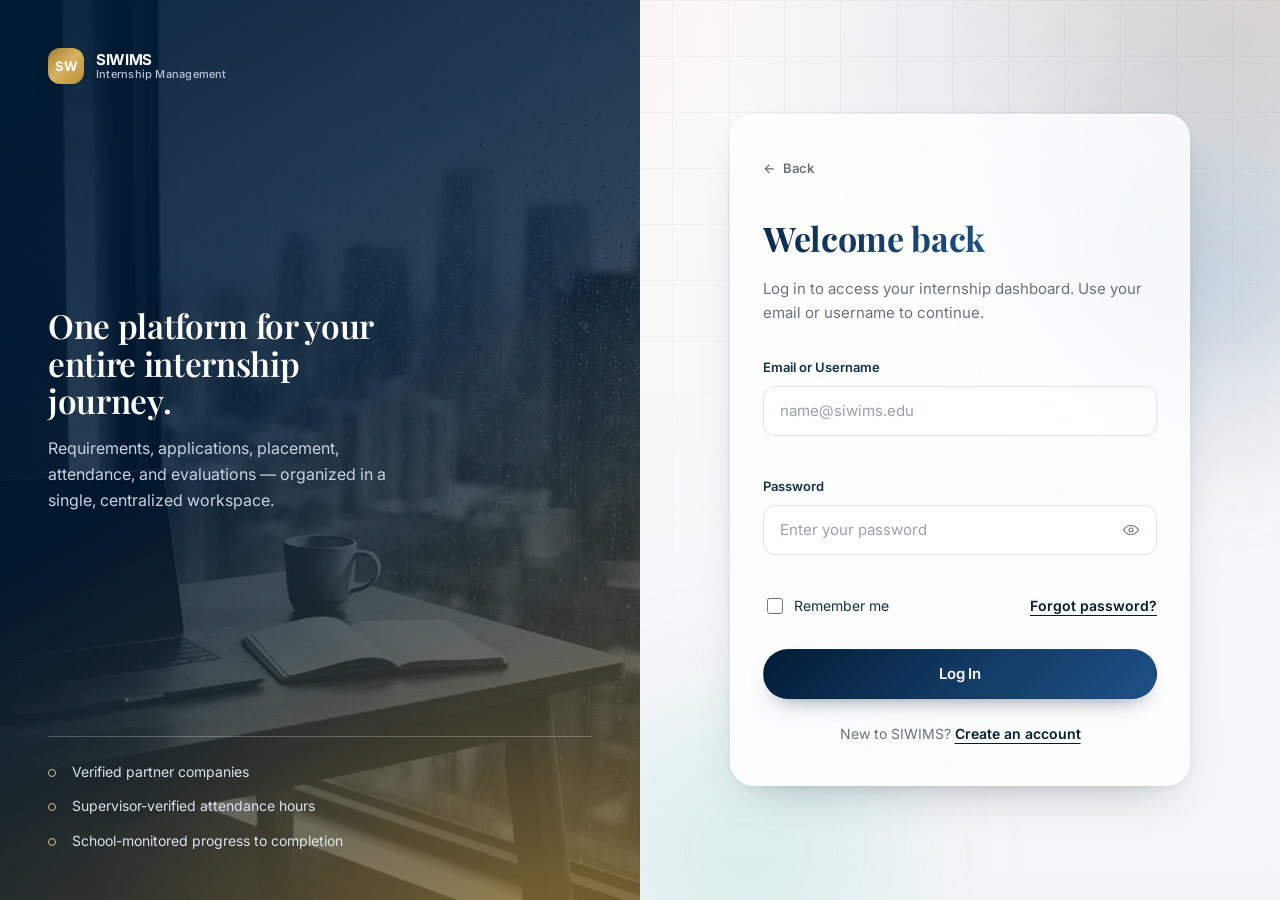
<file: supervisor/dashboard.html>
<!DOCTYPE html>
<html lang="en">
  <head>
    <meta charset="UTF-8" />
    <meta name="viewport" content="width=device-width, initial-scale=1.0" />
    <title>Supervisor Dashboard | SIWIMS</title>
    <link rel="preconnect" href="https://fonts.googleapis.com" />
    <link rel="preconnect" href="https://fonts.gstatic.com" crossorigin />
    <link
      href="https://fonts.googleapis.com/css2?family=Inter:wght@400;500;600;700;800&family=Playfair+Display:wght@500;600;700&display=swap"
      rel="stylesheet"
    />
    <link rel="stylesheet" href="../css/style.css" />
    <link rel="stylesheet" href="../css/dashboard.css" />
  </head>
  <body class="dashboard" data-role="supervisor">
    <div class="ambient" aria-hidden="true">
      <span class="orb orb--a"></span>
      <span class="orb orb--b"></span>
      <span class="orb orb--c"></span>
    </div>

    <svg width="0" height="0" style="position: absolute" aria-hidden="true" focusable="false">
      <defs>
        <symbol id="i-grid" viewBox="0 0 24 24" fill="none" stroke="currentColor" stroke-width="1.6" stroke-linecap="round" stroke-linejoin="round"><rect x="4" y="4" width="7" height="7" rx="1.5"/><rect x="13" y="4" width="7" height="7" rx="1.5"/><rect x="4" y="13" width="7" height="7" rx="1.5"/><rect x="13" y="13" width="7" height="7" rx="1.5"/></symbol>
        <symbol id="i-users" viewBox="0 0 24 24" fill="none" stroke="currentColor" stroke-width="1.6" stroke-linecap="round" stroke-linejoin="round"><circle cx="9" cy="8" r="3.2"/><path d="M3.5 20a5.5 5.5 0 0 1 11 0"/><path d="M16 5.2a3.2 3.2 0 0 1 0 6"/><path d="M17.5 20a5.5 5.5 0 0 0-3-4.9"/></symbol>
        <symbol id="i-clock" viewBox="0 0 24 24" fill="none" stroke="currentColor" stroke-width="1.6" stroke-linecap="round" stroke-linejoin="round"><circle cx="12" cy="12" r="8.5"/><path d="M12 7.5V12l3 2"/></symbol>
        <symbol id="i-file" viewBox="0 0 24 24" fill="none" stroke="currentColor" stroke-width="1.6" stroke-linecap="round" stroke-linejoin="round"><path d="M14 3H7a2 2 0 0 0-2 2v14a2 2 0 0 0 2 2h10a2 2 0 0 0 2-2V8z"/><path d="M14 3v5h5"/><path d="M9 13h6M9 17h4"/></symbol>
        <symbol id="i-chart" viewBox="0 0 24 24" fill="none" stroke="currentColor" stroke-width="1.6" stroke-linecap="round" stroke-linejoin="round"><path d="M4 19V5"/><path d="M4 19h16"/><path d="M8 19v-6M13 19V9M18 19v-4"/></symbol>
        <symbol id="i-award" viewBox="0 0 24 24" fill="none" stroke="currentColor" stroke-width="1.6" stroke-linecap="round" stroke-linejoin="round"><circle cx="12" cy="9" r="5.5"/><path d="m8.5 13.5-1.5 7 5-3 5 3-1.5-7"/></symbol>
        <symbol id="i-bell" viewBox="0 0 24 24" fill="none" stroke="currentColor" stroke-width="1.6" stroke-linecap="round" stroke-linejoin="round"><path d="M18 15V10a6 6 0 1 0-12 0v5l-1.5 3h15z"/><path d="M10 21a2 2 0 0 0 4 0"/></symbol>
        <symbol id="i-user" viewBox="0 0 24 24" fill="none" stroke="currentColor" stroke-width="1.6" stroke-linecap="round" stroke-linejoin="round"><circle cx="12" cy="8" r="3.5"/><path d="M5 20a7 7 0 0 1 14 0"/></symbol>
        <symbol id="i-logout" viewBox="0 0 24 24" fill="none" stroke="currentColor" stroke-width="1.6" stroke-linecap="round" stroke-linejoin="round"><path d="M15 4h2.5A1.5 1.5 0 0 1 19 5.5v13a1.5 1.5 0 0 1-1.5 1.5H15"/><path d="M10 8l-4 4 4 4"/><path d="M6 12h9"/></symbol>
        <symbol id="i-menu" viewBox="0 0 24 24" fill="none" stroke="currentColor" stroke-width="1.6" stroke-linecap="round" stroke-linejoin="round"><path d="M4 7h16M4 12h16M4 17h16"/></symbol>
        <symbol id="i-info" viewBox="0 0 24 24" fill="none" stroke="currentColor" stroke-width="1.6" stroke-linecap="round" stroke-linejoin="round"><circle cx="12" cy="12" r="8.5"/><path d="M12 11v5M12 8h.01"/></symbol>
        <symbol id="i-target" viewBox="0 0 24 24" fill="none" stroke="currentColor" stroke-width="1.6" stroke-linecap="round" stroke-linejoin="round"><circle cx="12" cy="12" r="8.5"/><circle cx="12" cy="12" r="4.5"/><circle cx="12" cy="12" r="1"/></symbol>
      </defs>
    </svg>

    <div class="dash-layout">
      <!-- ==================== Sidebar ==================== -->
      <aside class="dash-sidebar" id="dashSidebar">
        <a class="brand" href="../index.html">
          <span class="brand-mark" aria-hidden="true">SW</span>
          <span class="brand-name"><strong>SIWIMS</strong><span>Internship Management</span></span>
        </a>

        <nav class="side-nav" aria-label="Supervisor navigation">
          <p class="side-group-label">Overview</p>
          <a class="side-link" href="#overview" data-nav="overview" data-title="Supervisor Dashboard"><svg><use href="#i-grid"/></svg> Dashboard</a>

          <p class="side-group-label">Internship</p>
          <a class="side-link" href="#interns" data-nav="interns" data-title="Assigned Interns"><svg><use href="#i-users"/></svg> Assigned Interns</a>
          <a class="side-link" href="#attendance" data-nav="attendance" data-title="Attendance"><svg><use href="#i-clock"/></svg> Attendance <span class="side-count">2</span></a>
          <a class="side-link" href="#reports" data-nav="reports" data-title="Reports"><svg><use href="#i-file"/></svg> Reports <span class="side-count">2</span></a>
          <a class="side-link" href="#progress" data-nav="progress" data-title="Progress Monitoring"><svg><use href="#i-chart"/></svg> Progress</a>

          <p class="side-group-label">Evaluation</p>
          <a class="side-link" href="#evaluations" data-nav="evaluations" data-title="Evaluations"><svg><use href="#i-award"/></svg> Evaluations</a>

          <p class="side-group-label">Account</p>
          <a class="side-link" href="#profile" data-nav="profile" data-title="My Profile"><svg><use href="#i-user"/></svg> My Profile</a>
          <a class="side-link" href="#notifications" data-nav="notifications" data-title="Notifications"><svg><use href="#i-bell"/></svg> Notifications</a>
        </nav>

        <div class="sidebar-footer">
          <div class="sidebar-user">
            <span class="avatar" data-user-initials>MV</span>
            <span class="user-meta"><strong data-user-name>Supervisor</strong><span data-user-role>Supervisor</span></span>
          </div>
          <button class="btn-logout" type="button" data-action="logout"><svg><use href="#i-logout"/></svg> Log Out</button>
        </div>
      </aside>

      <!-- ==================== Main ==================== -->
      <div class="dash-main">
        <header class="dash-topbar">
          <div class="topbar-left">
            <button class="sidebar-toggle" id="sidebarToggle" type="button" aria-label="Toggle sidebar"><svg width="18" height="18"><use href="#i-menu"/></svg></button>
            <div class="breadcrumb">
              <span class="crumb-role">Supervisor</span>
              <span class="crumb-title" data-page-title>Supervisor Dashboard</span>
            </div>
          </div>
          <div class="topbar-right">
            <button class="icon-btn" id="notifToggle" type="button" aria-label="Notifications" aria-expanded="false" aria-controls="notifPanel">
              <svg><use href="#i-bell"/></svg><span class="notif-count" data-notif-count hidden></span>
            </button>
            <div class="topbar-user">
              <span class="avatar avatar--light" data-user-initials>MV</span>
              <span class="user-meta"><strong data-user-name>Supervisor</strong><span data-user-role>Supervisor</span></span>
            </div>
          </div>
          <div class="notif-panel" id="notifPanel" hidden>
            <div class="notif-panel-head"><span>Notifications</span><span class="card-head-note">2 unread</span></div>
            <div class="notif-list">
              <div class="notif-item" data-notif-unread><span class="notif-dot"></span><div><span class="notif-title">2 attendance records pending</span>Time logs are waiting for your verification.<span class="notif-time">1 hour ago</span></div></div>
              <div class="notif-item" data-notif-unread><span class="notif-dot"></span><div><span class="notif-title">2 reports submitted</span>Weekly accomplishment reports are ready for review.<span class="notif-time">4 hours ago</span></div></div>
              <div class="notif-item"><span class="notif-dot" style="background: var(--color-border)"></span><div><span class="notif-title">Intern completed required hours</span>Sofia Gomez reached 486 verified hours.<span class="notif-time">3d ago</span></div></div>
            </div>
          </div>
        </header>

        <main class="dash-content">
          <!-- ============ Overview ============ -->
          <section class="dash-section" data-section="overview">
            <div class="hero-panel hero-panel--media">
              <div class="hero-media"><img src="../assets/images/office-collaboration.jpg" alt="" /></div>
              <div class="focus-hero">
                <div>
                  <span class="hero-eyebrow hero-eyebrow--media">Company Site Supervision</span>
                  <h1>Good day, <span data-user-name>Supervisor</span>.</h1>
                  <p>
                    Verify daily attendance, review weekly accomplishment reports, and
                    guide your assigned interns toward completion.
                  </p>
                  <div class="hero-actions">
                    <button class="btn btn-secondary btn-sm" type="button" data-demo-action="Verifying attendance">
                      <svg width="16" height="16" style="margin-right:6px"><use href="#i-clock"/></svg> Verify Attendance
                    </button>
                    <button class="btn btn-secondary btn-sm" type="button" data-demo-action="Reviewing a report">
                      <svg width="16" height="16" style="margin-right:6px"><use href="#i-file"/></svg> Review Reports
                    </button>
                  </div>
                </div>
                <div class="focus-card">
                  <span class="focus-card__value">2</span>
                  <span class="focus-card__label">attendance logs waiting for your verification today</span>
                  <div class="focus-card__actions">
                    <a class="btn btn-secondary btn-sm" href="#attendance" data-nav="attendance" data-title="Attendance">Open Logs</a>
                  </div>
                </div>
              </div>
            </div>

            <div class="stat-grid" style="margin-top: var(--space-5)">
              <article class="stat-card">
                <div class="stat-top"><span class="stat-label">Assigned Interns</span><span class="stat-icon"><svg><use href="#i-users"/></svg></span></div>
                <p class="stat-value">4</p>
                <p class="stat-foot">Under your supervision</p>
              </article>
              <article class="stat-card">
                <div class="stat-top"><span class="stat-label">Verified Hours</span><span class="stat-icon"><svg><use href="#i-clock"/></svg></span></div>
                <p class="stat-value">1,322</p>
                <p class="stat-foot">Across all interns</p>
              </article>
              <article class="stat-card">
                <div class="stat-top"><span class="stat-label">Pending Reviews</span><span class="stat-icon"><svg><use href="#i-file"/></svg></span></div>
                <p class="stat-value">4</p>
                <p class="stat-foot">Attendance &amp; reports</p>
              </article>
              <article class="stat-card">
                <div class="stat-top"><span class="stat-label">Avg. Progress</span><span class="stat-icon"><svg><use href="#i-chart"/></svg></span></div>
                <p class="stat-value">68%</p>
                <p class="stat-foot">Toward completion</p>
              </article>
            </div>

            <div class="grid-2-1" style="margin-top: var(--space-5)">
              <div class="dash-card">
                <div class="card-head"><h2>Weekly Verified Hours</h2><span class="card-head-note">Last 7 weeks &middot; all interns</span></div>
                <div class="bar-chart">
                  <div class="bar" title="Week 1 &middot; 96 hours"><i style="--h:62"></i><span>W1</span></div>
                  <div class="bar" title="Week 2 &middot; 108 hours"><i style="--h:71"></i><span>W2</span></div>
                  <div class="bar" title="Week 3 &middot; 120 hours"><i style="--h:79"></i><span>W3</span></div>
                  <div class="bar" title="Week 4 &middot; 102 hours"><i style="--h:66"></i><span>W4</span></div>
                  <div class="bar" title="Week 5 &middot; 114 hours"><i style="--h:75"></i><span>W5</span></div>
                  <div class="bar" title="Week 6 &middot; 132 hours"><i style="--h:88"></i><span>W6</span></div>
                  <div class="bar" title="Week 7 &middot; 72 hours so far"><i style="--h:48"></i><span>W7</span></div>
                </div>
              </div>

              <div class="dash-card">
                <div class="card-head"><h2>Intern Status</h2></div>
                <div style="display:flex; justify-content:center; padding: var(--space-2) 0 var(--space-3)">
                  <div class="donut" style="background: conic-gradient(#7c5cff 0 25%, #2f9e6f 25% 75%, #d8a63b 75% 100%)">
                    <div class="donut-center"><strong>4</strong><span>Interns</span></div>
                  </div>
                </div>
                <div class="legend">
                  <div class="legend-item"><span class="legend-dot" style="background:#7c5cff"></span> For Final Evaluation <span class="legend-value">1</span></div>
                  <div class="legend-item"><span class="legend-dot" style="background:#2f9e6f"></span> On Track <span class="legend-value">2</span></div>
                  <div class="legend-item"><span class="legend-dot" style="background:#d8a63b"></span> Behind Schedule <span class="legend-value">1</span></div>
                </div>
              </div>
            </div>

            <div class="split-main" style="margin-top: var(--space-5)">
              <div class="dash-card">
                <div class="card-head"><h2>Today&rsquo;s Desk</h2><span class="card-head-note">Waiting on you</span></div>
                <div class="todo-list">
                  <a class="todo-row" href="#attendance" data-nav="attendance" data-title="Attendance">
                    <span class="todo-ico"><svg><use href="#i-clock"/></svg></span>
                    <span class="todo-main">
                      <span class="todo-title">Verify attendance logs</span>
                      <span class="todo-sub">Juan Dela Cruz &amp; Paolo Reyes &middot; Nov 20</span>
                    </span>
                    <span class="todo-count">2</span>
                  </a>
                  <a class="todo-row" href="#reports" data-nav="reports" data-title="Reports">
                    <span class="todo-ico"><svg><use href="#i-file"/></svg></span>
                    <span class="todo-main">
                      <span class="todo-title">Review weekly reports</span>
                      <span class="todo-sub">Week 7 submissions awaiting approval</span>
                    </span>
                    <span class="todo-count">2</span>
                  </a>
                  <a class="todo-row" href="#evaluations" data-nav="evaluations" data-title="Evaluations">
                    <span class="todo-ico"><svg><use href="#i-award"/></svg></span>
                    <span class="todo-main">
                      <span class="todo-title">Submit final evaluation</span>
                      <span class="todo-sub">Sofia Gomez &middot; 486 verified hours</span>
                    </span>
                    <span class="todo-count">1</span>
                  </a>
                </div>
              </div>

              <div class="dash-card">
                <div class="card-head"><h2>Milestones</h2><span class="card-head-note">Latest activity</span></div>
                <div class="timeline">
                  <div class="timeline-item is-done"><p class="timeline-title">Sofia Gomez completed hours</p><p class="timeline-meta">486 verified hours &middot; 3d ago</p></div>
                  <div class="timeline-item is-done"><p class="timeline-title">Week 7 reports submitted</p><p class="timeline-meta">2 interns &middot; 4h ago</p></div>
                  <div class="timeline-item"><p class="timeline-title">Final evaluation due</p><p class="timeline-meta">Sofia Gomez &middot; Nov 28</p></div>
                  <div class="timeline-item"><p class="timeline-title">Mid-term review</p><p class="timeline-meta">Paolo Reyes &middot; Dec 02</p></div>
                </div>
              </div>
            </div>

            <div class="grid-2" style="margin-top: var(--space-5)">
              <div class="dash-card">
                <div class="card-head"><h2>Attendance Density</h2><span class="card-head-note">Last 4 weeks</span></div>
                <div class="heat">
                  <span class="heat-cell" style="--lvl:4"></span><span class="heat-cell" style="--lvl:3"></span><span class="heat-cell" style="--lvl:4"></span><span class="heat-cell" style="--lvl:3"></span><span class="heat-cell" style="--lvl:4"></span><span class="heat-cell" style="--lvl:1"></span><span class="heat-cell" style="--lvl:0"></span>
                  <span class="heat-cell" style="--lvl:3"></span><span class="heat-cell" style="--lvl:4"></span><span class="heat-cell" style="--lvl:3"></span><span class="heat-cell" style="--lvl:4"></span><span class="heat-cell" style="--lvl:2"></span><span class="heat-cell" style="--lvl:0"></span><span class="heat-cell" style="--lvl:0"></span>
                  <span class="heat-cell" style="--lvl:4"></span><span class="heat-cell" style="--lvl:3"></span><span class="heat-cell" style="--lvl:4"></span><span class="heat-cell" style="--lvl:4"></span><span class="heat-cell" style="--lvl:3"></span><span class="heat-cell" style="--lvl:1"></span><span class="heat-cell" style="--lvl:0"></span>
                  <span class="heat-cell" style="--lvl:3"></span><span class="heat-cell" style="--lvl:4"></span><span class="heat-cell" style="--lvl:2"></span><span class="heat-cell" style="--lvl:0"></span><span class="heat-cell" style="--lvl:1"></span><span class="heat-cell" style="--lvl:0"></span><span class="heat-cell" style="--lvl:0"></span>
                </div>
                <div class="heat-axis"><span>M</span><span>T</span><span>W</span><span>T</span><span>F</span><span>S</span><span>S</span></div>
                <div class="heat-legend"><span>Less</span><i></i><i></i><i></i><span>More</span></div>
              </div>

              <div class="dash-card">
                <div class="card-head"><h2>Intern Progress</h2><span class="card-head-note">Verified hours</span></div>
                <div class="meter-list">
                  <div class="meter-row"><span class="meter-name">Sofia Gomez</span><span class="meter-track"><span class="meter-bar" style="--h:100"></span></span><span class="meter-value">100%</span></div>
                  <div class="meter-row"><span class="meter-name">Mark Lim</span><span class="meter-track"><span class="meter-bar" style="--h:88"></span></span><span class="meter-value">88%</span></div>
                  <div class="meter-row"><span class="meter-name">Juan Dela Cruz</span><span class="meter-track"><span class="meter-bar" style="--h:51"></span></span><span class="meter-value">51%</span></div>
                  <div class="meter-row"><span class="meter-name">Paolo Reyes</span><span class="meter-track"><span class="meter-bar" style="--h:33"></span></span><span class="meter-value">33%</span></div>
                </div>
              </div>
            </div>
          </section>

          <!-- ============ Interns ============ -->
          <section class="dash-section" data-section="interns" hidden>
            <div class="page-head">
              <div>
                <h1 class="page-title">Assigned Interns</h1>
                <p class="page-desc">You can only view and evaluate interns assigned to you.</p>
              </div>
            </div>

            <div class="table-wrap">
              <table class="data-table">
                <caption>My assigned interns</caption>
                <thead>
                  <tr>
                    <th scope="col">Intern</th>
                    <th scope="col">Position</th>
                    <th scope="col">Verified Hours</th>
                    <th scope="col">Progress</th>
                    <th scope="col">Status</th>
                  </tr>
                </thead>
                <tbody>
                  <tr><td class="cell-strong">Juan Dela Cruz</td><td>IT Support Intern</td><td>248 / 486</td><td><div class="progress" data-progress="51" style="width:120px"><span class="progress-fill" data-progress-fill></span></div></td><td><span class="badge badge--info">Ongoing</span></td></tr>
                  <tr><td class="cell-strong">Mark Lim</td><td>Network Associate Trainee</td><td>428 / 486</td><td><div class="progress" data-progress="88" style="width:120px"><span class="progress-fill" data-progress-fill></span></div></td><td><span class="badge badge--info">Ongoing</span></td></tr>
                  <tr><td class="cell-strong">Paolo Reyes</td><td>QA Intern</td><td>160 / 486</td><td><div class="progress" data-progress="33" style="width:120px"><span class="progress-fill" data-progress-fill></span></div></td><td><span class="badge badge--warning">Behind Schedule</span></td></tr>
                  <tr><td class="cell-strong">Sofia Gomez</td><td>Data Encoding Assistant</td><td>486 / 486</td><td><div class="progress" data-progress="100" style="width:120px"><span class="progress-fill" data-progress-fill></span></div></td><td><span class="badge badge--success">For Final Evaluation</span></td></tr>
                </tbody>
              </table>
            </div>
          </section>

          <!-- ============ Attendance ============ -->
          <section class="dash-section" data-section="attendance" hidden>
            <div class="page-head">
              <div>
                <h1 class="page-title">Attendance</h1>
                <p class="page-desc">Verify daily time-in and time-out logs.</p>
              </div>
            </div>

            <div class="stat-grid">
              <article class="stat-card"><div class="stat-top"><span class="stat-label">Verified Today</span><span class="stat-icon"><svg><use href="#i-clock"/></svg></span></div><p class="stat-value">2</p><p class="stat-foot">Records approved</p></article>
              <article class="stat-card"><div class="stat-top"><span class="stat-label">Pending Verification</span><span class="stat-icon"><svg><use href="#i-clock"/></svg></span></div><p class="stat-value">2</p><p class="stat-foot">Awaiting your review</p></article>
              <article class="stat-card"><div class="stat-top"><span class="stat-label">Total Verified Hours</span><span class="stat-icon"><svg><use href="#i-chart"/></svg></span></div><p class="stat-value">1,322</p><p class="stat-foot">Across all interns</p></article>
              <article class="stat-card"><div class="stat-top"><span class="stat-label">Attendance Rate</span><span class="stat-icon"><svg><use href="#i-target"/></svg></span></div><p class="stat-value">96%</p><p class="stat-foot">This month</p></article>
            </div>

            <div class="table-wrap">
              <table class="data-table">
                <caption>Attendance logs</caption>
                <thead>
                  <tr>
                    <th scope="col">Intern</th>
                    <th scope="col">Date</th>
                    <th scope="col">Time In</th>
                    <th scope="col">Time Out</th>
                    <th scope="col">Rendered</th>
                    <th scope="col">Status</th>
                  </tr>
                </thead>
                <tbody>
                  <tr><td class="cell-strong">Juan Dela Cruz</td><td>Nov 20, 2026</td><td>8:02 AM</td><td>5:05 PM</td><td>8.0 hrs</td><td><span class="badge badge--warning">Pending</span></td></tr>
                  <tr><td class="cell-strong">Paolo Reyes</td><td>Nov 20, 2026</td><td>8:15 AM</td><td>4:45 PM</td><td>7.5 hrs</td><td><span class="badge badge--warning">Pending</span></td></tr>
                  <tr><td class="cell-strong">Juan Dela Cruz</td><td>Nov 18, 2026</td><td>8:00 AM</td><td>5:00 PM</td><td>8.0 hrs</td><td><span class="badge badge--success">Verified</span></td></tr>
                  <tr><td class="cell-strong">Mark Lim</td><td>Nov 18, 2026</td><td>7:55 AM</td><td>5:10 PM</td><td>8.3 hrs</td><td><span class="badge badge--success">Verified</span></td></tr>
                </tbody>
              </table>
            </div>
          </section>

          <!-- ============ Reports ============ -->
          <section class="dash-section" data-section="reports" hidden>
            <div class="page-head">
              <div>
                <h1 class="page-title">Reports</h1>
                <p class="page-desc">Review weekly accomplishment reports submitted by your interns.</p>
              </div>
            </div>

            <div class="grid-2">
              <div class="dash-card">
                <div class="card-head"><h2>Week 7 &mdash; Juan Dela Cruz</h2><span class="badge badge--info">Submitted</span></div>
                <p class="card-text">Nov 17 &ndash; Nov 21, 2026</p>
                <p class="card-text">Assisted in hardware troubleshooting and configured network switches for the new wing.</p>
                <div class="page-actions" style="margin-top: var(--space-5)">
                  <button class="btn btn-primary btn-sm" type="button" data-demo-action="Approving a report">Approve</button>
                  <button class="btn btn-ghost btn-sm" type="button" data-demo-action="Returning a report for revision">Return for Revision</button>
                </div>
              </div>

              <div class="dash-card">
                <div class="card-head"><h2>Week 7 &mdash; Mark Lim</h2><span class="badge badge--info">Submitted</span></div>
                <p class="card-text">Nov 17 &ndash; Nov 21, 2026</p>
                <p class="card-text">Monitored network uptime, installed access points, and performed cable management.</p>
                <div class="page-actions" style="margin-top: var(--space-5)">
                  <button class="btn btn-primary btn-sm" type="button" data-demo-action="Approving a report">Approve</button>
                  <button class="btn btn-ghost btn-sm" type="button" data-demo-action="Returning a report for revision">Return for Revision</button>
                </div>
              </div>
            </div>
          </section>

          <!-- ============ Progress ============ -->
          <section class="dash-section" data-section="progress" hidden>
            <div class="page-head">
              <div>
                <h1 class="page-title">Progress</h1>
                <p class="page-desc">Individual progress based on verified attendance hours.</p>
              </div>
            </div>

            <div class="grid-2">
              <div class="dash-card">
                <div class="card-head"><h2>Juan Dela Cruz</h2><span class="badge badge--info">Ongoing</span></div>
                <div class="progress-meta"><span class="progress-label">248 of 486 hours verified</span><span class="progress-value">51%</span></div>
                <div class="progress" data-progress="51"><span class="progress-fill" data-progress-fill></span></div>
              </div>
              <div class="dash-card">
                <div class="card-head"><h2>Mark Lim</h2><span class="badge badge--info">Ongoing</span></div>
                <div class="progress-meta"><span class="progress-label">428 of 486 hours verified</span><span class="progress-value">88%</span></div>
                <div class="progress" data-progress="88"><span class="progress-fill" data-progress-fill></span></div>
              </div>
              <div class="dash-card">
                <div class="card-head"><h2>Paolo Reyes</h2><span class="badge badge--warning">Behind Schedule</span></div>
                <div class="progress-meta"><span class="progress-label">160 of 486 hours verified</span><span class="progress-value">33%</span></div>
                <div class="progress" data-progress="33"><span class="progress-fill" data-progress-fill></span></div>
              </div>
              <div class="dash-card">
                <div class="card-head"><h2>Sofia Gomez</h2><span class="badge badge--success">Completed Hours</span></div>
                <div class="progress-meta"><span class="progress-label">486 of 486 hours verified</span><span class="progress-value">100%</span></div>
                <div class="progress" data-progress="100"><span class="progress-fill" data-progress-fill></span></div>
              </div>
            </div>
          </section>

          <!-- ============ Evaluations ============ -->
          <section class="dash-section" data-section="evaluations" hidden>
            <div class="page-head">
              <div>
                <h1 class="page-title">Evaluations</h1>
                <p class="page-desc">Complete a structured evaluation for interns who have reached their required hours.</p>
              </div>
            </div>

            <div class="grid-2">
              <div class="dash-card">
                <div class="card-head"><h2>Submit Evaluation</h2></div>
                <form class="mini-form" onsubmit="return false">
                  <div>
                    <label class="field-label" for="evalIntern">Intern</label>
                    <select id="evalIntern"><option>Sofia Gomez &mdash; Data Encoding Assistant</option></select>
                  </div>
                  <div class="form-row">
                    <div>
                      <label class="field-label" for="evalQuality">Quality of Work</label>
                      <select id="evalQuality"><option>Outstanding (5)</option><option>Very Satisfactory (4)</option><option>Satisfactory (3)</option></select>
                    </div>
                    <div>
                      <label class="field-label" for="evalPunctuality">Punctuality</label>
                      <select id="evalPunctuality"><option>Outstanding (5)</option><option>Very Satisfactory (4)</option><option>Satisfactory (3)</option></select>
                    </div>
                  </div>
                  <div>
                    <label class="field-label" for="evalComments">Comments</label>
                    <textarea id="evalComments" placeholder="Strengths and areas for improvement"></textarea>
                  </div>
                  <button class="btn btn-primary" type="button" data-demo-action="Submitting an evaluation">Submit Evaluation</button>
                </form>
              </div>

              <div class="dash-card">
                <div class="card-head"><h2>Evaluation Records</h2></div>
                <div class="list">
                  <div class="list-item"><span class="list-avatar">SG</span><div class="list-main"><span class="list-title">Sofia Gomez</span><span class="list-sub">Final evaluation &middot; Pending submission</span></div><span class="list-side"><span class="badge badge--warning">Due</span></span></div>
                  <div class="list-item"><span class="list-avatar">RD</span><div class="list-main"><span class="list-title">Rica Delos Santos</span><span class="list-sub">Final evaluation &middot; Submitted Mar 2026</span></div><span class="list-side"><span class="badge badge--success">Submitted</span></span></div>
                  <div class="list-item"><span class="list-avatar">NB</span><div class="list-main"><span class="list-title">Noel Bautista</span><span class="list-sub">Final evaluation &middot; Submitted Feb 2026</span></div><span class="list-side"><span class="badge badge--success">Submitted</span></span></div>
                </div>
              </div>
            </div>
          </section>

          <!-- ============ Profile ============ -->
          <section class="dash-section" data-section="profile" hidden>
            <div class="profile-hero">
              <div class="profile-hero__banner">
                <img src="../assets/images/building.jpg" alt="" />
              </div>
              <div class="profile-hero__body">
                <span class="profile-hero__avatar" data-user-initials>MV</span>
                <div class="profile-hero__id">
                  <h1 data-user-name>Supervisor</h1>
                  <p class="profile-hero__sub">Company Supervisor &middot; Brightwave Solutions Inc.</p>
                  <div class="profile-tags">
                    <span class="profile-tag"><svg><use href="#i-info"/></svg> Verified Supervisor</span>
                    <span class="profile-tag"><svg><use href="#i-users"/></svg> 3 assigned interns</span>
                    <span class="profile-tag"><svg><use href="#i-award"/></svg> 12 evaluations</span>
                  </div>
                </div>
                <div class="profile-hero__actions">
                  <button class="btn btn-primary btn-sm" type="button" data-demo-action="Editing your profile">Edit Profile</button>
                  <button class="btn btn-ghost btn-sm" type="button" data-demo-action="Exporting records">Export Records</button>
                </div>
              </div>
              <div class="profile-hero__stats">
                <div class="profile-stat"><strong>3</strong><span>Interns</span></div>
                <div class="profile-stat"><strong>2</strong><span>Pending Reviews</span></div>
                <div class="profile-stat"><strong>12</strong><span>Evaluations</span></div>
                <div class="profile-stat"><strong>68%</strong><span>Avg. Progress</span></div>
              </div>
            </div>

            <div class="grid-2" style="margin-top: var(--space-5)">
              <div class="dash-card">
                <div class="card-head"><h2>Supervisor Information</h2><span class="badge badge--success">Active</span></div>
                <div class="info-grid">
                  <div class="info-item"><p class="info-label">Full Name</p><p class="info-value" data-user-name>Supervisor</p></div>
                  <div class="info-item"><p class="info-label">Email</p><p class="info-value" data-user-email>&mdash;</p></div>
                  <div class="info-item"><p class="info-label">Company</p><p class="info-value">Brightwave Solutions Inc.</p></div>
                  <div class="info-item"><p class="info-label">Contact Number</p><p class="info-value">+63 900 000 0000</p></div>
                </div>
              </div>

              <div class="dash-card">
                <div class="card-head"><h2>Assignment</h2></div>
                <div class="info-grid">
                  <div class="info-item"><p class="info-label">Department</p><p class="info-value">IT Operations</p></div>
                  <div class="info-item"><p class="info-label">Position</p><p class="info-value">Senior IT Engineer</p></div>
                  <div class="info-item"><p class="info-label">Assigned Interns</p><p class="info-value">3 interns</p></div>
                  <div class="info-item"><p class="info-label">Work Location</p><p class="info-value">Cebu IT Park, Cebu City</p></div>
                </div>
              </div>
            </div>
          </section>

          <!-- ============ Notifications ============ -->
          <section class="dash-section" data-section="notifications" hidden>
            <div class="page-head">
              <div><h1 class="page-title">Notifications</h1><p class="page-desc">Attendance and report events requiring your attention.</p></div>
            </div>
            <div class="dash-card">
              <div class="list">
                <div class="list-item"><div class="list-main"><span class="list-title">2 attendance records pending</span><span class="list-sub">Juan Dela Cruz and Paolo Reyes submitted new time logs.</span></div><span class="list-side"><span class="badge badge--warning">Action Needed</span><span class="cell-muted">1h ago</span></span></div>
                <div class="list-item"><div class="list-main"><span class="list-title">2 reports submitted</span><span class="list-sub">Weekly accomplishment reports are ready for review.</span></div><span class="list-side"><span class="badge badge--warning">Action Needed</span><span class="cell-muted">4h ago</span></span></div>
                <div class="list-item"><div class="list-main"><span class="list-title">Intern reached required hours</span><span class="list-sub">Sofia Gomez completed 486 verified hours.</span></div><span class="list-side"><span class="badge badge--info">Update</span><span class="cell-muted">3d ago</span></span></div>
              </div>
            </div>
          </section>
        </main>
      </div>
    </div>

    <div class="toast" id="dashToast" role="status" aria-live="polite" hidden></div>

    <script src="../js/auth.js"></script>
    <script src="../js/access-control.js"></script>
    <script src="../js/dashboard.js"></script>
  </body>
</html>
</file>
<file: css/style.css>
/* ==========================================================================
   SIWIMS - Shared Design System
   Student Internship and Work Immersion Management System
   Navy-and-gold premium academic identity: serif display headings,
   sans-serif interface text, white surfaces.
   ========================================================================== */

/* --------------------------------------------------------------------------
   1. Design tokens
   -------------------------------------------------------------------------- */
:root {
  /* Brand palette (deep navy + warm gold on white) */
  --color-primary: #011c37;
  --color-primary-hover: #102f4d;
  --color-secondary: #102f4d;
  --color-accent: #aa8439;
  --color-accent-hover: #96732f;
  --color-accent-light: #d6c18e;
  --color-accent-soft: rgba(170, 132, 57, 0.12);
  --color-background: #fefefe;
  --color-surface: #ffffff;
  --color-background-secondary: #f5f5f3;
  --color-border: #e7e7e4;
  --color-text-muted: #68727d;
  --color-text: #252b32;

  /* Functional status colors (used sparingly, always paired with text) */
  --color-success: #27845a;
  --color-success-bg: #e7f2ec;
  --color-warning: #c28a28;
  --color-warning-bg: #faf2e1;
  --color-danger: #c34d4d;
  --color-danger-bg: #f9ebeb;
  --color-info: #3976a8;
  --color-info-bg: #eaf1f8;
  --color-inactive: #858b91;
  --color-inactive-bg: #f0f1f3;

  /* Typography */
  --font-heading: "Playfair Display", Georgia, "Times New Roman", serif;
  --font-primary: "Inter", -apple-system, BlinkMacSystemFont, "Segoe UI",
    Roboto, Arial, sans-serif;

  /* Raw channels (for layered rgba compositing) */
  --primary-rgb: 1, 28, 55;
  --accent-rgb: 170, 132, 57;

  /* Shape */
  --radius-sm: 8px;
  --radius-md: 12px;
  --radius-lg: 18px;
  --radius-xl: 24px;
  --radius-2xl: 32px;
  --radius-pill: 999px;

  /* Elevation */
  --shadow-sm: 0 1px 2px rgba(1, 28, 55, 0.05);
  --shadow-md: 0 8px 24px rgba(1, 28, 55, 0.08);
  --shadow-lg: 0 20px 48px rgba(1, 28, 55, 0.12);
  --shadow-xl: 0 36px 80px -32px rgba(1, 28, 55, 0.45);
  --shadow-accent: 0 16px 36px -16px rgba(170, 132, 57, 0.55);

  /* Glassmorphism surfaces */
  --glass-bg: rgba(255, 255, 255, 0.62);
  --glass-bg-strong: rgba(255, 255, 255, 0.82);
  --glass-bg-soft: rgba(255, 255, 255, 0.4);
  --glass-border: rgba(255, 255, 255, 0.7);
  --glass-border-soft: rgba(255, 255, 255, 0.38);
  --glass-blur: blur(22px) saturate(165%);
  --glass-shadow: 0 20px 44px -24px rgba(1, 28, 55, 0.34),
    0 2px 10px rgba(1, 28, 55, 0.05), inset 0 1px 0 rgba(255, 255, 255, 0.55);

  /* Gradients */
  --grad-primary: linear-gradient(135deg, #011c37 0%, #123a63 52%, #1d5185 100%);
  --grad-accent: linear-gradient(135deg, #a67c2b 0%, #d8b163 48%, #b8912f 100%);
  --grad-royal: linear-gradient(135deg, #22306b 0%, #3f5bd6 55%, #6d8bff 100%);
  --grad-emerald: linear-gradient(135deg, #063b39 0%, #0f9b8e 55%, #35c4b0 100%);
  --grad-violet: linear-gradient(135deg, #3a1d63 0%, #7c5cff 55%, #a98bff 100%);
  --grad-page: radial-gradient(
      1100px 620px at 12% -8%,
      rgba(170, 132, 57, 0.16),
      transparent 60%
    ),
    radial-gradient(
      900px 600px at 96% 4%,
      rgba(1, 28, 55, 0.14),
      transparent 58%
    ),
    linear-gradient(180deg, #fbfbfa 0%, #f4f5f7 100%);

  /* Motion */
  --ease-out: cubic-bezier(0.22, 1, 0.36, 1);
  --ease-spring: cubic-bezier(0.34, 1.56, 0.64, 1);
  --duration: 240ms;

  /* Role accent defaults (overridden per dashboard role) */
  --role-accent: var(--color-accent);
  --role-rgb: var(--accent-rgb);
  --role-grad: var(--grad-accent);

  /* Spacing scale */
  --space-1: 4px;
  --space-2: 8px;
  --space-3: 12px;
  --space-4: 16px;
  --space-5: 24px;
  --space-6: 32px;
  --space-7: 40px;
  --space-8: 48px;

  /* Layout */
  --container: 1200px;
  --nav-height: 72px;

  /* Motion */
  --transition: 180ms cubic-bezier(0.4, 0, 0.2, 1);
}

/* --------------------------------------------------------------------------
   2. Reset & base
   -------------------------------------------------------------------------- */
*,
*::before,
*::after {
  box-sizing: border-box;
}

html {
  scroll-behavior: smooth;
  scroll-padding-top: calc(var(--nav-height) + 16px);
  -webkit-text-size-adjust: 100%;
}

body {
  margin: 0;
  font-family: var(--font-primary);
  font-size: 16px;
  line-height: 1.6;
  color: var(--color-text);
  background-color: var(--color-background);
  background-image: var(--grad-page);
  background-attachment: fixed;
  -webkit-font-smoothing: antialiased;
  -moz-osx-font-smoothing: grayscale;
  overflow-x: hidden;
}

img {
  display: block;
  max-width: 100%;
  height: auto;
}

a {
  color: inherit;
  text-decoration: none;
}

button,
input,
select,
textarea {
  font-family: inherit;
  font-size: inherit;
  color: inherit;
}

h1,
h2,
h3,
h4,
h5,
h6,
p {
  margin: 0;
}

ul {
  margin: 0;
  padding: 0;
  list-style: none;
}

:focus-visible {
  outline: 2px solid var(--color-primary);
  outline-offset: 2px;
}

/* --------------------------------------------------------------------------
   3. Typography helpers
   -------------------------------------------------------------------------- */
.display-title {
  font-family: var(--font-heading);
  font-size: clamp(2.5rem, 5vw, 4rem);
  line-height: 1.06;
  letter-spacing: -0.01em;
  font-weight: 700;
}

.section-title {
  font-family: var(--font-heading);
  font-size: clamp(1.75rem, 3vw, 2.5rem);
  line-height: 1.14;
  letter-spacing: -0.01em;
  font-weight: 600;
}

.section-subtitle {
  color: var(--color-text-muted);
  font-size: 1.0625rem;
  max-width: 62ch;
}

.eyebrow {
  display: inline-flex;
  align-items: center;
  gap: var(--space-2);
  font-size: 0.75rem;
  font-weight: 600;
  letter-spacing: 0.16em;
  text-transform: uppercase;
  color: var(--color-accent);
}

.eyebrow::before {
  content: "";
  width: 24px;
  height: 1px;
  background: var(--color-accent);
}

/* --------------------------------------------------------------------------
   4. Layout helpers
   -------------------------------------------------------------------------- */
.container {
  width: 100%;
  max-width: var(--container);
  margin: 0 auto;
  padding: 0 var(--space-5);
}

.section {
  padding: var(--space-8) 0;
}

.section-head {
  display: flex;
  flex-direction: column;
  gap: var(--space-4);
  margin-bottom: var(--space-7);
  max-width: 720px;
}

.section-head--center {
  align-items: center;
  text-align: center;
  margin-left: auto;
  margin-right: auto;
}

.section-head--center .section-subtitle {
  margin: 0 auto;
}

.divider {
  height: 1px;
  background: var(--color-border);
  border: 0;
}

/* --------------------------------------------------------------------------
   5. Buttons
   -------------------------------------------------------------------------- */
.btn {
  position: relative;
  display: inline-flex;
  align-items: center;
  justify-content: center;
  gap: var(--space-2);
  padding: 0 var(--space-5);
  height: 48px;
  border-radius: var(--radius-pill);
  border: 1px solid transparent;
  font-size: 0.9375rem;
  font-weight: 600;
  letter-spacing: -0.01em;
  cursor: pointer;
  white-space: nowrap;
  overflow: hidden;
  isolation: isolate;
  transition: background-color var(--transition), color var(--transition),
    border-color var(--transition), transform var(--duration) var(--ease-out),
    box-shadow var(--duration) var(--ease-out);
}

.btn:active {
  transform: translateY(1px) scale(0.99);
}

.btn-primary {
  background-image: var(--grad-primary);
  color: #ffffff;
  box-shadow: 0 10px 24px -14px rgba(1, 28, 55, 0.7);
}

.btn-primary:hover {
  transform: translateY(-2px);
  box-shadow: 0 18px 34px -14px rgba(1, 28, 55, 0.75);
}

.btn-accent {
  background-image: var(--grad-accent);
  color: #ffffff;
  box-shadow: var(--shadow-accent);
}

.btn-accent:hover {
  transform: translateY(-2px);
  box-shadow: 0 22px 42px -16px rgba(170, 132, 57, 0.7);
}

/* Sheen sweep on accent / primary buttons */
.btn-primary::after,
.btn-accent::after {
  content: "";
  position: absolute;
  inset: 0;
  z-index: -1;
  background: linear-gradient(
    115deg,
    transparent 30%,
    rgba(255, 255, 255, 0.45) 48%,
    transparent 66%
  );
  transform: translateX(-120%);
  transition: transform 620ms var(--ease-out);
}

.btn-primary:hover::after,
.btn-accent:hover::after {
  transform: translateX(120%);
}

.btn-secondary {
  background-color: rgba(255, 255, 255, 0.55);
  color: var(--color-primary);
  border-color: rgba(1, 28, 55, 0.22);
  backdrop-filter: blur(10px);
}

.btn-secondary:hover {
  background-color: var(--color-primary);
  color: #ffffff;
  transform: translateY(-2px);
  box-shadow: 0 16px 32px -16px rgba(1, 28, 55, 0.6);
}

.btn-ghost {
  background-color: transparent;
  color: var(--color-secondary);
  border-color: var(--color-border);
}

.btn-ghost:hover {
  border-color: var(--color-accent);
  color: var(--color-accent);
  background: var(--color-accent-soft);
}

.btn-link {
  background: none;
  border: 0;
  padding: 0;
  height: auto;
  font-weight: 600;
  color: var(--color-primary);
  cursor: pointer;
  text-decoration: underline;
  text-underline-offset: 4px;
}

.btn-sm {
  height: 36px;
  padding: 0 var(--space-4);
  font-size: 0.8125rem;
}

.btn:disabled,
.btn[aria-disabled="true"] {
  opacity: 0.5;
  cursor: not-allowed;
  pointer-events: none;
}

/* --------------------------------------------------------------------------
   6. Cards
   -------------------------------------------------------------------------- */
.card {
  background: var(--glass-bg-strong);
  border: 1px solid var(--glass-border);
  border-radius: var(--radius-lg);
  padding: var(--space-5);
  backdrop-filter: var(--glass-blur);
  -webkit-backdrop-filter: var(--glass-blur);
  box-shadow: var(--glass-shadow);
}

.card-title {
  font-size: 1.0625rem;
  font-weight: 700;
  letter-spacing: -0.01em;
}

.card-text {
  color: var(--color-text-muted);
  font-size: 0.9375rem;
}

/* --------------------------------------------------------------------------
   7. Status badges
   -------------------------------------------------------------------------- */
.badge {
  display: inline-flex;
  align-items: center;
  gap: 6px;
  padding: 3px 10px;
  border-radius: 999px;
  font-size: 0.75rem;
  font-weight: 600;
  letter-spacing: 0.01em;
  white-space: nowrap;
}

.badge::before {
  content: "";
  width: 6px;
  height: 6px;
  border-radius: 50%;
  background: currentColor;
}

.badge--success {
  color: var(--color-success);
  background: var(--color-success-bg);
}

.badge--warning {
  color: var(--color-warning);
  background: var(--color-warning-bg);
}

.badge--danger {
  color: var(--color-danger);
  background: var(--color-danger-bg);
}

.badge--info {
  color: var(--color-info);
  background: var(--color-info-bg);
}

.badge--neutral {
  color: var(--color-inactive);
  background: var(--color-inactive-bg);
}

/* --------------------------------------------------------------------------
   8. Forms
   -------------------------------------------------------------------------- */
.form-field {
  display: flex;
  flex-direction: column;
  gap: var(--space-2);
  margin-bottom: var(--space-4);
}

.form-label {
  font-size: 0.8125rem;
  font-weight: 600;
  color: var(--color-secondary);
}

.form-control {
  width: 100%;
  height: 50px;
  padding: 0 var(--space-4);
  background: rgba(255, 255, 255, 0.72);
  border: 1px solid rgba(1, 28, 55, 0.12);
  border-radius: var(--radius-md);
  font-size: 0.9375rem;
  transition: border-color var(--transition), box-shadow var(--transition),
    background-color var(--transition);
}

.form-control::placeholder {
  color: #9aa1a9;
}

.form-control:hover {
  border-color: rgba(1, 28, 55, 0.24);
}

.form-control:focus {
  outline: none;
  background: #ffffff;
  border-color: var(--color-primary);
  box-shadow: 0 0 0 4px rgba(1, 28, 55, 0.1),
    0 8px 20px -12px rgba(1, 28, 55, 0.45);
}

.form-control.is-invalid {
  border-color: var(--color-danger);
  background: #fffafa;
}

.form-control.is-invalid:focus {
  box-shadow: 0 0 0 4px rgba(195, 77, 77, 0.14);
}

.form-error {
  min-height: 16px;
  font-size: 0.75rem;
  color: var(--color-danger);
}

.form-hint {
  font-size: 0.75rem;
  color: var(--color-text-muted);
}

/* --------------------------------------------------------------------------
   9. Feedback messages
   -------------------------------------------------------------------------- */
.alert {
  display: flex;
  align-items: flex-start;
  gap: var(--space-3);
  padding: var(--space-3) var(--space-4);
  border-radius: var(--radius-md);
  font-size: 0.875rem;
  border: 1px solid transparent;
}

.alert--error {
  color: var(--color-danger);
  background: var(--color-danger-bg);
  border-color: #f0d5d4;
}

.alert--success {
  color: var(--color-success);
  background: var(--color-success-bg);
  border-color: #cbe3d7;
}

.alert--info {
  color: var(--color-info);
  background: var(--color-info-bg);
  border-color: #d2e1ee;
}

[hidden] {
  display: none !important;
}

/* --------------------------------------------------------------------------
   10. Utilities
   -------------------------------------------------------------------------- */
.text-muted {
  color: var(--color-text-muted);
}

.sr-only {
  position: absolute;
  width: 1px;
  height: 1px;
  padding: 0;
  margin: -1px;
  overflow: hidden;
  clip: rect(0, 0, 0, 0);
  white-space: nowrap;
  border: 0;
}

/* Brand logo mark (shared across nav + sidebar + login) */
.brand {
  display: inline-flex;
  align-items: center;
  gap: var(--space-3);
  font-weight: 700;
  letter-spacing: -0.02em;
}

.brand-mark {
  display: inline-flex;
  align-items: center;
  justify-content: center;
  width: 36px;
  height: 36px;
  border-radius: var(--radius-md);
  background: var(--color-primary);
  color: var(--color-accent-light);
  font-size: 0.8125rem;
  font-weight: 700;
  letter-spacing: 0.02em;
  flex-shrink: 0;
}

.brand-name {
  display: flex;
  flex-direction: column;
  line-height: 1.1;
}

.brand-name strong {
  font-size: 0.9375rem;
}

.brand-name span {
  font-size: 0.6875rem;
  font-weight: 500;
  color: var(--color-text-muted);
  letter-spacing: 0.02em;
}

/* --------------------------------------------------------------------------
   11. Glassmorphism & surface utilities
   -------------------------------------------------------------------------- */
.glass {
  background: var(--glass-bg);
  border: 1px solid var(--glass-border);
  backdrop-filter: var(--glass-blur);
  -webkit-backdrop-filter: var(--glass-blur);
  box-shadow: var(--glass-shadow);
}

.glass--strong {
  background: var(--glass-bg-strong);
}

.glass--soft {
  background: var(--glass-bg-soft);
  border-color: var(--glass-border-soft);
}

.lift {
  transition: transform var(--duration) var(--ease-out),
    box-shadow var(--duration) var(--ease-out),
    border-color var(--duration) var(--ease-out);
}

.lift:hover {
  transform: translateY(-6px);
  box-shadow: var(--shadow-xl);
}

/* Gradient headline text */
.gradient-text {
  background-image: linear-gradient(120deg, #0b2a4a 0%, #1d5185 55%, #2c6ea8 100%);
  -webkit-background-clip: text;
  background-clip: text;
  color: transparent;
}

.gradient-text--accent {
  background-image: linear-gradient(120deg, #a67c2b 0%, #d8b163 50%, #b8912f 100%);
  -webkit-background-clip: text;
  background-clip: text;
  color: transparent;
}

.gradient-text--role {
  background-image: linear-gradient(120deg, var(--role-accent) 0%, #123a63 120%);
  -webkit-background-clip: text;
  background-clip: text;
  color: transparent;
}

/* --------------------------------------------------------------------------
   12. Ambient backdrop graphics (decorative, non-interactive)
   -------------------------------------------------------------------------- */
.ambient {
  position: fixed;
  inset: 0;
  z-index: -1;
  overflow: hidden;
  pointer-events: none;
}

.ambient::before {
  content: "";
  position: absolute;
  inset: 0;
  background-image: linear-gradient(
      rgba(1, 28, 55, 0.035) 1px,
      transparent 1px
    ),
    linear-gradient(90deg, rgba(1, 28, 55, 0.035) 1px, transparent 1px);
  background-size: 56px 56px;
  mask-image: radial-gradient(120% 90% at 50% 0%, #000 20%, transparent 78%);
  -webkit-mask-image: radial-gradient(
    120% 90% at 50% 0%,
    #000 20%,
    transparent 78%
  );
}

.orb {
  position: absolute;
  border-radius: 50%;
  filter: blur(70px);
  opacity: 0.55;
  will-change: transform;
}

.orb--a {
  width: 520px;
  height: 520px;
  top: -180px;
  left: -140px;
  background: radial-gradient(circle, rgba(170, 132, 57, 0.55), transparent 68%);
  animation: floatA 20s var(--ease-out) infinite;
}

.orb--b {
  width: 460px;
  height: 460px;
  top: 6%;
  right: -150px;
  background: radial-gradient(circle, rgba(29, 81, 133, 0.5), transparent 66%);
  animation: floatB 24s var(--ease-out) infinite;
}

.orb--c {
  width: 420px;
  height: 420px;
  bottom: -160px;
  left: 42%;
  background: radial-gradient(circle, rgba(53, 196, 176, 0.4), transparent 66%);
  animation: floatC 28s var(--ease-out) infinite;
}

/* --------------------------------------------------------------------------
   13. Motion keyframes
   -------------------------------------------------------------------------- */
@keyframes floatA {
  0%,
  100% {
    transform: translate3d(0, 0, 0) scale(1);
  }
  50% {
    transform: translate3d(60px, 40px, 0) scale(1.08);
  }
}

@keyframes floatB {
  0%,
  100% {
    transform: translate3d(0, 0, 0) scale(1);
  }
  50% {
    transform: translate3d(-50px, 60px, 0) scale(1.12);
  }
}

@keyframes floatC {
  0%,
  100% {
    transform: translate3d(0, 0, 0) scale(1);
  }
  50% {
    transform: translate3d(40px, -50px, 0) scale(1.1);
  }
}

@keyframes floatY {
  0%,
  100% {
    transform: translateY(0);
  }
  50% {
    transform: translateY(-12px);
  }
}

@keyframes pulseGlow {
  0%,
  100% {
    opacity: 0.7;
  }
  50% {
    opacity: 1;
  }
}

@keyframes dash {
  from {
    stroke-dashoffset: var(--dash-len, 300);
  }
  to {
    stroke-dashoffset: 0;
  }
}

@keyframes riseIn {
  from {
    opacity: 0;
    transform: translateY(18px);
  }
  to {
    opacity: 1;
    transform: translateY(0);
  }
}

@keyframes growUp {
  from {
    transform: scaleY(0);
  }
  to {
    transform: scaleY(1);
  }
}

/* Scroll-reveal helper (progressive enhancement) */
[data-reveal] {
  opacity: 1;
}

.js [data-reveal] {
  opacity: 0;
  transform: translateY(22px);
}

.js [data-reveal].is-visible {
  animation: riseIn 700ms var(--ease-out) forwards;
}

[data-reveal-delay="1"] {
  animation-delay: 90ms;
}

[data-reveal-delay="2"] {
  animation-delay: 180ms;
}

[data-reveal-delay="3"] {
  animation-delay: 270ms;
}

[data-reveal-delay="4"] {
  animation-delay: 360ms;
}

@media (prefers-reduced-motion: reduce) {
  * {
    animation-duration: 0.001ms !important;
    transition-duration: 0.001ms !important;
    scroll-behavior: auto !important;
  }
}
</file>
<file: css/landing.css>
/* ==========================================================================
   SIWIMS - Landing page styles
   Glassmorphism, gradient accents, and decorative product graphics.
   ========================================================================== */

.skip-link {
  position: absolute;
  left: -999px;
  top: 0;
  z-index: 100;
  background: var(--color-primary);
  color: #fff;
  padding: 10px 16px;
  border-radius: var(--radius-md);
}

.skip-link:focus {
  left: var(--space-4);
  top: var(--space-4);
}

/* --------------------------------------------------------------------------
   Header / navigation
   -------------------------------------------------------------------------- */
.site-header {
  position: sticky;
  top: 0;
  z-index: 50;
  background: rgba(255, 255, 255, 0.66);
  backdrop-filter: saturate(180%) blur(18px);
  -webkit-backdrop-filter: saturate(180%) blur(18px);
  border-bottom: 1px solid rgba(255, 255, 255, 0.5);
  box-shadow: 0 10px 30px -24px rgba(1, 28, 55, 0.5);
}

.nav {
  display: flex;
  align-items: center;
  justify-content: space-between;
  gap: var(--space-5);
  height: var(--nav-height);
}

.nav-links {
  display: flex;
  align-items: center;
  gap: var(--space-6);
  margin-left: auto;
}

.nav-links a {
  position: relative;
  font-size: 0.875rem;
  font-weight: 500;
  color: var(--color-secondary);
  padding: 4px 0;
  transition: color var(--transition);
}

.nav-links a::after {
  content: "";
  position: absolute;
  left: 0;
  bottom: 0;
  width: 100%;
  height: 2px;
  border-radius: 2px;
  background-image: var(--grad-accent);
  transform: scaleX(0);
  transform-origin: left;
  transition: transform var(--duration) var(--ease-out);
}

.nav-links a:hover {
  color: var(--color-primary);
}

.nav-links a:hover::after {
  transform: scaleX(1);
}

.nav-actions {
  display: flex;
  align-items: center;
  gap: var(--space-3);
}

.nav-toggle {
  display: none;
  flex-direction: column;
  justify-content: center;
  gap: 5px;
  width: 44px;
  height: 44px;
  padding: 0 11px;
  background: rgba(255, 255, 255, 0.6);
  border: 1px solid rgba(1, 28, 55, 0.12);
  border-radius: var(--radius-md);
  cursor: pointer;
}

.nav-toggle span {
  display: block;
  height: 2px;
  width: 100%;
  background: var(--color-primary);
  transition: transform var(--transition), opacity var(--transition);
}

.nav-toggle[aria-expanded="true"] span:nth-child(1) {
  transform: translateY(7px) rotate(45deg);
}

.nav-toggle[aria-expanded="true"] span:nth-child(2) {
  opacity: 0;
}

.nav-toggle[aria-expanded="true"] span:nth-child(3) {
  transform: translateY(-7px) rotate(-45deg);
}

.mobile-menu {
  display: none;
  flex-direction: column;
  gap: var(--space-1);
  padding: var(--space-4) var(--space-5) var(--space-5);
  border-bottom: 1px solid var(--color-border);
  background: rgba(255, 255, 255, 0.92);
  backdrop-filter: blur(16px);
}

.mobile-menu a {
  padding: var(--space-3) 0;
  font-size: 0.9375rem;
  font-weight: 500;
  color: var(--color-secondary);
  border-bottom: 1px solid var(--color-border);
}

/* --------------------------------------------------------------------------
   Hero
   -------------------------------------------------------------------------- */
.hero {
  position: relative;
  padding: var(--space-8) 0 var(--space-7);
}

.hero-grid {
  display: grid;
  grid-template-columns: minmax(0, 1.02fr) minmax(0, 0.98fr);
  gap: var(--space-8);
  align-items: center;
}

.hero-content {
  display: flex;
  flex-direction: column;
  gap: var(--space-5);
  animation: riseIn 800ms var(--ease-out) both;
}

.hero-eyebrow {
  align-self: flex-start;
  padding: 6px 14px;
  border-radius: var(--radius-pill);
  background: rgba(255, 255, 255, 0.7);
  border: 1px solid rgba(170, 132, 57, 0.35);
  box-shadow: 0 8px 20px -14px rgba(170, 132, 57, 0.8);
}

.hero-eyebrow::before {
  display: none;
}

.display-title {
  font-family: var(--font-heading);
  font-size: clamp(2.5rem, 5vw, 4.1rem);
  line-height: 1.05;
  letter-spacing: -0.015em;
  font-weight: 700;
  color: var(--color-primary);
}

.hero-lead {
  font-size: 1.0625rem;
  color: var(--color-secondary);
  max-width: 56ch;
}

.hero-actions {
  display: flex;
  flex-wrap: wrap;
  gap: var(--space-3);
}

.hero-stats {
  display: grid;
  grid-template-columns: repeat(3, 1fr);
  gap: var(--space-4);
  margin: var(--space-2) 0 0;
  padding-top: var(--space-5);
  border-top: 1px solid rgba(1, 28, 55, 0.1);
}

.hero-stats dt {
  font-size: 0.75rem;
  font-weight: 700;
  letter-spacing: 0.08em;
  text-transform: uppercase;
  color: var(--color-primary);
}

.hero-stats dd {
  margin: 4px 0 0;
  font-size: 0.8125rem;
  color: var(--color-text-muted);
}

/* ============ Hero product graphic ============ */
.hero-visual {
  position: relative;
  min-height: 420px;
  animation: riseIn 900ms 120ms var(--ease-out) both;
}

.app-window {
  position: absolute;
  inset: 24px 12px auto 0;
  border-radius: var(--radius-xl);
  overflow: hidden;
  transform: perspective(1800px) rotateY(-9deg) rotateX(5deg) rotateZ(-1deg);
  transition: transform 700ms var(--ease-out);
}

.hero-visual:hover .app-window {
  transform: perspective(1800px) rotateY(-3deg) rotateX(2deg);
}

.app-titlebar {
  display: flex;
  align-items: center;
  gap: var(--space-3);
  padding: 12px 16px;
  background: rgba(1, 28, 55, 0.9);
  color: #dbe3ee;
  font-size: 0.6875rem;
  letter-spacing: 0.04em;
}

.win-dots {
  display: inline-flex;
  gap: 6px;
}

.win-dots i {
  width: 9px;
  height: 9px;
  border-radius: 50%;
  background: rgba(255, 255, 255, 0.28);
}

.win-dots i:first-child {
  background: #e0857f;
}

.win-dots i:nth-child(2) {
  background: #e2c276;
}

.win-dots i:nth-child(3) {
  background: #86c79c;
}

.win-title {
  font-weight: 600;
}

.app-body {
  display: grid;
  grid-template-columns: 56px minmax(0, 1fr);
  background: rgba(255, 255, 255, 0.82);
}

.app-side {
  display: flex;
  flex-direction: column;
  align-items: center;
  gap: 14px;
  padding: 16px 0;
  background: rgba(1, 28, 55, 0.94);
}

.app-brand i {
  display: block;
  width: 22px;
  height: 22px;
  border-radius: 7px;
  background-image: var(--grad-accent);
}

.app-nav {
  width: 22px;
  height: 7px;
  border-radius: 4px;
  background: rgba(255, 255, 255, 0.2);
}

.app-nav.is-on {
  background: rgba(170, 132, 57, 0.9);
  width: 28px;
}

.app-main {
  display: flex;
  flex-direction: column;
  gap: 16px;
  padding: 18px;
}

.app-row {
  display: grid;
  grid-template-columns: 1fr 1fr;
  gap: 12px;
}

.app-mini {
  display: flex;
  flex-direction: column;
  gap: 4px;
  padding: 12px;
  border-radius: var(--radius-md);
  background: #fff;
  border: 1px solid rgba(1, 28, 55, 0.08);
  box-shadow: 0 8px 20px -16px rgba(1, 28, 55, 0.6);
}

.app-mini-label {
  font-size: 0.625rem;
  font-weight: 700;
  letter-spacing: 0.06em;
  text-transform: uppercase;
  color: var(--color-text-muted);
}

.app-mini-value {
  font-size: 1.35rem;
  font-weight: 800;
  letter-spacing: -0.02em;
  color: var(--color-primary);
}

.app-chart {
  display: flex;
  align-items: flex-end;
  gap: 10px;
  height: 130px;
  padding: 14px;
  border-radius: var(--radius-md);
  background: linear-gradient(180deg, rgba(1, 28, 55, 0.04), transparent);
  border: 1px solid rgba(1, 28, 55, 0.06);
}

.app-chart span {
  flex: 1;
  height: var(--h);
  border-radius: 6px 6px 3px 3px;
  background-image: var(--grad-primary);
  transform-origin: bottom;
  animation: growUp 900ms var(--ease-out) both;
}

.app-chart span:nth-child(2n) {
  background-image: var(--grad-accent);
}

.app-chart span:nth-child(1) {
  animation-delay: 200ms;
}
.app-chart span:nth-child(2) {
  animation-delay: 300ms;
}
.app-chart span:nth-child(3) {
  animation-delay: 400ms;
}
.app-chart span:nth-child(4) {
  animation-delay: 500ms;
}
.app-chart span:nth-child(5) {
  animation-delay: 600ms;
}
.app-chart span:nth-child(6) {
  animation-delay: 700ms;
}

.app-progress {
  display: flex;
  flex-direction: column;
  gap: 8px;
}

.app-progress-label {
  font-size: 0.6875rem;
  font-weight: 600;
  color: var(--color-text-muted);
}

.app-progress-track {
  display: block;
  height: 9px;
  border-radius: 999px;
  background: rgba(1, 28, 55, 0.1);
  overflow: hidden;
}

.app-progress-track i {
  display: block;
  height: 100%;
  width: var(--w);
  border-radius: 999px;
  background-image: var(--grad-accent);
  animation: growWidth 1100ms var(--ease-out) both;
}

@keyframes growWidth {
  from {
    width: 0;
  }
}

/* Floating chips */
.float-chip {
  position: absolute;
  display: flex;
  align-items: center;
  gap: 10px;
  padding: 10px 14px;
  border-radius: var(--radius-lg);
  background: rgba(255, 255, 255, 0.8);
  border: 1px solid rgba(255, 255, 255, 0.7);
  backdrop-filter: blur(16px);
  box-shadow: 0 22px 44px -22px rgba(1, 28, 55, 0.55);
  font-size: 0.75rem;
  line-height: 1.3;
  color: var(--color-text-muted);
  animation: floatY 6s var(--ease-out) infinite;
}

.float-chip strong {
  display: block;
  font-size: 0.8125rem;
  color: var(--color-primary);
}

.float-chip--1 {
  top: 6px;
  left: -14px;
  animation-delay: 0s;
}

.float-chip--2 {
  bottom: 44px;
  right: -18px;
  animation-delay: 1.4s;
}

.float-chip--3 {
  bottom: -6px;
  left: 34px;
  animation-delay: 2.6s;
}

.chip-dot {
  width: 10px;
  height: 10px;
  border-radius: 50%;
  background: var(--color-success);
  box-shadow: 0 0 0 4px rgba(39, 132, 90, 0.18);
  flex-shrink: 0;
}

.chip-emoji {
  display: inline-flex;
  align-items: center;
  justify-content: center;
  width: 26px;
  height: 26px;
  border-radius: 50%;
  background-image: var(--grad-accent);
  color: #fff;
  font-size: 0.8125rem;
  flex-shrink: 0;
}

.chip-ring {
  width: 34px;
  height: 34px;
  flex-shrink: 0;
}

.chip-ring svg {
  width: 100%;
  height: 100%;
  transform: rotate(-90deg);
}

/* Shared SVG ring styling */
.ring-track {
  fill: none;
  stroke: rgba(1, 28, 55, 0.12);
  stroke-width: 3.2;
}

.ring-fill {
  fill: none;
  stroke: var(--role-accent, var(--color-accent));
  stroke-width: 3.2;
  stroke-linecap: round;
  stroke-dasharray: 100;
  stroke-dashoffset: calc(100 - var(--p, 0));
  animation: ringDraw 1200ms var(--ease-out) both;
}

@keyframes ringDraw {
  from {
    stroke-dashoffset: 100;
  }
}

/* Trust strip */
.trust-strip {
  display: flex;
  flex-wrap: wrap;
  align-items: center;
  gap: var(--space-4) var(--space-6);
  margin-top: var(--space-8);
  padding: var(--space-4) var(--space-5);
  border-radius: var(--radius-lg);
  background: rgba(255, 255, 255, 0.6);
  border: 1px solid rgba(255, 255, 255, 0.7);
  backdrop-filter: blur(14px);
  box-shadow: var(--glass-shadow);
}

.trust-label {
  font-size: 0.75rem;
  font-weight: 700;
  letter-spacing: 0.1em;
  text-transform: uppercase;
  color: var(--color-text-muted);
}

.trust-items {
  display: flex;
  flex-wrap: wrap;
  gap: var(--space-3) var(--space-6);
}

.trust-items li {
  position: relative;
  padding-left: var(--space-4);
  font-size: 0.9375rem;
  font-weight: 600;
  color: var(--color-secondary);
}

.trust-items li::before {
  content: "";
  position: absolute;
  left: 0;
  top: 50%;
  width: 8px;
  height: 8px;
  margin-top: -4px;
  border-radius: 50%;
  background-image: var(--grad-accent);
}

/* --------------------------------------------------------------------------
   About
   -------------------------------------------------------------------------- */
.about-grid {
  display: grid;
  grid-template-columns: minmax(0, 1.05fr) minmax(0, 0.95fr);
  gap: var(--space-8);
  align-items: center;
}

.about-copy {
  display: flex;
  flex-direction: column;
  gap: var(--space-4);
}

.about-list {
  display: flex;
  flex-direction: column;
  gap: var(--space-3);
  margin-top: var(--space-2);
}

.about-list li {
  display: flex;
  gap: var(--space-3);
  font-size: 0.9375rem;
  color: var(--color-secondary);
}

.about-tick {
  position: relative;
  flex-shrink: 0;
  width: 20px;
  height: 20px;
  margin-top: 3px;
  border: 1px solid rgba(1, 28, 55, 0.35);
  border-radius: 50%;
  background: rgba(255, 255, 255, 0.7);
}

.about-tick::after {
  content: "";
  position: absolute;
  left: 6px;
  top: 4px;
  width: 5px;
  height: 9px;
  border-right: 2px solid var(--color-accent);
  border-bottom: 2px solid var(--color-accent);
  transform: rotate(45deg);
}

/* Device / phone mock */
.about-visual {
  position: relative;
  display: flex;
  justify-content: center;
}

.about-card {
  border-radius: var(--radius-2xl);
  padding: 14px;
  width: min(320px, 100%);
}

.mobile-frame {
  position: relative;
}

.frame-notch {
  width: 92px;
  height: 6px;
  margin: 2px auto 12px;
  border-radius: 999px;
  background: rgba(1, 28, 55, 0.18);
}

.frame-screen {
  display: flex;
  flex-direction: column;
  gap: 16px;
  padding: 18px;
  border-radius: var(--radius-xl);
  background: linear-gradient(160deg, #0a2543 0%, #14375d 100%);
  color: #fff;
}

.frame-head {
  display: flex;
  align-items: center;
  gap: 12px;
}

.frame-avatar {
  display: inline-flex;
  align-items: center;
  justify-content: center;
  width: 40px;
  height: 40px;
  border-radius: 50%;
  background-image: var(--grad-accent);
  font-size: 0.8125rem;
  font-weight: 700;
}

.frame-lines,
.frame-ring-meta {
  display: flex;
  flex-direction: column;
  gap: 7px;
  flex: 1;
}

.frame-lines i,
.frame-ring-meta i {
  display: block;
  height: 8px;
  width: var(--w);
  border-radius: 999px;
  background: rgba(255, 255, 255, 0.28);
}

.frame-ring-row {
  display: flex;
  align-items: center;
  gap: 18px;
  padding: 16px;
  border-radius: var(--radius-lg);
  background: rgba(255, 255, 255, 0.08);
}

.ring-big {
  position: relative;
  width: 68px;
  height: 68px;
  flex-shrink: 0;
}

.ring-big svg {
  width: 100%;
  height: 100%;
  transform: rotate(-90deg);
}

.ring-big .ring-track {
  stroke: rgba(255, 255, 255, 0.18);
  stroke-width: 3.4;
}

.ring-big .ring-fill {
  stroke: var(--color-accent-light);
  stroke-width: 3.4;
}

.ring-big b {
  position: absolute;
  inset: 0;
  display: flex;
  align-items: center;
  justify-content: center;
  font-size: 0.9375rem;
  font-weight: 800;
}

.frame-pills {
  display: flex;
  flex-wrap: wrap;
  gap: 8px;
}

.pill-soft {
  padding: 5px 12px;
  border-radius: 999px;
  font-size: 0.6875rem;
  font-weight: 600;
  background: rgba(255, 255, 255, 0.12);
  color: #e6ecf5;
}

.about-badge {
  position: absolute;
  bottom: -18px;
  right: 4%;
  display: flex;
  flex-direction: column;
  gap: 2px;
  padding: 14px 18px;
  border-radius: var(--radius-lg);
  width: 168px;
  animation: floatY 7s var(--ease-out) infinite;
}

.about-badge-num {
  font-size: 1.75rem;
  font-weight: 800;
  letter-spacing: -0.03em;
  color: var(--color-primary);
}

.about-badge-label {
  font-size: 0.6875rem;
  line-height: 1.35;
  color: var(--color-text-muted);
}

/* --------------------------------------------------------------------------
   Features
   -------------------------------------------------------------------------- */
.feature-grid {
  display: grid;
  grid-template-columns: repeat(4, 1fr);
  gap: var(--space-5);
}

.feature-card {
  display: flex;
  flex-direction: column;
  gap: var(--space-4);
  padding: var(--space-6) var(--space-5);
  border-radius: var(--radius-xl);
}

.feature-icon {
  display: inline-flex;
  align-items: center;
  justify-content: center;
  width: 52px;
  height: 52px;
  border-radius: var(--radius-lg);
  background-image: var(--grad-primary);
  color: #fff;
  box-shadow: 0 14px 30px -16px rgba(1, 28, 55, 0.8);
  transition: transform var(--duration) var(--ease-spring);
}

.feature-card:hover .feature-icon {
  transform: translateY(-3px) rotate(-4deg);
}

.feature-icon svg {
  width: 24px;
  height: 24px;
}

.feature-title {
  font-size: 1.0625rem;
  font-weight: 700;
  letter-spacing: -0.01em;
}

.feature-card .card-text {
  margin-top: auto;
}

/* --------------------------------------------------------------------------
   User roles
   -------------------------------------------------------------------------- */
.roles {
  position: relative;
  overflow: hidden;
  background: linear-gradient(150deg, #011c37 0%, #0d2f50 55%, #154168 100%);
  color: #fff;
}

.roles-bg {
  position: absolute;
  inset: 0;
  pointer-events: none;
}

.roles .section-title,
.roles .section-subtitle {
  color: #fff;
}

.roles .section-subtitle {
  color: #b7c2d4;
}

.roles .eyebrow {
  color: var(--color-accent-light);
}

.roles .eyebrow::before {
  background: var(--color-accent);
}

.role-grid {
  position: relative;
  display: grid;
  grid-template-columns: repeat(4, 1fr);
  gap: var(--space-4);
}

.role-card {
  position: relative;
  display: flex;
  flex-direction: column;
  gap: var(--space-3);
  padding: var(--space-6) var(--space-5);
  border-radius: var(--radius-xl);
  border: 1px solid rgba(255, 255, 255, 0.16);
  background: rgba(255, 255, 255, 0.06);
  backdrop-filter: blur(12px);
  overflow: hidden;
  transition: transform var(--duration) var(--ease-out),
    background-color var(--duration) var(--ease-out),
    border-color var(--duration) var(--ease-out);
}

.role-card::before {
  content: "";
  position: absolute;
  inset: 0 0 auto 0;
  height: 3px;
  background-image: var(--grad-accent);
  opacity: 0;
  transition: opacity var(--duration) var(--ease-out);
}

.role-card:hover {
  transform: translateY(-6px);
  background: rgba(255, 255, 255, 0.1);
  border-color: rgba(214, 193, 142, 0.5);
}

.role-card:hover::before {
  opacity: 1;
}

.role-icon {
  display: inline-flex;
  align-items: center;
  justify-content: center;
  width: 46px;
  height: 46px;
  border-radius: var(--radius-md);
  background: rgba(255, 255, 255, 0.1);
  color: var(--color-accent-light);
  border: 1px solid rgba(214, 193, 142, 0.3);
}

.role-icon svg {
  width: 24px;
  height: 24px;
}

.role-index {
  position: absolute;
  top: var(--space-4);
  right: var(--space-5);
  font-family: var(--font-heading);
  font-size: 2.25rem;
  font-weight: 600;
  line-height: 1;
  color: rgba(255, 255, 255, 0.14);
}

.role-title {
  font-size: 1.125rem;
  font-weight: 700;
  letter-spacing: -0.01em;
}

.role-card .card-text {
  color: #b7c2d4;
}

/* --------------------------------------------------------------------------
   Journey timeline
   -------------------------------------------------------------------------- */
.timeline {
  position: relative;
  display: grid;
  grid-template-columns: repeat(2, 1fr);
  gap: var(--space-4) var(--space-8);
}

.timeline-item {
  position: relative;
  display: flex;
  gap: var(--space-4);
  padding: var(--space-5);
  border-radius: var(--radius-xl);
}

.timeline-marker {
  display: inline-flex;
  align-items: center;
  justify-content: center;
  flex-shrink: 0;
  width: 42px;
  height: 42px;
  border-radius: 50%;
  background-image: var(--grad-primary);
  color: var(--color-accent-light);
  font-size: 0.9375rem;
  font-weight: 700;
  box-shadow: 0 12px 26px -14px rgba(1, 28, 55, 0.8);
}

.timeline-body {
  display: flex;
  flex-direction: column;
  gap: 6px;
}

.timeline-title {
  font-size: 1rem;
  font-weight: 700;
  letter-spacing: -0.01em;
}

/* --------------------------------------------------------------------------
   Contact
   -------------------------------------------------------------------------- */
.contact-grid {
  display: grid;
  grid-template-columns: minmax(0, 1fr) minmax(0, 1fr);
  gap: var(--space-8);
  align-items: start;
}

.contact-grid > div:first-child {
  display: flex;
  flex-direction: column;
  gap: var(--space-4);
}

.contact-cards {
  display: grid;
  grid-template-columns: repeat(2, 1fr);
  gap: var(--space-4);
}

.contact-card {
  padding: var(--space-5);
  border-radius: var(--radius-lg);
}

.contact-icon {
  display: inline-flex;
  align-items: center;
  justify-content: center;
  width: 42px;
  height: 42px;
  margin-bottom: var(--space-3);
  border-radius: var(--radius-md);
  background: var(--color-accent-soft);
  color: var(--color-accent);
  border: 1px solid rgba(170, 132, 57, 0.24);
}

.contact-icon svg {
  width: 20px;
  height: 20px;
}

.contact-card .card-text {
  margin-top: 6px;
}

/* --------------------------------------------------------------------------
   Footer
   -------------------------------------------------------------------------- */
.site-footer {
  position: relative;
  background: linear-gradient(160deg, #011c37 0%, #0c2a49 100%);
  color: #fff;
  padding-top: var(--space-8);
  margin-top: var(--space-8);
}

.footer-grid {
  display: grid;
  grid-template-columns: 1.6fr 1fr 1fr 1.2fr;
  gap: var(--space-7);
  padding-bottom: var(--space-7);
}

.footer-brand {
  display: flex;
  flex-direction: column;
  gap: var(--space-4);
}

.site-footer .brand-mark {
  background-image: var(--grad-accent);
  color: #ffffff;
}

.site-footer .brand-name strong {
  color: #ffffff;
}

.site-footer .brand-name span {
  color: #93a2b8;
}

.footer-desc {
  font-size: 0.875rem;
  color: #b7c2d4;
  max-width: 40ch;
}

.footer-heading {
  font-size: 0.8125rem;
  font-weight: 700;
  letter-spacing: 0.1em;
  text-transform: uppercase;
  margin-bottom: var(--space-4);
}

.footer-col ul {
  display: flex;
  flex-direction: column;
  gap: var(--space-3);
}

.footer-col a,
.footer-col li {
  font-size: 0.875rem;
  color: #b7c2d4;
  transition: color var(--transition);
}

.footer-col a:hover {
  color: var(--color-accent-light);
}

.footer-bottom {
  display: flex;
  align-items: center;
  justify-content: space-between;
  flex-wrap: wrap;
  gap: var(--space-3);
  padding: var(--space-5) 0;
  border-top: 1px solid rgba(255, 255, 255, 0.12);
  font-size: 0.8125rem;
  color: #93a2b8;
}

/* --------------------------------------------------------------------------
   Responsive
   -------------------------------------------------------------------------- */
@media (max-width: 1024px) {
  .nav-links {
    display: none;
  }

  .nav-toggle {
    display: flex;
  }

  .nav-actions {
    display: none;
  }

  .mobile-menu.is-open {
    display: flex;
  }

  .hero-grid,
  .about-grid,
  .contact-grid {
    grid-template-columns: 1fr;
    gap: var(--space-7);
  }

  .hero-visual {
    min-height: 380px;
    max-width: 520px;
    margin: 0 auto;
    width: 100%;
  }

  .app-window {
    inset: 30px 8px auto 0;
    transform: none;
  }

  .feature-grid,
  .role-grid {
    grid-template-columns: repeat(2, 1fr);
  }

  .footer-grid {
    grid-template-columns: 1fr 1fr;
    gap: var(--space-6);
  }
}

@media (max-width: 640px) {
  .section {
    padding: var(--space-7) 0;
  }

  .hero {
    padding: var(--space-6) 0;
  }

  .hero-stats {
    grid-template-columns: 1fr;
    gap: var(--space-3);
  }

  .hero-stats > div {
    padding-bottom: var(--space-3);
    border-bottom: 1px dashed rgba(1, 28, 55, 0.12);
  }

  .feature-grid,
  .role-grid,
  .timeline,
  .contact-cards,
  .footer-grid {
    grid-template-columns: 1fr;
  }

  .hero-actions .btn {
    width: 100%;
  }

  .hero-visual {
    min-height: 340px;
  }

  .float-chip--3 {
    display: none;
  }

  .footer-bottom {
    flex-direction: column;
    align-items: flex-start;
  }
}
</file>
<file: css/login.css>
/* ==========================================================================
   SIWIMS - Authentication pages (login + registration)
   ========================================================================== */

.login-body {
  background-color: var(--color-background-secondary);
}

.login-shell {
  position: relative;
  z-index: 1;
  display: grid;
  grid-template-columns: minmax(0, 1fr) minmax(0, 1fr);
  min-height: 100vh;
}

/* --------------------------------------------------------------------------
   Brand / image panel
   -------------------------------------------------------------------------- */
.login-aside {
  position: relative;
  overflow: hidden;
  background: var(--color-primary);
}

.login-aside-image {
  position: absolute;
  inset: 0;
  width: 100%;
  height: 100%;
  object-fit: cover;
  filter: grayscale(100%) contrast(1.05);
  opacity: 0.5;
}

.login-aside::after {
  content: "";
  position: absolute;
  inset: 0;
  background: linear-gradient(
      150deg,
      rgba(1, 28, 55, 0.9) 0%,
      rgba(1, 28, 55, 0.65) 45%,
      rgba(170, 132, 57, 0.45) 100%
    ),
    radial-gradient(600px 400px at 80% 100%, rgba(170, 132, 57, 0.5), transparent 70%);
}

.login-aside-overlay {
  position: relative;
  z-index: 1;
  display: flex;
  flex-direction: column;
  justify-content: space-between;
  height: 100%;
  padding: var(--space-8);
  color: #fff;
}

.login-aside .brand-mark {
  background: var(--grad-accent);
  color: #ffffff;
  box-shadow: var(--shadow-accent);
}

.login-aside .brand-name strong {
  color: #ffffff;
}

.login-aside .brand-name span {
  color: #b7c2d4;
}

.login-aside-copy {
  max-width: 34ch;
}

.login-aside-copy h2 {
  font-family: var(--font-heading);
  font-size: clamp(1.75rem, 2.6vw, 2.5rem);
  line-height: 1.14;
  letter-spacing: -0.01em;
  font-weight: 600;
}

.login-aside-copy p {
  margin-top: var(--space-4);
  font-size: 1rem;
  color: #c8d2e0;
}

.login-aside-points {
  display: flex;
  flex-direction: column;
  gap: var(--space-3);
  padding-top: var(--space-5);
  border-top: 1px solid rgba(255, 255, 255, 0.25);
}

.login-aside-points li {
  position: relative;
  padding-left: var(--space-5);
  font-size: 0.875rem;
  color: #dbe3ee;
}

.login-aside-points li::before {
  content: "";
  position: absolute;
  left: 0;
  top: 8px;
  width: 8px;
  height: 8px;
  border: 1px solid var(--color-accent-light);
  border-radius: 50%;
}

/* --------------------------------------------------------------------------
   Form panel
   -------------------------------------------------------------------------- */
.login-main {
  position: relative;
  display: flex;
  align-items: center;
  justify-content: center;
  padding: var(--space-8) var(--space-5);
  background: radial-gradient(
    700px 500px at 110% -10%,
    rgba(170, 132, 57, 0.14),
    transparent 60%
  );
}

.login-card {
  width: 100%;
  max-width: 460px;
  padding: var(--space-7) var(--space-6);
  border-radius: var(--radius-xl);
}

.login-card--wide {
  max-width: 600px;
}

.login-back {
  display: inline-flex;
  align-items: center;
  gap: 8px;
  font-size: 0.8125rem;
  font-weight: 600;
  color: var(--color-text-muted);
  margin-bottom: var(--space-6);
  transition: color var(--transition), transform var(--duration) var(--ease-out);
}

.login-back:hover {
  color: var(--color-primary);
  transform: translateX(-3px);
}

.login-mobile-brand {
  display: none;
  margin-bottom: var(--space-5);
}

.login-title {
  font-family: var(--font-heading);
  font-size: 2.125rem;
  letter-spacing: -0.01em;
  font-weight: 700;
  background-image: linear-gradient(120deg, #0b2a4a 0%, #1d5185 60%, #2c6ea8 100%);
  -webkit-background-clip: text;
  background-clip: text;
  color: transparent;
}

.login-subtitle {
  margin-top: var(--space-3);
  color: var(--color-text-muted);
  font-size: 0.9375rem;
}

.login-header {
  margin-bottom: var(--space-6);
}

.login-form {
  margin-top: var(--space-5);
}

.login-form .form-field:last-of-type {
  margin-bottom: var(--space-2);
}

.req-dot {
  color: var(--color-danger);
  font-weight: 700;
}

/* Two-column field rows */
.form-row-2 {
  display: grid;
  grid-template-columns: repeat(2, minmax(0, 1fr));
  gap: 0 var(--space-4);
}

/* Password field */
.password-wrap {
  position: relative;
}

.password-wrap .form-control {
  padding-right: 52px;
}

.password-toggle {
  position: absolute;
  top: 50%;
  right: 6px;
  transform: translateY(-50%);
  display: inline-flex;
  align-items: center;
  justify-content: center;
  width: 40px;
  height: 36px;
  background: transparent;
  border: 0;
  border-radius: var(--radius-sm);
  color: var(--color-text-muted);
  cursor: pointer;
  transition: color var(--transition), background-color var(--transition);
}

.password-toggle:hover {
  color: var(--color-primary);
  background: rgba(1, 28, 55, 0.06);
}

.password-toggle svg {
  width: 18px;
  height: 18px;
}

/* Password strength meter */
.pw-meter {
  margin-top: 2px;
}

.pw-meter-track {
  display: block;
  height: 6px;
  width: 100%;
  border-radius: var(--radius-pill);
  background: rgba(1, 28, 55, 0.1);
  overflow: hidden;
}

.pw-meter-bar {
  display: block;
  height: 100%;
  width: 0;
  border-radius: var(--radius-pill);
  background: var(--color-danger);
  transition: width var(--duration) var(--ease-out),
    background-color var(--duration) var(--ease-out);
}

.pw-meter[data-strength="warning"] .pw-meter-bar {
  background: var(--color-warning);
}

.pw-meter[data-strength="info"] .pw-meter-bar {
  background: var(--color-info);
}

.pw-meter[data-strength="success"] .pw-meter-bar {
  background: var(--color-success);
}

.form-hint--danger {
  color: var(--color-danger);
}

.form-hint--warning {
  color: var(--color-warning);
}

.form-hint--info {
  color: var(--color-info);
}

.form-hint--success {
  color: var(--color-success);
}

/* Role picker */
.role-picker {
  display: grid;
  grid-template-columns: repeat(2, minmax(0, 1fr));
  gap: var(--space-3);
}

.role-option {
  position: relative;
  cursor: pointer;
}

.role-option input {
  position: absolute;
  opacity: 0;
  width: 1px;
  height: 1px;
}

.role-option-body {
  display: flex;
  align-items: center;
  gap: var(--space-3);
  height: 100%;
  padding: var(--space-3);
  border: 1px solid rgba(1, 28, 55, 0.14);
  border-radius: var(--radius-md);
  background: rgba(255, 255, 255, 0.6);
  transition: border-color var(--duration) var(--ease-out),
    background-color var(--duration) var(--ease-out),
    box-shadow var(--duration) var(--ease-out),
    transform var(--duration) var(--ease-out);
}

.role-option:hover .role-option-body {
  border-color: rgba(1, 28, 55, 0.32);
  transform: translateY(-2px);
  box-shadow: var(--shadow-md);
}

.role-option input:focus-visible + .role-option-body {
  outline: 2px solid var(--color-primary);
  outline-offset: 2px;
}

.role-option input:checked + .role-option-body {
  border-color: var(--color-primary);
  background: linear-gradient(
    135deg,
    rgba(1, 28, 55, 0.06),
    rgba(170, 132, 57, 0.12)
  );
  box-shadow: 0 0 0 3px rgba(1, 28, 55, 0.1);
}

.role-option-icon {
  display: inline-flex;
  align-items: center;
  justify-content: center;
  width: 36px;
  height: 36px;
  flex-shrink: 0;
  border-radius: var(--radius-sm);
  background: rgba(1, 28, 55, 0.07);
  color: var(--color-secondary);
  transition: background-color var(--duration) var(--ease-out),
    color var(--duration) var(--ease-out);
}

.role-option-icon svg {
  width: 20px;
  height: 20px;
}

.role-option input:checked + .role-option-body .role-option-icon {
  background: var(--grad-primary);
  color: #fff;
}

.role-option-text {
  display: flex;
  flex-direction: column;
  line-height: 1.25;
  min-width: 0;
}

.role-option-text strong {
  font-size: 0.875rem;
  font-weight: 600;
}

.role-option-text small {
  font-size: 0.6875rem;
  color: var(--color-text-muted);
}

/* Remember / forgot row */
.login-row {
  display: flex;
  align-items: center;
  justify-content: space-between;
  gap: var(--space-4);
  margin: var(--space-2) 0 var(--space-5);
}

.checkbox {
  display: inline-flex;
  align-items: center;
  gap: var(--space-2);
  font-size: 0.875rem;
  color: var(--color-secondary);
  cursor: pointer;
}

.checkbox input {
  width: 16px;
  height: 16px;
  accent-color: var(--color-primary);
  cursor: pointer;
  flex-shrink: 0;
}

.checkbox--terms {
  align-items: flex-start;
  font-size: 0.8125rem;
  color: var(--color-text-muted);
  line-height: 1.5;
}

.checkbox--terms input {
  margin-top: 2px;
}

.login-row .btn-link {
  font-size: 0.875rem;
}

.login-submit {
  width: 100%;
  height: 50px;
  margin-top: var(--space-2);
}

.login-signup {
  margin-top: var(--space-5);
  font-size: 0.875rem;
  color: var(--color-text-muted);
  text-align: center;
}

/* --------------------------------------------------------------------------
   Responsive
   -------------------------------------------------------------------------- */
@media (max-width: 900px) {
  .login-shell {
    grid-template-columns: 1fr;
  }

  .login-aside {
    display: none;
  }

  .login-main {
    padding: var(--space-6) var(--space-5) var(--space-8);
  }

  .login-mobile-brand {
    display: inline-flex;
  }
}

@media (max-width: 560px) {
  .login-card {
    padding: var(--space-6) var(--space-5);
  }

  .form-row-2,
  .role-picker {
    grid-template-columns: minmax(0, 1fr);
  }
}
</file>
<file: css/dashboard.css>
/* ==========================================================================
   SIWIMS - Dashboard styles (shared shell + per-role theming & graphics)
   --------------------------------------------------------------------------
   One accessible layout shell powers every role; the visual identity of each
   role is driven by the --role-* custom properties set below. Graphic
   primitives (rings, bars, funnels, heatmaps, kanban, timelines, radar) are
   shared so each dashboard can compose a distinct, data-rich view.
   ========================================================================== */

/* --------------------------------------------------------------------------
   1. Role themes
   -------------------------------------------------------------------------- */
body.dashboard {
  background-image: var(--grad-page);
  background-attachment: fixed;
}

body[data-role="student"] {
  --role-accent: #2f6fb0;
  --role-accent-deep: #1d5185;
  --role-rgb: 47, 111, 176;
  --role-grad: var(--grad-royal);
}

body[data-role="coordinator"] {
  --role-accent: #aa8439;
  --role-accent-deep: #8a6a26;
  --role-rgb: 170, 132, 57;
  --role-grad: var(--grad-accent);
}

body[data-role="company"] {
  --role-accent: #0f9b8e;
  --role-accent-deep: #0a6f66;
  --role-rgb: 15, 155, 142;
  --role-grad: var(--grad-emerald);
}

body[data-role="supervisor"] {
  --role-accent: #7c5cff;
  --role-accent-deep: #5a3fd6;
  --role-rgb: 124, 92, 255;
  --role-grad: var(--grad-violet);
}

:root {
  --role-soft: rgba(var(--role-rgb), 0.12);
  --role-line: rgba(var(--role-rgb), 0.28);
}

/* --------------------------------------------------------------------------
   2. Layout shell
   -------------------------------------------------------------------------- */
.dash-layout {
  display: grid;
  grid-template-columns: 268px minmax(0, 1fr);
  min-height: 100vh;
}

/* --------------------------------------------------------------------------
   3. Sidebar
   -------------------------------------------------------------------------- */
.dash-sidebar {
  position: sticky;
  top: 0;
  align-self: start;
  height: 100vh;
  display: flex;
  flex-direction: column;
  gap: var(--space-5);
  padding: var(--space-5) var(--space-4);
  color: #fff;
  overflow-y: auto;
  z-index: 40;
  background-image: radial-gradient(
      520px 320px at 0% 0%,
      rgba(var(--role-rgb), 0.5),
      transparent 62%
    ),
    linear-gradient(180deg, #011c37 0%, #04182c 60%, #010f1e 100%);
  border-right: 1px solid rgba(255, 255, 255, 0.06);
}

.dash-sidebar .brand-mark {
  background: var(--role-grad);
  color: #ffffff;
  box-shadow: 0 10px 24px -12px rgba(var(--role-rgb), 0.9);
}

.dash-sidebar .brand-name strong {
  color: #ffffff;
}

.dash-sidebar .brand-name span {
  color: #93a2b8;
}

.side-nav {
  display: flex;
  flex-direction: column;
  gap: var(--space-1);
}

.side-group-label {
  margin: var(--space-4) 0 var(--space-2);
  padding: 0 var(--space-3);
  font-size: 0.6875rem;
  font-weight: 700;
  letter-spacing: 0.14em;
  text-transform: uppercase;
  color: #8296ad;
}

.side-group-label:first-child {
  margin-top: 0;
}

.side-link {
  position: relative;
  display: flex;
  align-items: center;
  gap: var(--space-3);
  padding: 10px var(--space-3);
  border-radius: var(--radius-md);
  font-size: 0.875rem;
  font-weight: 500;
  color: #b7c2d4;
  cursor: pointer;
  transition: background-color var(--transition), color var(--transition),
    transform var(--duration) var(--ease-out);
}

.side-link svg {
  width: 18px;
  height: 18px;
  flex-shrink: 0;
}

.side-link:hover {
  background: rgba(255, 255, 255, 0.08);
  color: #fff;
  transform: translateX(2px);
}

.side-link.is-active {
  background: linear-gradient(
    90deg,
    rgba(var(--role-rgb), 0.32),
    rgba(var(--role-rgb), 0.08)
  );
  color: #fff;
  font-weight: 600;
  box-shadow: inset 3px 0 0 var(--role-accent);
}

.side-link .side-count {
  margin-left: auto;
  font-size: 0.6875rem;
  font-weight: 700;
  padding: 1px 7px;
  border-radius: 999px;
  background: rgba(255, 255, 255, 0.14);
  color: #dbe3ee;
}

.side-link.is-active .side-count {
  background: var(--role-accent);
  color: #06192e;
}

.sidebar-footer {
  margin-top: auto;
  display: flex;
  flex-direction: column;
  gap: var(--space-3);
  padding-top: var(--space-5);
  border-top: 1px solid rgba(255, 255, 255, 0.12);
}

.sidebar-user {
  display: flex;
  align-items: center;
  gap: var(--space-3);
}

.sidebar-user .user-meta {
  display: flex;
  flex-direction: column;
  line-height: 1.3;
  min-width: 0;
}

.sidebar-user .user-meta strong {
  font-size: 0.8125rem;
  font-weight: 600;
  white-space: nowrap;
  overflow: hidden;
  text-overflow: ellipsis;
}

.sidebar-user .user-meta span {
  font-size: 0.6875rem;
  color: #8296ad;
}

.avatar {
  display: inline-flex;
  align-items: center;
  justify-content: center;
  width: 36px;
  height: 36px;
  border-radius: 50%;
  background: rgba(255, 255, 255, 0.12);
  color: #fff;
  font-size: 0.75rem;
  font-weight: 700;
  flex-shrink: 0;
}

.avatar--light {
  background-image: var(--role-grad);
  color: #fff;
  box-shadow: 0 8px 18px -10px rgba(var(--role-rgb), 0.9);
}

.btn-logout {
  display: flex;
  align-items: center;
  justify-content: center;
  gap: var(--space-2);
  width: 100%;
  height: 40px;
  border: 1px solid rgba(255, 255, 255, 0.22);
  border-radius: var(--radius-md);
  background: transparent;
  color: #dbe3ee;
  font-size: 0.8125rem;
  font-weight: 600;
  cursor: pointer;
  transition: background-color var(--transition), border-color var(--transition),
    color var(--transition);
}

.btn-logout:hover {
  background: rgba(255, 255, 255, 0.12);
  border-color: rgba(255, 255, 255, 0.4);
  color: #fff;
}

.btn-logout svg {
  width: 16px;
  height: 16px;
}

/* --------------------------------------------------------------------------
   4. Main column + top bar
   -------------------------------------------------------------------------- */
.dash-main {
  display: flex;
  flex-direction: column;
  min-width: 0;
}

.dash-topbar {
  position: sticky;
  top: 0;
  z-index: 30;
  display: flex;
  align-items: center;
  justify-content: space-between;
  gap: var(--space-4);
  padding: var(--space-4) var(--space-6);
  background: rgba(255, 255, 255, 0.72);
  backdrop-filter: blur(18px) saturate(180%);
  -webkit-backdrop-filter: blur(18px) saturate(180%);
  border-bottom: 1px solid var(--glass-border);
}

.topbar-left {
  display: flex;
  align-items: center;
  gap: var(--space-4);
  min-width: 0;
}

.sidebar-toggle {
  display: none;
  align-items: center;
  justify-content: center;
  width: 40px;
  height: 40px;
  border: 1px solid var(--color-border);
  border-radius: var(--radius-md);
  background: var(--color-surface);
  cursor: pointer;
}

.breadcrumb {
  display: flex;
  flex-direction: column;
  line-height: 1.25;
  min-width: 0;
}

.breadcrumb .crumb-role {
  font-size: 0.6875rem;
  font-weight: 700;
  letter-spacing: 0.12em;
  text-transform: uppercase;
  color: var(--role-accent-deep);
}

.breadcrumb .crumb-title {
  font-size: 1.0625rem;
  font-weight: 700;
  letter-spacing: -0.01em;
}

.topbar-right {
  display: flex;
  align-items: center;
  gap: var(--space-4);
}

.topbar-user {
  display: flex;
  align-items: center;
  gap: var(--space-3);
  padding-left: var(--space-4);
  border-left: 1px solid var(--color-border);
}

.topbar-user .user-meta {
  display: flex;
  flex-direction: column;
  line-height: 1.3;
}

.topbar-user .user-meta strong {
  font-size: 0.8125rem;
  font-weight: 600;
}

.topbar-user .user-meta span {
  font-size: 0.6875rem;
  color: var(--color-text-muted);
}

.icon-btn {
  position: relative;
  display: inline-flex;
  align-items: center;
  justify-content: center;
  width: 40px;
  height: 40px;
  border: 1px solid var(--color-border);
  border-radius: var(--radius-md);
  background: var(--color-surface);
  color: var(--color-secondary);
  cursor: pointer;
  transition: border-color var(--transition), color var(--transition),
    transform var(--duration) var(--ease-out);
}

.icon-btn:hover {
  border-color: var(--role-accent);
  color: var(--role-accent-deep);
  transform: translateY(-1px);
}

.icon-btn svg {
  width: 18px;
  height: 18px;
}

.notif-count {
  position: absolute;
  top: -6px;
  right: -6px;
  min-width: 18px;
  height: 18px;
  padding: 0 4px;
  border-radius: 999px;
  background: var(--role-grad);
  color: #ffffff;
  font-size: 0.625rem;
  font-weight: 700;
  display: inline-flex;
  align-items: center;
  justify-content: center;
}

.notif-panel {
  position: absolute;
  top: calc(100% + 8px);
  right: var(--space-6);
  width: min(360px, calc(100vw - 32px));
  background: var(--glass-bg-strong);
  backdrop-filter: var(--glass-blur);
  -webkit-backdrop-filter: var(--glass-blur);
  border: 1px solid var(--glass-border);
  border-radius: var(--radius-lg);
  box-shadow: var(--shadow-xl);
  overflow: hidden;
  z-index: 45;
}

.notif-panel-head {
  display: flex;
  align-items: center;
  justify-content: space-between;
  padding: var(--space-3) var(--space-4);
  border-bottom: 1px solid var(--color-border);
  font-size: 0.8125rem;
  font-weight: 700;
}

.notif-list {
  max-height: 340px;
  overflow-y: auto;
}

.notif-item {
  display: flex;
  gap: var(--space-3);
  padding: var(--space-3) var(--space-4);
  border-bottom: 1px solid var(--color-border);
  font-size: 0.8125rem;
}

.notif-item:last-child {
  border-bottom: 0;
}

.notif-item .notif-dot {
  width: 8px;
  height: 8px;
  margin-top: 6px;
  border-radius: 50%;
  background: var(--role-accent);
  flex-shrink: 0;
}

.notif-item[data-notif-unread] .notif-title {
  font-weight: 700;
}

.notif-item .notif-title {
  display: block;
  font-weight: 600;
}

.notif-item .notif-time {
  display: block;
  font-size: 0.6875rem;
  color: var(--color-text-muted);
  margin-top: 2px;
}

.notif-empty {
  padding: var(--space-5);
  text-align: center;
  color: var(--color-text-muted);
  font-size: 0.8125rem;
}

/* --------------------------------------------------------------------------
   5. Content + page head
   -------------------------------------------------------------------------- */
.dash-content {
  padding: var(--space-6);
  display: flex;
  flex-direction: column;
  gap: var(--space-6);
  max-width: 1360px;
  width: 100%;
}

.page-head {
  display: flex;
  align-items: flex-end;
  justify-content: space-between;
  flex-wrap: wrap;
  gap: var(--space-4);
}

.page-head .page-title {
  font-family: var(--font-heading);
  font-size: 1.75rem;
  font-weight: 700;
  letter-spacing: -0.01em;
}

.page-head .page-desc {
  margin-top: 6px;
  font-size: 0.875rem;
  color: var(--color-text-muted);
  max-width: 70ch;
}

.page-actions {
  display: flex;
  flex-wrap: wrap;
  gap: var(--space-3);
}

.dash-section {
  display: flex;
  flex-direction: column;
  gap: var(--space-6);
}

.dash-section[hidden] {
  display: none;
}

/* --------------------------------------------------------------------------
   6. Hero panel (per-role gradient banner)
   -------------------------------------------------------------------------- */
.hero-panel {
  position: relative;
  overflow: hidden;
  isolation: isolate;
  border-radius: var(--radius-xl);
  padding: var(--space-7);
  color: #fff;
  background-image: var(--role-grad);
  box-shadow: 0 34px 64px -32px rgba(1, 28, 55, 0.6);
}

.hero-panel::before {
  content: "";
  position: absolute;
  inset: 0;
  z-index: -1;
  background-image: radial-gradient(
      420px 260px at 92% -20%,
      rgba(255, 255, 255, 0.28),
      transparent 62%
    ),
    linear-gradient(rgba(255, 255, 255, 0.09) 1px, transparent 1px),
    linear-gradient(90deg, rgba(255, 255, 255, 0.09) 1px, transparent 1px);
  background-size: auto, 34px 34px, 34px 34px;
  mask-image: radial-gradient(120% 120% at 80% 0%, #000 30%, transparent 85%);
  -webkit-mask-image: radial-gradient(120% 120% at 80% 0%, #000 30%, transparent 85%);
  opacity: 0.9;
}

.hero-layout {
  display: grid;
  grid-template-columns: minmax(0, 1fr) auto;
  gap: var(--space-6);
  align-items: center;
}

.hero-eyebrow {
  display: inline-flex;
  align-items: center;
  gap: var(--space-2);
  padding: 4px 12px;
  border-radius: var(--radius-pill);
  background: rgba(255, 255, 255, 0.18);
  border: 1px solid rgba(255, 255, 255, 0.28);
  font-size: 0.6875rem;
  font-weight: 700;
  letter-spacing: 0.12em;
  text-transform: uppercase;
}

.hero-panel h1 {
  margin-top: var(--space-4);
  font-family: var(--font-heading);
  font-size: clamp(1.6rem, 2.6vw, 2.25rem);
  font-weight: 700;
  line-height: 1.15;
  letter-spacing: -0.01em;
}

.hero-panel p {
  margin-top: var(--space-3);
  max-width: 54ch;
  font-size: 0.9375rem;
  color: rgba(255, 255, 255, 0.88);
}

.hero-stats {
  display: flex;
  flex-wrap: wrap;
  gap: var(--space-6);
  margin-top: var(--space-5);
}

.hero-stat strong {
  display: block;
  font-size: 1.75rem;
  font-weight: 800;
  letter-spacing: -0.02em;
  line-height: 1;
}

.hero-stat span {
  display: block;
  margin-top: 6px;
  font-size: 0.6875rem;
  font-weight: 600;
  letter-spacing: 0.08em;
  text-transform: uppercase;
  color: rgba(255, 255, 255, 0.75);
}

.hero-actions {
  display: flex;
  flex-wrap: wrap;
  gap: var(--space-3);
  margin-top: var(--space-5);
}

.hero-panel .btn-secondary {
  background-color: rgba(255, 255, 255, 0.16);
  border-color: rgba(255, 255, 255, 0.4);
  color: #fff;
}

.hero-panel .btn-secondary:hover {
  background-color: #fff;
  color: var(--role-accent-deep);
}

/* --------------------------------------------------------------------------
   7. Cards, panels & grids
   -------------------------------------------------------------------------- */
.dash-card {
  background: var(--glass-bg-strong);
  border: 1px solid var(--glass-border);
  border-radius: var(--radius-lg);
  padding: var(--space-5);
  backdrop-filter: var(--glass-blur);
  -webkit-backdrop-filter: var(--glass-blur);
  box-shadow: var(--glass-shadow);
}

.card-head {
  display: flex;
  align-items: center;
  justify-content: space-between;
  gap: var(--space-4);
  margin-bottom: var(--space-4);
}

.card-head h2,
.card-head h3 {
  font-size: 1rem;
  font-weight: 700;
  letter-spacing: -0.01em;
}

.card-head .card-head-note {
  font-size: 0.75rem;
  color: var(--color-text-muted);
}

.grid-2 {
  display: grid;
  grid-template-columns: repeat(2, minmax(0, 1fr));
  gap: var(--space-5);
}

.grid-3 {
  display: grid;
  grid-template-columns: repeat(3, minmax(0, 1fr));
  gap: var(--space-5);
}

.grid-4 {
  display: grid;
  grid-template-columns: repeat(4, minmax(0, 1fr));
  gap: var(--space-5);
}

.grid-2-1 {
  display: grid;
  grid-template-columns: minmax(0, 2fr) minmax(0, 1fr);
  gap: var(--space-5);
}

.grid-1-2 {
  display: grid;
  grid-template-columns: minmax(0, 1fr) minmax(0, 2fr);
  gap: var(--space-5);
}

.split-main {
  display: grid;
  grid-template-columns: minmax(0, 1fr) 330px;
  gap: var(--space-5);
  align-items: start;
}

/* --------------------------------------------------------------------------
   8. Stat cards
   -------------------------------------------------------------------------- */
.stat-grid {
  display: grid;
  grid-template-columns: repeat(4, minmax(0, 1fr));
  gap: var(--space-4);
}

.stat-card {
  position: relative;
  overflow: hidden;
  display: flex;
  flex-direction: column;
  gap: var(--space-3);
  padding: var(--space-5);
  background: var(--glass-bg-strong);
  border: 1px solid var(--glass-border);
  border-radius: var(--radius-lg);
  backdrop-filter: var(--glass-blur);
  -webkit-backdrop-filter: var(--glass-blur);
  box-shadow: var(--glass-shadow);
  transition: transform var(--duration) var(--ease-out),
    box-shadow var(--duration) var(--ease-out),
    border-color var(--duration) var(--ease-out);
}

.stat-card::after {
  content: "";
  position: absolute;
  inset: 0 0 auto;
  height: 3px;
  background-image: var(--role-grad);
  opacity: 0.9;
}

.stat-card:hover {
  transform: translateY(-4px);
  border-color: var(--role-line);
  box-shadow: var(--shadow-xl);
}

.stat-top {
  display: flex;
  align-items: center;
  justify-content: space-between;
  gap: var(--space-3);
}

.stat-label {
  font-size: 0.75rem;
  font-weight: 600;
  letter-spacing: 0.06em;
  text-transform: uppercase;
  color: var(--color-text-muted);
}

.stat-icon {
  display: inline-flex;
  align-items: center;
  justify-content: center;
  width: 34px;
  height: 34px;
  border: 1px solid var(--role-line);
  border-radius: var(--radius-sm);
  background: var(--role-soft);
  color: var(--role-accent-deep);
}

.stat-icon svg {
  width: 17px;
  height: 17px;
}

.stat-value {
  font-size: 2rem;
  font-weight: 800;
  letter-spacing: -0.03em;
  line-height: 1;
  color: var(--color-primary);
}

.stat-value small {
  font-size: 0.875rem;
  font-weight: 600;
  color: var(--color-text-muted);
  margin-left: 4px;
}

.stat-foot {
  display: flex;
  align-items: center;
  gap: var(--space-2);
  font-size: 0.75rem;
  color: var(--color-text-muted);
}

.trend {
  display: inline-flex;
  align-items: center;
  gap: 3px;
  font-size: 0.75rem;
  font-weight: 700;
}

.trend--up {
  color: var(--color-success);
}

.trend--down {
  color: var(--color-danger);
}

/* --------------------------------------------------------------------------
   9. Graphic primitives
   -------------------------------------------------------------------------- */
@keyframes growRight {
  from {
    transform: scaleX(0);
  }
  to {
    transform: scaleX(1);
  }
}

/* --- Progress ring --- */
.ring {
  position: relative;
  width: 148px;
  height: 148px;
  flex-shrink: 0;
}

.ring svg {
  width: 100%;
  height: 100%;
  transform: rotate(-90deg);
}

.ring-track {
  fill: none;
  stroke: rgba(1, 28, 55, 0.1);
  stroke-width: 11;
}

.ring-fill {
  fill: none;
  stroke: var(--role-accent);
  stroke-width: 11;
  stroke-linecap: round;
  stroke-dasharray: 100;
  stroke-dashoffset: 100;
  transition: stroke-dashoffset 1100ms var(--ease-out);
}

.ring-center {
  position: absolute;
  inset: 0;
  display: flex;
  flex-direction: column;
  align-items: center;
  justify-content: center;
  text-align: center;
}

.ring-center strong {
  font-size: 1.75rem;
  font-weight: 800;
  letter-spacing: -0.02em;
  line-height: 1;
}

.ring-center span {
  margin-top: 4px;
  font-size: 0.6875rem;
  font-weight: 600;
  letter-spacing: 0.08em;
  text-transform: uppercase;
  color: var(--color-text-muted);
}

.ring--sm {
  width: 112px;
  height: 112px;
}

.ring--sm .ring-center strong {
  font-size: 1.375rem;
}

.ring--onDark .ring-track {
  stroke: rgba(255, 255, 255, 0.28);
}

.ring--onDark .ring-fill {
  stroke: #fff;
}

.ring--onDark .ring-center strong {
  color: #fff;
}

.ring--onDark .ring-center span {
  color: rgba(255, 255, 255, 0.78);
}

/* --- Column / bar chart --- */
.bar-chart {
  display: flex;
  align-items: flex-end;
  gap: var(--space-3);
  height: 160px;
  padding-top: var(--space-4);
}

.bar {
  flex: 1;
  display: flex;
  flex-direction: column;
  justify-content: flex-end;
  align-items: center;
  gap: 8px;
  height: 100%;
  min-width: 0;
}

.bar i {
  display: block;
  width: 100%;
  max-width: 38px;
  height: calc(var(--h, 40) * 1%);
  border-radius: var(--radius-sm) var(--radius-sm) 3px 3px;
  background-image: linear-gradient(
    180deg,
    var(--role-accent) 0%,
    rgba(var(--role-rgb), 0.35) 100%
  );
  transform-origin: bottom;
  animation: growUp 900ms var(--ease-out) both;
  transition: filter var(--duration) var(--ease-out);
}

.bar:hover i {
  filter: brightness(1.08) saturate(1.1);
}

.bar span {
  font-size: 0.6875rem;
  color: var(--color-text-muted);
  white-space: nowrap;
}

.bar strong {
  font-size: 0.75rem;
  font-weight: 700;
}

/* --- Horizontal meter list --- */
.meter-list {
  display: flex;
  flex-direction: column;
  gap: var(--space-4);
}

.meter-row {
  display: grid;
  grid-template-columns: 140px minmax(0, 1fr) auto;
  align-items: center;
  gap: var(--space-4);
  font-size: 0.8125rem;
}

.meter-row .meter-name {
  font-weight: 600;
  white-space: nowrap;
  overflow: hidden;
  text-overflow: ellipsis;
}

.meter-track {
  height: 10px;
  border-radius: var(--radius-pill);
  background: rgba(1, 28, 55, 0.08);
  overflow: hidden;
}

.meter-bar {
  display: block;
  height: 100%;
  width: calc(var(--h, 40) * 1%);
  border-radius: var(--radius-pill);
  background-image: var(--role-grad);
  animation: growRight 900ms var(--ease-out) both;
  transform-origin: left;
}

.meter-row .meter-value {
  font-weight: 700;
  font-variant-numeric: tabular-nums;
}

/* --- Donut --- */
.donut {
  position: relative;
  width: 158px;
  height: 158px;
  border-radius: 50%;
  flex-shrink: 0;
}

.donut::after {
  content: "";
  position: absolute;
  inset: 30px;
  border-radius: 50%;
  background: var(--glass-bg-strong);
  backdrop-filter: blur(6px);
  -webkit-backdrop-filter: blur(6px);
  box-shadow: inset 0 1px 0 rgba(255, 255, 255, 0.6);
}

.donut-center {
  position: absolute;
  inset: 0;
  z-index: 1;
  display: flex;
  flex-direction: column;
  align-items: center;
  justify-content: center;
}

.donut-center strong {
  font-size: 1.5rem;
  font-weight: 800;
  letter-spacing: -0.02em;
  line-height: 1;
}

.donut-center span {
  font-size: 0.6875rem;
  color: var(--color-text-muted);
}

.legend {
  display: flex;
  flex-direction: column;
  gap: var(--space-3);
}

.legend-item {
  display: flex;
  align-items: center;
  gap: var(--space-3);
  font-size: 0.8125rem;
}

.legend-dot {
  width: 10px;
  height: 10px;
  border-radius: 3px;
  flex-shrink: 0;
  background: var(--role-accent);
}

.legend-item .legend-value {
  margin-left: auto;
  font-weight: 700;
}

/* --- Funnel --- */
.funnel {
  display: flex;
  flex-direction: column;
  gap: var(--space-3);
}

.funnel-row {
  display: grid;
  grid-template-columns: 128px minmax(0, 1fr);
  align-items: center;
  gap: var(--space-4);
  font-size: 0.8125rem;
}

.funnel-row .funnel-label {
  font-weight: 600;
  color: var(--color-secondary);
}

.funnel-track {
  position: relative;
  height: 38px;
  border-radius: var(--radius-md);
  background: rgba(1, 28, 55, 0.06);
  overflow: hidden;
}

.funnel-bar {
  display: flex;
  align-items: center;
  justify-content: flex-end;
  height: 100%;
  width: calc(var(--h, 50) * 1%);
  padding: 0 var(--space-3);
  border-radius: var(--radius-md);
  background-image: var(--role-grad);
  color: #fff;
  font-weight: 700;
  font-size: 0.8125rem;
  animation: growRight 900ms var(--ease-out) both;
  transform-origin: left;
}

/* --- Heatmap --- */
.heat {
  display: grid;
  grid-template-columns: repeat(7, minmax(0, 1fr));
  gap: 6px;
  max-width: 340px;
}

.heat-cell {
  aspect-ratio: 1;
  border-radius: 6px;
  border: 1px solid rgba(1, 28, 55, 0.05);
  background: rgba(var(--role-rgb), calc(var(--lvl, 0) * 0.2 + 0.05));
  transition: transform var(--duration) var(--ease-out);
}

.heat-cell:hover {
  transform: scale(1.12);
  z-index: 1;
}

.heat-axis {
  display: grid;
  grid-template-columns: repeat(7, minmax(0, 1fr));
  gap: 6px;
  max-width: 340px;
  margin-top: var(--space-2);
}

.heat-axis span {
  text-align: center;
  font-size: 0.625rem;
  font-weight: 600;
  color: var(--color-text-muted);
}

.heat-legend {
  display: flex;
  align-items: center;
  gap: 6px;
  margin-top: var(--space-3);
  font-size: 0.6875rem;
  color: var(--color-text-muted);
}

.heat-legend i {
  width: 14px;
  height: 14px;
  border-radius: 4px;
  background: rgba(var(--role-rgb), 0.15);
}

.heat-legend i:nth-child(2) {
  background: rgba(var(--role-rgb), 0.45);
}

.heat-legend i:nth-child(3) {
  background: rgba(var(--role-rgb), 0.8);
}

/* --- Kanban --- */
.kanban {
  display: grid;
  grid-template-columns: repeat(3, minmax(0, 1fr));
  gap: var(--space-4);
}

.kanban-col {
  display: flex;
  flex-direction: column;
  gap: var(--space-3);
  padding: var(--space-4);
  border-radius: var(--radius-lg);
  background: rgba(255, 255, 255, 0.55);
  border: 1px solid var(--color-border);
}

.kanban-col-head {
  display: flex;
  align-items: center;
  justify-content: space-between;
  gap: var(--space-2);
  font-size: 0.75rem;
  font-weight: 700;
  letter-spacing: 0.06em;
  text-transform: uppercase;
  color: var(--color-text-muted);
}

.kanban-col-head .kanban-count {
  padding: 1px 8px;
  border-radius: 999px;
  background: var(--role-soft);
  color: var(--role-accent-deep);
  font-size: 0.6875rem;
}

.kanban-card {
  padding: var(--space-3);
  border-radius: var(--radius-md);
  background: #fff;
  border: 1px solid var(--color-border);
  box-shadow: var(--shadow-sm);
  transition: transform var(--duration) var(--ease-out),
    box-shadow var(--duration) var(--ease-out);
}

.kanban-card:hover {
  transform: translateY(-3px);
  box-shadow: var(--shadow-md);
}

.kanban-card .kanban-title {
  font-size: 0.8125rem;
  font-weight: 600;
}

.kanban-card .kanban-meta {
  margin-top: 4px;
  font-size: 0.6875rem;
  color: var(--color-text-muted);
}

/* --- Vertical timeline --- */
.timeline {
  position: relative;
  padding-left: var(--space-6);
}

.timeline::before {
  content: "";
  position: absolute;
  left: 9px;
  top: 6px;
  bottom: 6px;
  width: 2px;
  background: linear-gradient(
    180deg,
    var(--role-accent) 0%,
    rgba(var(--role-rgb), 0.12) 100%
  );
}

.timeline-item {
  position: relative;
  padding-bottom: var(--space-4);
}

.timeline-item:last-child {
  padding-bottom: 0;
}

.timeline-item::before {
  content: "";
  position: absolute;
  left: calc(-1 * var(--space-6) + 4px);
  top: 4px;
  width: 12px;
  height: 12px;
  border-radius: 50%;
  background: #fff;
  border: 2px solid var(--role-accent);
}

.timeline-item.is-done::before {
  background: var(--role-accent);
}

.timeline-item .timeline-title {
  font-size: 0.8125rem;
  font-weight: 600;
}

.timeline-item .timeline-meta {
  font-size: 0.6875rem;
  color: var(--color-text-muted);
}

/* --- Radar --- */
.radar {
  display: block;
  width: 100%;
  max-width: 300px;
  margin: 0 auto;
}

.radar .radar-grid {
  fill: none;
  stroke: rgba(1, 28, 55, 0.12);
  stroke-width: 1;
}

.radar .radar-axis {
  stroke: rgba(1, 28, 55, 0.12);
  stroke-width: 1;
}

.radar .radar-shape {
  fill: rgba(var(--role-rgb), 0.24);
  stroke: var(--role-accent);
  stroke-width: 2;
  stroke-linejoin: round;
}

.radar .radar-dot {
  fill: var(--role-accent);
}

.radar .radar-label {
  font-size: 9px;
  font-weight: 600;
  fill: var(--color-text-muted);
  font-family: var(--font-primary);
}

/* --- Sparkline --- */
.spark {
  display: block;
  width: 100%;
  height: 60px;
}

.spark path.spark-line {
  fill: none;
  stroke: var(--role-accent);
  stroke-width: 2.5;
  stroke-linecap: round;
  stroke-linejoin: round;
}

.spark path.spark-area {
  fill: rgba(var(--role-rgb), 0.14);
  stroke: none;
}

/* --------------------------------------------------------------------------
   10. Tables
   -------------------------------------------------------------------------- */
.table-wrap {
  overflow-x: auto;
  border: 1px solid var(--glass-border);
  border-radius: var(--radius-lg);
  background: var(--glass-bg-strong);
  backdrop-filter: var(--glass-blur);
  -webkit-backdrop-filter: var(--glass-blur);
  box-shadow: var(--glass-shadow);
}

.data-table {
  width: 100%;
  border-collapse: collapse;
  font-size: 0.8125rem;
  min-width: 560px;
}

.data-table caption {
  text-align: left;
  padding: var(--space-4) var(--space-5) 0;
  font-size: 0.9375rem;
  font-weight: 700;
}

.data-table th {
  text-align: left;
  padding: var(--space-3) var(--space-4);
  background: rgba(1, 28, 55, 0.035);
  border-bottom: 1px solid var(--color-border);
  font-size: 0.6875rem;
  font-weight: 700;
  letter-spacing: 0.06em;
  text-transform: uppercase;
  color: var(--color-text-muted);
  white-space: nowrap;
  position: sticky;
  top: 0;
}

.data-table td {
  padding: var(--space-3) var(--space-4);
  border-bottom: 1px solid var(--color-border);
  vertical-align: middle;
}

.data-table tbody tr:last-child td {
  border-bottom: 0;
}

.data-table tbody tr:hover {
  background: var(--role-soft);
}

.data-table .cell-strong {
  font-weight: 600;
  color: var(--color-text);
}

.data-table .cell-muted {
  color: var(--color-text-muted);
  font-size: 0.75rem;
}

.table-actions {
  display: flex;
  gap: var(--space-2);
  justify-content: flex-end;
}

/* --------------------------------------------------------------------------
   11. Lists & activity feed
   -------------------------------------------------------------------------- */
.list {
  display: flex;
  flex-direction: column;
}

.list-item {
  display: flex;
  align-items: center;
  gap: var(--space-4);
  padding: var(--space-3) 0;
  border-bottom: 1px solid var(--color-border);
}

.list-item:last-child {
  border-bottom: 0;
}

.list-item .list-main {
  display: flex;
  flex-direction: column;
  gap: 2px;
  min-width: 0;
  flex: 1;
}

.list-item .list-title {
  font-size: 0.875rem;
  font-weight: 600;
}

.list-item .list-sub {
  font-size: 0.75rem;
  color: var(--color-text-muted);
}

.list-item .list-side {
  display: flex;
  align-items: center;
  gap: var(--space-3);
  flex-shrink: 0;
}

.list-avatar {
  display: inline-flex;
  align-items: center;
  justify-content: center;
  width: 38px;
  height: 38px;
  border-radius: 50%;
  background: var(--role-soft);
  border: 1px solid var(--role-line);
  font-size: 0.6875rem;
  font-weight: 700;
  color: var(--role-accent-deep);
  flex-shrink: 0;
}

.activity {
  display: flex;
  flex-direction: column;
  gap: var(--space-4);
}

.activity-item {
  display: flex;
  gap: var(--space-3);
}

.activity-item .activity-icon {
  display: inline-flex;
  align-items: center;
  justify-content: center;
  width: 30px;
  height: 30px;
  border-radius: var(--radius-sm);
  background: var(--role-soft);
  color: var(--role-accent-deep);
  flex-shrink: 0;
}

.activity-item .activity-icon svg {
  width: 15px;
  height: 15px;
}

.activity-item .activity-body {
  min-width: 0;
}

.activity-item .activity-title {
  font-size: 0.8125rem;
  font-weight: 600;
}

.activity-item .activity-meta {
  font-size: 0.6875rem;
  color: var(--color-text-muted);
}

/* --------------------------------------------------------------------------
   12. Progress bars
   -------------------------------------------------------------------------- */
.progress-meta {
  display: flex;
  align-items: baseline;
  justify-content: space-between;
  gap: var(--space-3);
  margin-bottom: var(--space-2);
}

.progress-meta .progress-value {
  font-size: 0.875rem;
  font-weight: 700;
}

.progress-meta .progress-label {
  font-size: 0.75rem;
  color: var(--color-text-muted);
}

.progress {
  height: 8px;
  width: 100%;
  border-radius: 999px;
  background: rgba(1, 28, 55, 0.08);
  overflow: hidden;
}

.progress-fill {
  display: block;
  height: 100%;
  width: 0;
  border-radius: 999px;
  background-image: var(--role-grad);
  transition: width 700ms var(--ease-out);
}

.hour-grid {
  display: grid;
  grid-template-columns: repeat(3, minmax(0, 1fr));
  gap: var(--space-4);
  margin-bottom: var(--space-5);
}

.hour-box {
  padding: var(--space-4);
  border: 1px solid var(--color-border);
  border-radius: var(--radius-md);
  background: rgba(255, 255, 255, 0.6);
}

.hour-box .hour-label {
  font-size: 0.6875rem;
  font-weight: 700;
  letter-spacing: 0.06em;
  text-transform: uppercase;
  color: var(--color-text-muted);
}

.hour-box .hour-value {
  margin-top: 6px;
  font-size: 1.5rem;
  font-weight: 800;
  letter-spacing: -0.02em;
  color: var(--role-accent-deep);
}

.hour-box .hour-value small {
  font-size: 0.75rem;
  font-weight: 600;
  color: var(--color-text-muted);
  margin-left: 2px;
}

/* --------------------------------------------------------------------------
   13. Misc components
   -------------------------------------------------------------------------- */
.info-grid {
  display: grid;
  grid-template-columns: repeat(2, minmax(0, 1fr));
  gap: var(--space-4) var(--space-5);
}

.info-item .info-label {
  font-size: 0.6875rem;
  font-weight: 700;
  letter-spacing: 0.06em;
  text-transform: uppercase;
  color: var(--color-text-muted);
}

.info-item .info-value {
  margin-top: 4px;
  font-size: 0.9375rem;
  font-weight: 600;
}

.chip-row {
  display: flex;
  flex-wrap: wrap;
  gap: var(--space-2);
}

.chip {
  display: inline-flex;
  align-items: center;
  gap: 6px;
  padding: 4px 10px;
  border: 1px solid var(--color-border);
  border-radius: 999px;
  font-size: 0.75rem;
  font-weight: 500;
  color: var(--color-secondary);
  background: var(--glass-bg-strong);
}

.chip.is-on {
  background-image: var(--role-grad);
  border-color: transparent;
  color: #fff;
}

.mini-form {
  display: grid;
  gap: var(--space-4);
}

.mini-form .form-row {
  display: grid;
  grid-template-columns: repeat(2, minmax(0, 1fr));
  gap: var(--space-4);
}

.field-label {
  font-size: 0.75rem;
  font-weight: 600;
  color: var(--color-secondary);
}

.mini-form .form-control,
.mini-form select,
.mini-form textarea {
  width: 100%;
  min-height: 44px;
  padding: 10px var(--space-4);
  border: 1px solid var(--color-border);
  border-radius: var(--radius-md);
  background: rgba(255, 255, 255, 0.72);
  font-size: 0.875rem;
}

.mini-form textarea {
  min-height: 96px;
  resize: vertical;
}

.mini-form .form-control:focus,
.mini-form select:focus,
.mini-form textarea:focus {
  outline: none;
  border-color: var(--role-accent);
  box-shadow: 0 0 0 4px var(--role-soft);
}

.empty-state {
  padding: var(--space-7) var(--space-5);
  text-align: center;
  color: var(--color-text-muted);
  border: 1px dashed var(--color-border);
  border-radius: var(--radius-lg);
  font-size: 0.875rem;
}

.callout {
  display: flex;
  gap: var(--space-3);
  padding: var(--space-4);
  border-radius: var(--radius-md);
  background: var(--role-soft);
  border: 1px solid var(--role-line);
  font-size: 0.8125rem;
  color: var(--color-secondary);
}

.callout svg {
  width: 18px;
  height: 18px;
  flex-shrink: 0;
  color: var(--role-accent-deep);
}

.toast {
  position: fixed;
  bottom: var(--space-5);
  left: 50%;
  transform: translateX(-50%);
  z-index: 60;
  padding: var(--space-3) var(--space-5);
  background: var(--glass-bg-strong);
  backdrop-filter: var(--glass-blur);
  -webkit-backdrop-filter: var(--glass-blur);
  border: 1px solid var(--glass-border);
  color: var(--color-primary);
  border-radius: var(--radius-pill);
  font-size: 0.8125rem;
  font-weight: 600;
  box-shadow: var(--shadow-xl);
  animation: riseIn 300ms var(--ease-out) both;
}

/* --------------------------------------------------------------------------
   14. Responsive
   -------------------------------------------------------------------------- */
@media (max-width: 1200px) {
  .stat-grid,
  .grid-4 {
    grid-template-columns: repeat(2, minmax(0, 1fr));
  }

  .grid-3 {
    grid-template-columns: repeat(2, minmax(0, 1fr));
  }

  .split-main,
  .grid-2-1,
  .grid-1-2,
  .hero-layout {
    grid-template-columns: minmax(0, 1fr);
  }

  .kanban {
    grid-template-columns: repeat(2, minmax(0, 1fr));
  }
}

@media (max-width: 1024px) {
  .dash-layout {
    grid-template-columns: minmax(0, 1fr);
  }

  .dash-sidebar {
    position: fixed;
    top: 0;
    left: 0;
    width: 276px;
    transform: translateX(-100%);
    transition: transform var(--duration) var(--ease-out);
    box-shadow: var(--shadow-xl);
  }

  .dash-sidebar.is-open {
    transform: translateX(0);
  }

  .sidebar-toggle {
    display: inline-flex;
  }
}

@media (max-width: 760px) {
  .dash-topbar {
    padding: var(--space-3) var(--space-4);
  }

  .dash-content {
    padding: var(--space-5) var(--space-4);
  }

  .hero-panel {
    padding: var(--space-6) var(--space-5);
  }

  .topbar-user .user-meta {
    display: none;
  }

  .grid-2,
  .grid-3,
  .grid-4 {
    grid-template-columns: minmax(0, 1fr);
  }

  .stat-grid {
    grid-template-columns: minmax(0, 1fr);
  }

  .kanban {
    grid-template-columns: minmax(0, 1fr);
  }

  .hour-grid,
  .info-grid,
  .mini-form .form-row {
    grid-template-columns: minmax(0, 1fr);
  }

  .meter-row {
    grid-template-columns: 100px minmax(0, 1fr) auto;
  }

  .funnel-row {
    grid-template-columns: 96px minmax(0, 1fr);
  }

  .notif-panel {
    right: var(--space-4);
  }
}

/* --------------------------------------------------------------------------
   15. Image-backed hero panels
   -------------------------------------------------------------------------- */
.hero-panel--media {
  background-image: none;
}

.hero-panel--media .hero-media {
  position: absolute;
  inset: 0;
  z-index: -2;
  overflow: hidden;
}

.hero-panel--media .hero-media img {
  width: 100%;
  height: 100%;
  object-fit: cover;
}

.hero-panel--media .hero-media::after {
  content: "";
  position: absolute;
  inset: 0;
  background: linear-gradient(
      115deg,
      rgba(1, 28, 55, 0.95) 0%,
      rgba(1, 28, 55, 0.82) 44%,
      rgba(var(--role-rgb), 0.55) 100%
    ),
    radial-gradient(520px 360px at 88% 110%, rgba(var(--role-rgb), 0.6), transparent 70%);
}

.hero-panel--media::before {
  opacity: 0.35;
}

.hero-panel .hero-eyebrow--media {
  background: rgba(255, 255, 255, 0.16);
  border-color: rgba(255, 255, 255, 0.34);
}

/* --------------------------------------------------------------------------
   16. Company / opportunity browser (student)
   -------------------------------------------------------------------------- */
.browse-hero {
  position: relative;
  overflow: hidden;
  isolation: isolate;
  border-radius: var(--radius-xl);
  padding: var(--space-8) var(--space-7);
  color: #fff;
  box-shadow: 0 34px 64px -32px rgba(1, 28, 55, 0.6);
}

.browse-hero .browse-hero__bg {
  position: absolute;
  inset: 0;
  z-index: -2;
  overflow: hidden;
}

.browse-hero .browse-hero__bg img {
  width: 100%;
  height: 100%;
  object-fit: cover;
}

.browse-hero .browse-hero__bg::after {
  content: "";
  position: absolute;
  inset: 0;
  background: linear-gradient(
    115deg,
    rgba(1, 28, 55, 0.94) 0%,
    rgba(1, 28, 55, 0.76) 46%,
    rgba(29, 81, 133, 0.46) 100%
  );
}

.browse-hero h1 {
  margin-top: var(--space-4);
  font-family: var(--font-heading);
  font-size: clamp(1.7rem, 3vw, 2.5rem);
  font-weight: 700;
  line-height: 1.14;
  letter-spacing: -0.01em;
  max-width: 22ch;
}

.browse-hero p {
  margin-top: var(--space-3);
  max-width: 56ch;
  font-size: 0.9375rem;
  color: rgba(255, 255, 255, 0.9);
}

.browse-search {
  display: flex;
  flex-wrap: wrap;
  gap: var(--space-3);
  margin-top: var(--space-6);
  max-width: 640px;
}

.browse-search .form-control {
  flex: 1;
  min-width: 220px;
  height: 50px;
  background: rgba(255, 255, 255, 0.95);
  border-color: transparent;
  color: var(--color-text);
  box-shadow: var(--shadow-md);
}

.browse-search .form-control::placeholder {
  color: #8a9199;
}

.browse-search .browse-search-btn {
  flex-shrink: 0;
}

.browse-hero .hero-stats {
  margin-top: var(--space-6);
}

.browse-toolbar {
  display: flex;
  flex-wrap: wrap;
  align-items: center;
  gap: var(--space-3);
  justify-content: space-between;
}

.browse-toolbar .chip-row {
  flex: 1;
}

.browse-select {
  height: 44px;
  padding: 0 var(--space-4);
  border: 1px solid var(--color-border);
  border-radius: var(--radius-md);
  background: rgba(255, 255, 255, 0.8);
  font-size: 0.875rem;
  font-weight: 500;
  cursor: pointer;
}

.chip {
  cursor: pointer;
  transition: background-color var(--transition), border-color var(--transition),
    color var(--transition), transform var(--duration) var(--ease-out);
}

.chip:hover {
  transform: translateY(-1px);
  border-color: var(--role-accent);
}

.company-grid {
  display: grid;
  grid-template-columns: repeat(3, minmax(0, 1fr));
  gap: var(--space-5);
}

.company-card {
  display: flex;
  flex-direction: column;
  overflow: hidden;
  background: var(--glass-bg-strong);
  border: 1px solid var(--glass-border);
  border-radius: var(--radius-lg);
  box-shadow: var(--glass-shadow);
  backdrop-filter: var(--glass-blur);
  -webkit-backdrop-filter: var(--glass-blur);
  transition: transform var(--duration) var(--ease-out),
    box-shadow var(--duration) var(--ease-out),
    border-color var(--duration) var(--ease-out);
}

.company-card:hover {
  transform: translateY(-5px);
  border-color: var(--role-line);
  box-shadow: var(--shadow-xl);
}

.company-card__media {
  position: relative;
  aspect-ratio: 16 / 9;
  overflow: hidden;
  background: var(--color-background-secondary);
}

.company-card__media img {
  width: 100%;
  height: 100%;
  object-fit: cover;
  transition: transform 480ms var(--ease-out);
}

.company-card:hover .company-card__media img {
  transform: scale(1.06);
}

.company-card__media::after {
  content: "";
  position: absolute;
  inset: 0;
  background: linear-gradient(
    180deg,
    rgba(1, 28, 55, 0.05) 0%,
    rgba(1, 28, 55, 0.42) 100%
  );
}

.company-card__tag {
  position: absolute;
  top: 12px;
  left: 12px;
  z-index: 1;
  display: inline-flex;
  align-items: center;
  gap: 6px;
  padding: 4px 10px;
  border-radius: 999px;
  background: rgba(255, 255, 255, 0.92);
  color: var(--color-secondary);
  font-size: 0.6875rem;
  font-weight: 700;
  letter-spacing: 0.04em;
  text-transform: uppercase;
  backdrop-filter: blur(6px);
}

.company-card__tag svg {
  width: 13px;
  height: 13px;
  color: var(--color-success);
}

.company-card__body {
  display: flex;
  flex-direction: column;
  gap: var(--space-3);
  flex: 1;
  padding: var(--space-5);
}

.company-card__name {
  font-size: 1.0625rem;
  font-weight: 700;
  letter-spacing: -0.01em;
}

.company-card__meta {
  display: flex;
  flex-wrap: wrap;
  gap: var(--space-2) var(--space-4);
  font-size: 0.75rem;
  color: var(--color-text-muted);
}

.company-card__meta .meta-item {
  display: inline-flex;
  align-items: center;
  gap: 6px;
}

.company-card__meta .meta-item svg {
  width: 14px;
  height: 14px;
  color: var(--role-accent-deep);
  flex-shrink: 0;
}

.position-list {
  display: flex;
  flex-direction: column;
  gap: var(--space-2);
  margin-top: var(--space-1);
}

.position-row {
  display: flex;
  align-items: center;
  justify-content: space-between;
  gap: var(--space-3);
  padding: 8px var(--space-3);
  border: 1px solid var(--color-border);
  border-radius: var(--radius-sm);
  background: rgba(255, 255, 255, 0.6);
  font-size: 0.8125rem;
}

.position-row .position-name {
  font-weight: 600;
  min-width: 0;
  overflow: hidden;
  text-overflow: ellipsis;
  white-space: nowrap;
}

.position-row .position-slots {
  flex-shrink: 0;
  font-size: 0.6875rem;
  font-weight: 600;
  color: var(--role-accent-deep);
  background: var(--role-soft);
  padding: 2px 8px;
  border-radius: 999px;
}

.company-card__foot {
  margin-top: auto;
  display: flex;
  align-items: center;
  justify-content: space-between;
  gap: var(--space-3);
  padding-top: var(--space-3);
  border-top: 1px solid var(--color-border);
}

.rating {
  display: inline-flex;
  align-items: center;
  gap: 5px;
  font-size: 0.8125rem;
  font-weight: 700;
  color: var(--color-secondary);
}

.rating svg {
  width: 15px;
  height: 15px;
  color: var(--color-accent);
}

.browse-empty {
  display: none;
  padding: var(--space-7);
  text-align: center;
  color: var(--color-text-muted);
  border: 1px dashed var(--color-border);
  border-radius: var(--radius-lg);
  font-size: 0.875rem;
}

.browse-empty.is-visible {
  display: block;
}

/* --------------------------------------------------------------------------
   17. Responsive additions for browse + media heroes
   -------------------------------------------------------------------------- */
@media (max-width: 1200px) {
  .company-grid {
    grid-template-columns: repeat(2, minmax(0, 1fr));
  }
}

@media (max-width: 760px) {
  .browse-hero {
    padding: var(--space-6) var(--space-5);
  }

  .company-grid {
    grid-template-columns: minmax(0, 1fr);
  }

  .browse-search .form-control,
  .browse-search .browse-search-btn {
    width: 100%;
  }
}

/* --------------------------------------------------------------------------
   18. Role-signature panels
   Each role gets a distinct "face" on its main page:
     - coordinator : slim console bar + pipeline stage track
     - company     : gradient hero with a focus action card + posting board
     - supervisor  : no banner, a task-first desk + inline KPI strip
   -------------------------------------------------------------------------- */

/* Highlighted sidebar call-to-action link */
.side-link--feature {
  background: var(--role-soft);
  border: 1px solid var(--role-line);
  color: #fff;
  font-weight: 600;
}

.side-link--feature:hover {
  background: rgba(var(--role-rgb), 0.24);
  border-color: rgba(var(--role-rgb), 0.5);
}

/* Slim console bar (coordinator) */
.console {
  position: relative;
  overflow: hidden;
  isolation: isolate;
  display: flex;
  flex-wrap: wrap;
  align-items: center;
  justify-content: space-between;
  gap: var(--space-4);
  padding: var(--space-5) var(--space-6);
  border-radius: var(--radius-lg);
  color: #fff;
  background-image: var(--role-grad);
  box-shadow: 0 28px 52px -30px rgba(1, 28, 55, 0.62);
}

.console::after {
  content: "";
  position: absolute;
  inset: 0;
  z-index: -1;
  background-image: radial-gradient(
    360px 220px at 96% -30%,
    rgba(255, 255, 255, 0.3),
    transparent 62%
  );
}

.console h1 {
  font-family: var(--font-heading);
  font-size: clamp(1.4rem, 2vw, 1.9rem);
  font-weight: 700;
  letter-spacing: -0.01em;
}

.console-sub {
  margin-top: 6px;
  font-size: 0.875rem;
  color: rgba(255, 255, 255, 0.82);
  max-width: 62ch;
}

.console-actions {
  display: flex;
  flex-wrap: wrap;
  gap: var(--space-3);
}

/* Pipeline stage track (coordinator) */
.stage-track {
  display: grid;
  grid-template-columns: repeat(5, minmax(0, 1fr));
  gap: var(--space-3);
}

.stage {
  padding: var(--space-4) var(--space-5);
  border-radius: var(--radius-md);
  background: var(--glass-bg-strong);
  border: 1px solid var(--glass-border);
  border-top: 3px solid var(--stage-color, var(--role-accent));
  box-shadow: var(--glass-shadow);
}

.stage-value {
  font-size: 1.875rem;
  font-weight: 800;
  letter-spacing: -0.02em;
  line-height: 1;
}

.stage-label {
  display: block;
  margin-top: var(--space-2);
  font-size: 0.6875rem;
  font-weight: 700;
  letter-spacing: 0.09em;
  text-transform: uppercase;
  color: var(--color-text-muted);
}

.stage-note {
  display: block;
  margin-top: 6px;
  font-size: 0.75rem;
  color: var(--color-text-muted);
}

/* Inline KPI strip */
.kpi-strip {
  display: flex;
  flex-wrap: wrap;
  align-items: center;
  gap: var(--space-5) var(--space-6);
  padding: var(--space-5) var(--space-6);
  border-radius: var(--radius-lg);
  background: var(--glass-bg-strong);
  border: 1px solid var(--glass-border);
  box-shadow: var(--glass-shadow);
}

.kpi {
  display: flex;
  flex-direction: column;
  gap: 4px;
  min-width: 0;
}

.kpi-value {
  font-size: 1.75rem;
  font-weight: 800;
  letter-spacing: -0.02em;
  line-height: 1;
}

.kpi-label {
  font-size: 0.6875rem;
  font-weight: 700;
  letter-spacing: 0.08em;
  text-transform: uppercase;
  color: var(--color-text-muted);
}

.kpi-sep {
  width: 1px;
  align-self: stretch;
  background: var(--color-border);
}

/* Task-first desk rows (supervisor) */
.todo-list {
  display: flex;
  flex-direction: column;
  gap: var(--space-3);
}

.todo-row {
  display: flex;
  align-items: center;
  gap: var(--space-4);
  padding: var(--space-4) var(--space-5);
  border: 1px solid var(--color-border);
  border-radius: var(--radius-md);
  background: rgba(255, 255, 255, 0.62);
  color: inherit;
  text-decoration: none;
  transition: transform var(--duration) var(--ease-out),
    border-color var(--duration) var(--ease-out),
    box-shadow var(--duration) var(--ease-out);
}

.todo-row:hover {
  transform: translateX(3px);
  border-color: var(--role-line);
  box-shadow: var(--shadow-md);
}

.todo-ico {
  display: inline-flex;
  align-items: center;
  justify-content: center;
  width: 46px;
  height: 46px;
  flex-shrink: 0;
  border-radius: var(--radius-md);
  background: var(--role-soft);
  color: var(--role-accent-deep);
}

.todo-ico svg {
  width: 22px;
  height: 22px;
}

.todo-main {
  flex: 1;
  min-width: 0;
}

.todo-title {
  display: block;
  font-weight: 700;
  font-size: 0.9375rem;
}

.todo-sub {
  display: block;
  margin-top: 2px;
  font-size: 0.8125rem;
  color: var(--color-text-muted);
}

.todo-count {
  font-size: 1.5rem;
  font-weight: 800;
  letter-spacing: -0.02em;
  color: var(--role-accent-deep);
}

/* Focus hero with action card (company) */
.focus-hero {
  display: grid;
  grid-template-columns: minmax(0, 1fr) minmax(260px, 340px);
  gap: var(--space-6);
  align-items: center;
}

.focus-card {
  padding: var(--space-6);
  border-radius: var(--radius-lg);
  background: rgba(255, 255, 255, 0.15);
  border: 1px solid rgba(255, 255, 255, 0.3);
  backdrop-filter: blur(8px);
  -webkit-backdrop-filter: blur(8px);
}

.focus-card__value {
  font-size: 2.75rem;
  font-weight: 800;
  line-height: 1;
  letter-spacing: -0.03em;
}

.focus-card__label {
  margin-top: var(--space-2);
  font-size: 0.8125rem;
  color: rgba(255, 255, 255, 0.86);
}

.focus-card__actions {
  display: flex;
  flex-wrap: wrap;
  gap: var(--space-3);
  margin-top: var(--space-5);
}

.focus-card .btn-secondary {
  background-color: #fff;
  border-color: #fff;
  color: var(--role-accent-deep);
}

.focus-card .btn-secondary:hover {
  background-color: rgba(255, 255, 255, 0.88);
  color: var(--role-accent-deep);
}

/* Posting board (company) */
.posting-board {
  display: grid;
  grid-template-columns: repeat(auto-fit, minmax(250px, 1fr));
  gap: var(--space-4);
}

.posting-card {
  display: flex;
  flex-direction: column;
  gap: var(--space-3);
  padding: var(--space-5);
  border-radius: var(--radius-lg);
  background: var(--glass-bg-strong);
  border: 1px solid var(--glass-border);
  box-shadow: var(--glass-shadow);
  transition: transform var(--duration) var(--ease-out),
    box-shadow var(--duration) var(--ease-out),
    border-color var(--duration) var(--ease-out);
}

.posting-card:hover {
  transform: translateY(-4px);
  border-color: var(--role-line);
  box-shadow: var(--shadow-lg);
}

.posting-card__top {
  display: flex;
  align-items: flex-start;
  justify-content: space-between;
  gap: var(--space-3);
}

.posting-card__title {
  font-weight: 700;
  font-size: 0.9375rem;
  letter-spacing: -0.01em;
}

.posting-card__qual {
  margin-top: 4px;
  font-size: 0.75rem;
  color: var(--color-text-muted);
}

.posting-card__meta {
  display: flex;
  gap: var(--space-6);
  font-size: 0.75rem;
  color: var(--color-text-muted);
}

.posting-card__meta b {
  display: block;
  font-size: 1.125rem;
  font-weight: 800;
  letter-spacing: -0.01em;
  color: var(--color-text);
}

@media (max-width: 1100px) {
  .stage-track {
    grid-template-columns: repeat(3, minmax(0, 1fr));
  }

  .focus-hero {
    grid-template-columns: minmax(0, 1fr);
  }
}

@media (max-width: 760px) {
  .stage-track {
    grid-template-columns: repeat(2, minmax(0, 1fr));
  }

  .kpi-sep {
    display: none;
  }

  .console {
    padding: var(--space-5);
  }
}

/* --------------------------------------------------------------------------
   19. Opportunity postings with photography (company)
   -------------------------------------------------------------------------- */
.posting-board--media {
  grid-template-columns: repeat(auto-fill, minmax(300px, 1fr));
}

.posting-card--media {
  padding: 0;
  overflow: hidden;
}

.posting-card__media {
  position: relative;
  aspect-ratio: 16 / 10;
  overflow: hidden;
  background: var(--color-background-secondary);
}

.posting-card__media img {
  width: 100%;
  height: 100%;
  object-fit: cover;
  transition: transform 520ms var(--ease-out);
}

.posting-card--media:hover .posting-card__media img {
  transform: scale(1.06);
}

.posting-card__media::after {
  content: "";
  position: absolute;
  inset: 0;
  background: linear-gradient(
    180deg,
    rgba(1, 28, 55, 0.04) 30%,
    rgba(1, 28, 55, 0.62) 100%
  );
}

.posting-card__status {
  position: absolute;
  top: 12px;
  right: 12px;
  z-index: 2;
}

.posting-card__cat {
  position: absolute;
  left: 14px;
  bottom: 12px;
  z-index: 2;
  display: inline-flex;
  align-items: center;
  gap: 6px;
  color: #fff;
  font-size: 0.75rem;
  font-weight: 600;
  letter-spacing: 0.02em;
}

.posting-card__cat svg {
  width: 15px;
  height: 15px;
}

.posting-card__surface {
  display: flex;
  flex-direction: column;
  gap: var(--space-3);
  padding: var(--space-5);
}

.posting-card__foot {
  display: flex;
  align-items: center;
  justify-content: space-between;
  gap: var(--space-3);
  padding-top: var(--space-3);
  border-top: 1px solid var(--color-border);
}

/* --------------------------------------------------------------------------
   20. Elevated profile hero (all roles)
   -------------------------------------------------------------------------- */
.profile-hero {
  position: relative;
  overflow: hidden;
  border-radius: var(--radius-xl);
  background: var(--glass-bg-strong);
  border: 1px solid var(--glass-border);
  box-shadow: var(--glass-shadow);
  backdrop-filter: var(--glass-blur);
  -webkit-backdrop-filter: var(--glass-blur);
}

.profile-hero__banner {
  position: relative;
  height: 172px;
  overflow: hidden;
}

.profile-hero__banner img {
  width: 100%;
  height: 100%;
  object-fit: cover;
}

.profile-hero__banner::after {
  content: "";
  position: absolute;
  inset: 0;
  background: linear-gradient(
      120deg,
      rgba(1, 28, 55, 0.9) 0%,
      rgba(1, 28, 55, 0.68) 52%,
      rgba(var(--role-rgb), 0.72) 100%
    ),
    linear-gradient(0deg, rgba(1, 28, 55, 0.62), rgba(1, 28, 55, 0.62));
}

.profile-hero__body {
  position: relative;
  display: flex;
  align-items: flex-end;
  gap: var(--space-5);
  padding: 0 var(--space-6) var(--space-5);
  margin-top: -46px;
  flex-wrap: wrap;
}

.profile-hero__avatar {
  display: inline-flex;
  align-items: center;
  justify-content: center;
  width: 96px;
  height: 96px;
  flex-shrink: 0;
  border-radius: var(--radius-lg);
  border: 4px solid #fff;
  background-image: var(--role-grad);
  color: #fff;
  font-size: 1.75rem;
  font-weight: 800;
  letter-spacing: 0.02em;
  box-shadow: 0 22px 44px -20px rgba(var(--role-rgb), 0.9);
}

.profile-hero__id {
  flex: 1;
  min-width: 200px;
  padding-bottom: 4px;
}

.profile-hero__id h1 {
  font-family: var(--font-heading);
  font-size: 1.625rem;
  font-weight: 700;
  letter-spacing: -0.01em;
  color: #fff;
  text-shadow: 0 2px 16px rgba(1, 28, 55, 0.65);
}

.profile-hero__sub {
  margin-top: 4px;
  font-size: 0.8125rem;
  color: var(--color-text-muted);
}

.profile-hero__actions {
  display: flex;
  align-items: center;
  gap: var(--space-3);
  padding-bottom: 4px;
}

.profile-hero__stats {
  display: grid;
  grid-template-columns: repeat(4, minmax(0, 1fr));
  border-top: 1px solid var(--color-border);
}

.profile-stat {
  display: grid;
  gap: 2px;
  padding: var(--space-4) var(--space-6);
  border-right: 1px solid var(--color-border);
}

.profile-stat:last-child {
  border-right: 0;
}

.profile-stat strong {
  font-size: 1.25rem;
  font-weight: 800;
  letter-spacing: -0.01em;
  color: var(--role-accent-deep);
}

.profile-stat span {
  font-size: 0.6875rem;
  font-weight: 700;
  letter-spacing: 0.06em;
  text-transform: uppercase;
  color: var(--color-text-muted);
}

.profile-tags {
  display: flex;
  flex-wrap: wrap;
  gap: var(--space-2);
  margin-top: var(--space-4);
}

.profile-tag {
  display: inline-flex;
  align-items: center;
  gap: 6px;
  padding: 5px 12px;
  border-radius: 999px;
  background: var(--role-soft);
  color: var(--role-accent-deep);
  font-size: 0.75rem;
  font-weight: 600;
}

.profile-tag svg {
  width: 14px;
  height: 14px;
}

@media (max-width: 900px) {
  .profile-hero__stats {
    grid-template-columns: repeat(2, minmax(0, 1fr));
  }

  .profile-stat {
    border-bottom: 1px solid var(--color-border);
  }

  .profile-stat:nth-child(2n) {
    border-right: 0;
  }
}

@media (max-width: 760px) {
  .profile-hero__body {
    padding: 0 var(--space-5) var(--space-5);
  }

  .posting-board--media {
    grid-template-columns: minmax(0, 1fr);
  }
}

/* --------------------------------------------------------------------------
   21. Modal dialogs (shared prototype interactions)
   -------------------------------------------------------------------------- */
.modal-backdrop {
  position: fixed;
  inset: 0;
  z-index: 90;
  display: flex;
  align-items: center;
  justify-content: center;
  padding: var(--space-5);
  background: rgba(1, 20, 38, 0.55);
  backdrop-filter: blur(6px);
  -webkit-backdrop-filter: blur(6px);
  opacity: 0;
  transition: opacity var(--duration) var(--ease-out);
}

.modal-backdrop.is-open {
  opacity: 1;
}

.modal-card {
  width: min(540px, 100%);
  max-height: calc(100vh - 48px);
  overflow-y: auto;
  background: var(--color-surface);
  border-radius: var(--radius-lg);
  box-shadow: 0 40px 90px -32px rgba(1, 28, 55, 0.62);
  transform: translateY(16px) scale(0.98);
  transition: transform var(--duration) var(--ease-out);
}

.modal-backdrop.is-open .modal-card {
  transform: none;
}

.modal-head {
  display: flex;
  align-items: flex-start;
  justify-content: space-between;
  gap: var(--space-4);
  padding: var(--space-5) var(--space-5) var(--space-4);
  border-bottom: 1px solid var(--color-border);
}

.modal-head h2 {
  font-family: var(--font-heading);
  font-size: 1.25rem;
  font-weight: 700;
}

.modal-head p {
  margin-top: 4px;
  font-size: 0.8125rem;
  color: var(--color-text-muted);
}

.modal-close {
  display: inline-flex;
  align-items: center;
  justify-content: center;
  width: 34px;
  height: 34px;
  flex-shrink: 0;
  border: 1px solid var(--color-border);
  border-radius: var(--radius-md);
  background: transparent;
  color: var(--color-text-muted);
  cursor: pointer;
  transition: background-color var(--transition), color var(--transition);
}

.modal-close:hover {
  background: var(--color-background-secondary);
  color: var(--color-text);
}

.modal-body {
  display: grid;
  gap: var(--space-4);
  padding: var(--space-5);
}

.modal-field {
  display: grid;
  gap: 6px;
}

.modal-body .form-row {
  display: grid;
  grid-template-columns: repeat(2, minmax(0, 1fr));
  gap: var(--space-4);
}

.modal-body textarea.form-control {
  height: auto;
  min-height: 92px;
  padding: var(--space-3) var(--space-4);
  resize: vertical;
}

.modal-foot {
  display: flex;
  justify-content: flex-end;
  gap: var(--space-3);
  padding: var(--space-4) var(--space-5) var(--space-5);
  border-top: 1px solid var(--color-border);
}

.modal-detail {
  display: grid;
  grid-template-columns: repeat(2, minmax(0, 1fr));
  gap: var(--space-4);
}

.modal-detail .info-label {
  font-size: 0.6875rem;
  font-weight: 700;
  letter-spacing: 0.06em;
  text-transform: uppercase;
  color: var(--color-text-muted);
}

.modal-detail .info-value {
  margin-top: 4px;
  font-size: 0.9375rem;
  font-weight: 600;
}

.modal-note {
  padding: var(--space-3) var(--space-4);
  border-radius: var(--radius-md);
  background: var(--role-soft);
  color: var(--role-accent-deep);
  font-size: 0.8125rem;
  font-weight: 500;
}

.apply-option {
  display: flex;
  align-items: center;
  justify-content: space-between;
  gap: var(--space-4);
  padding: var(--space-4);
  border: 1px solid var(--color-border);
  border-radius: var(--radius-md);
  background: rgba(255, 255, 255, 0.7);
}

.apply-option__name {
  font-weight: 600;
  font-size: 0.9375rem;
}

.apply-option__meta {
  margin-top: 2px;
  font-size: 0.75rem;
  color: var(--color-text-muted);
}

.apply-option .btn[disabled] {
  opacity: 0.7;
  cursor: default;
}
</file>
